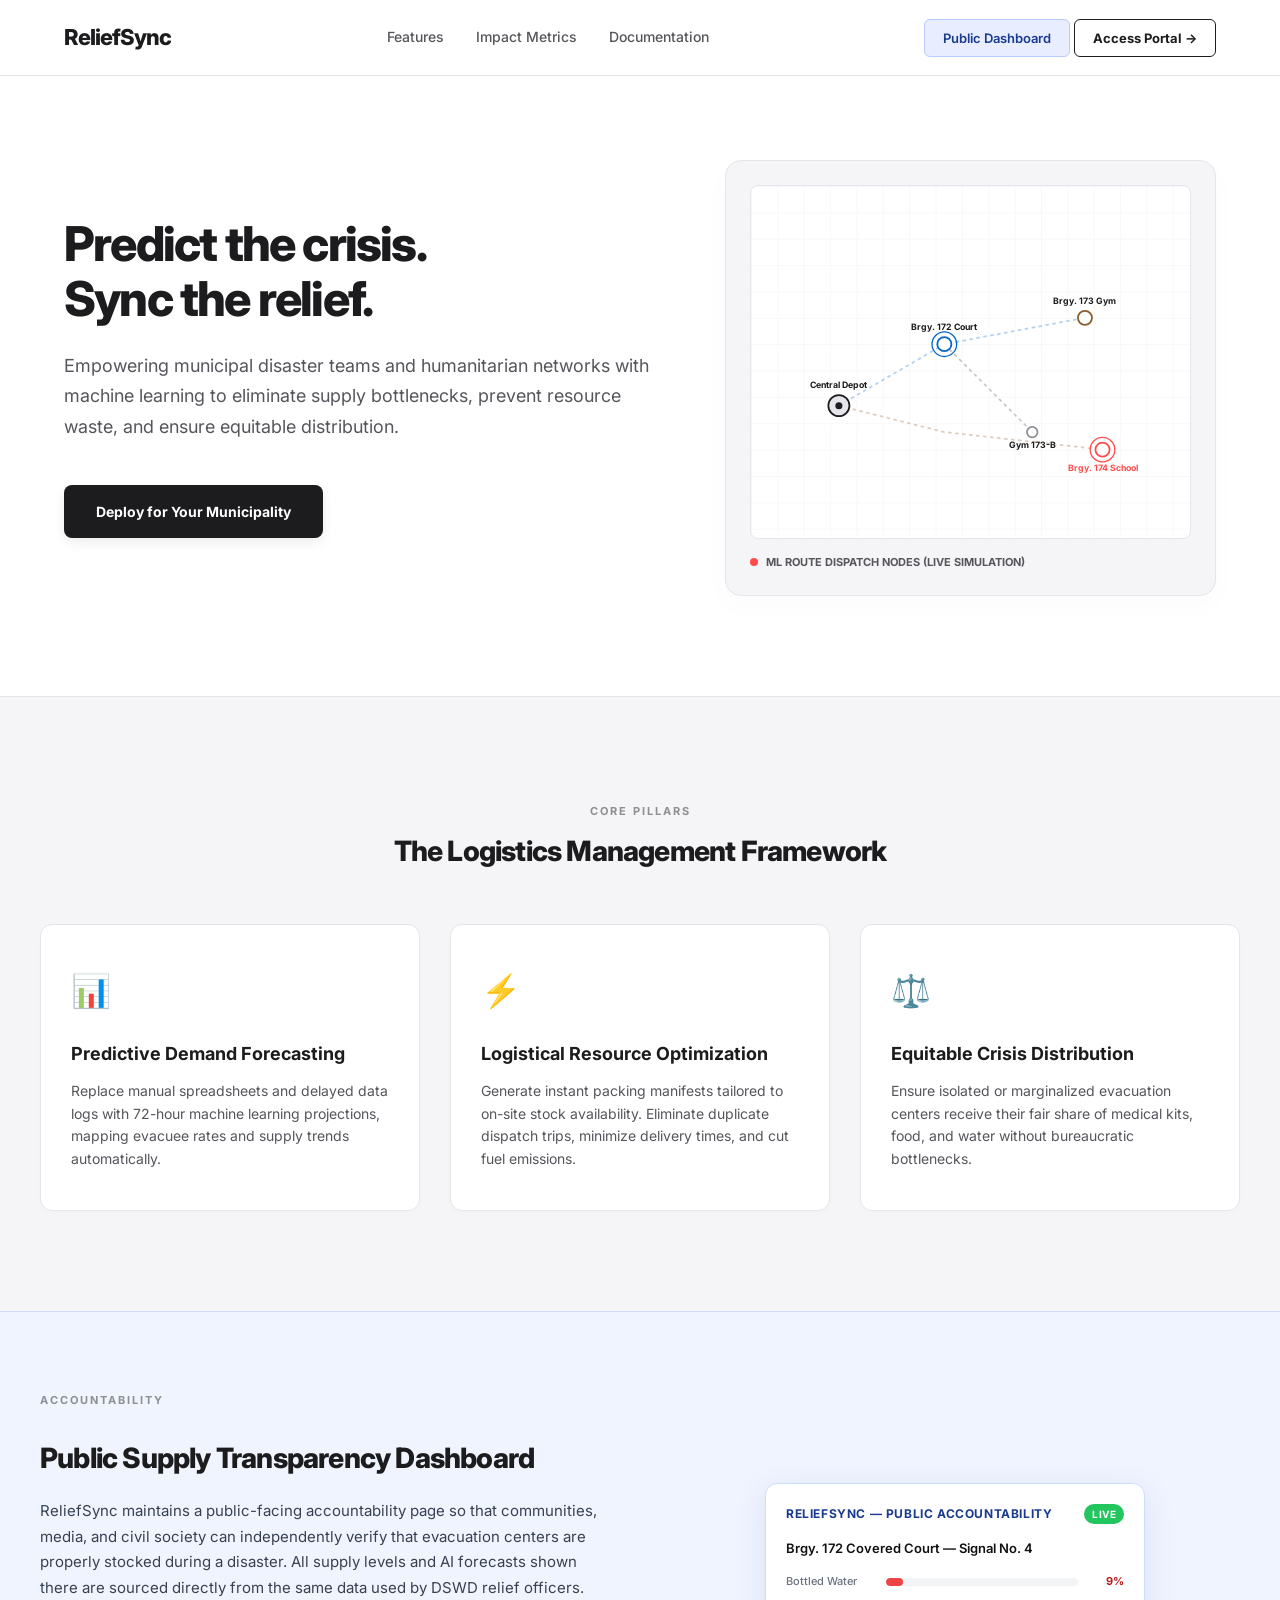
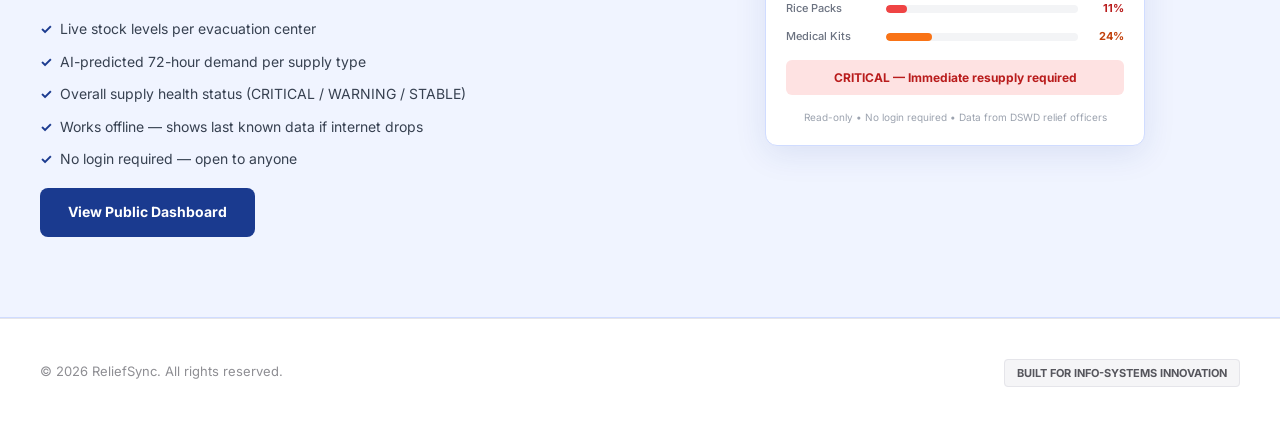
<file: frontend/index.html>
<!DOCTYPE html>
<html lang="en">
<head>
  <meta charset="UTF-8">
  <meta name="viewport" content="width=device-width, initial-scale=1.0">
  <title>ReliefSync — Predictive Supply Forecaster</title>
  <meta name="description" content="Predictive logistics and machine learning-driven inventory optimization for disaster command centers.">
  <!-- Google Fonts: Inter for typography -->
  <link rel="preconnect" href="https://fonts.googleapis.com">
  <link rel="preconnect" href="https://fonts.gstatic.com" crossorigin>
  <link href="https://fonts.googleapis.com/css2?family=Inter:wght@300;400;500;600;700;800&display=swap" rel="stylesheet">
  <link rel="stylesheet" href="style.css">
</head>
<body>

  <!-- Navigation Bar -->
  <header class="navbar">
    <div class="nav-container">
      <a href="index.html" class="logo">ReliefSync</a>
      
      <nav class="nav-links">
        <a href="#features" class="nav-link">Features</a>
        <a href="#impact" class="nav-link" id="link-impact">Impact Metrics</a>
        <a href="#docs" class="nav-link" id="link-docs">Documentation</a>
      </nav>
      
      <div class="nav-actions">
        <a href="public.html" class="public-dashboard-btn" id="nav-public-btn">Public Dashboard</a>
        <a href="login.html" class="portal-btn">Access Portal →</a>
      </div>
    </div>
  </header>

  <!-- Hero Section -->
  <section class="hero-section">
    <div class="hero-container">
      <!-- Hero Left: Text & CTA -->
      <div class="hero-text-block">
        <h1 class="hero-headline">Predict the crisis.<br>Sync the relief.</h1>
        <p class="hero-supporting">
          Empowering municipal disaster teams and humanitarian networks with machine learning to eliminate supply bottlenecks, prevent resource waste, and ensure equitable distribution.
        </p>
        <div style="display:flex;gap:14px;flex-wrap:wrap;align-items:center;">
          <button id="btn-deploy-cta" class="cta-primary-btn">Deploy for Your Municipality</button>
          <a href="research.html" class="cta-secondary-btn" style="padding:14px 28px;border:2px solid rgba(255,255,255,0.3);border-radius:10px;color:#fff;font-weight:700;font-size:1rem;text-decoration:none;backdrop-filter:blur(8px);background:rgba(255,255,255,0.08);transition:all 0.2s;">Research & Methodology ↗</a>
        </div>
      </div>
      
      <!-- Hero Right: SVG Route Map Graphic -->
      <div class="hero-graphic-block">
        <div class="graphic-card">
          <svg class="routes-map-svg" viewBox="0 0 500 400" width="100%" height="100%">
            <!-- Background grid pattern -->
            <defs>
              <pattern id="grid" width="30" height="30" patternUnits="userSpaceOnUse">
                <path d="M 30 0 L 0 0 0 30" fill="none" stroke="#f1f1f4" stroke-width="1"/>
              </pattern>
            </defs>
            <rect width="100%" height="100%" fill="url(#grid)" />

            <!-- Route Paths (Animated) -->
            <path class="route-path path-one" d="M 100 250 L 220 180 L 380 150" />
            <path class="route-path path-two" d="M 100 250 L 220 280 L 400 300" />
            <path class="route-path path-three" d="M 220 180 L 320 280" />

            <!-- Active delivery packet circles -->
            <circle class="delivery-dot dot-one" r="5" fill="#0066cc" />
            <circle class="delivery-dot dot-two" r="5" fill="#8b5a2b" />

            <!-- Node Points -->
            <!-- Base Station / Depot -->
            <g class="map-node node-depot" transform="translate(100, 250)">
              <circle r="12" fill="#e5e5ea" stroke="#1c1c1e" stroke-width="2" />
              <circle r="4" fill="#1c1c1e" />
              <text y="-20" class="node-label">Central Depot</text>
            </g>

            <!-- Node 1: Evac Court -->
            <g class="map-node node-court" transform="translate(220, 180)">
              <circle r="8" fill="#ffffff" stroke="#0066cc" stroke-width="2" />
              <circle class="pulse-ring" r="14" fill="none" stroke="#0066cc" stroke-width="1.5" />
              <text y="-16" class="node-label">Brgy. 172 Court</text>
            </g>

            <!-- Node 2: Gym -->
            <g class="map-node node-gym" transform="translate(380, 150)">
              <circle r="8" fill="#ffffff" stroke="#8b5a2b" stroke-width="2" />
              <text y="-16" class="node-label">Brgy. 173 Gym</text>
            </g>

            <!-- Node 3: School -->
            <g class="map-node node-school" transform="translate(400, 300)">
              <circle r="8" fill="#ffffff" stroke="#ff4b4b" stroke-width="2" />
              <circle class="pulse-ring-alert" r="14" fill="none" stroke="#ff4b4b" stroke-width="1.5" />
              <text y="24" class="node-label alert-node">Brgy. 174 School</text>
            </g>

            <!-- Node 4: Secondary Gym -->
            <g class="map-node node-secondary" transform="translate(320, 280)">
              <circle r="6" fill="#ffffff" stroke="#8e8e93" stroke-width="2" />
              <text y="18" class="node-label">Gym 173-B</text>
            </g>
          </svg>
          <div class="graphic-badge">
            <span class="pulse-bullet"></span> ML Route Dispatch Nodes (Live Simulation)
          </div>
        </div>
      </div>
    </div>
  </section>

  <!-- Problem & Value Proposition Grid -->
  <section class="value-prop-section" id="features">
    <div class="section-container">
      <div class="section-heading-block">
        <span class="section-subtitle">Core Pillars</span>
        <h2 class="section-title">The Logistics Management Framework</h2>
      </div>
      
      <div class="value-grid">
        <!-- Box 1 -->
        <div class="val-box">
          <div class="box-icon">📊</div>
          <h3 class="box-title">Predictive Demand Forecasting</h3>
          <p class="box-desc">
            Replace manual spreadsheets and delayed data logs with 72-hour machine learning projections, mapping evacuee rates and supply trends automatically.
          </p>
        </div>
        
        <!-- Box 2 -->
        <div class="val-box">
          <div class="box-icon">⚡</div>
          <h3 class="box-title">Logistical Resource Optimization</h3>
          <p class="box-desc">
            Generate instant packing manifests tailored to on-site stock availability. Eliminate duplicate dispatch trips, minimize delivery times, and cut fuel emissions.
          </p>
        </div>
        
        <!-- Box 3 -->
        <div class="val-box">
          <div class="box-icon">⚖️</div>
          <h3 class="box-title">Equitable Crisis Distribution</h3>
          <p class="box-desc">
            Ensure isolated or marginalized evacuation centers receive their fair share of medical kits, food, and water without bureaucratic bottlenecks.
          </p>
        </div>
      </div>
    </div>
  </section>

  <!-- Public Transparency Section -->
  <section class="transparency-section" id="transparency">
    <div class="section-container">
      <div class="transparency-inner">
        <div class="transparency-text">
          <span class="section-subtitle">Accountability</span>
          <h2 class="section-title">Public Supply Transparency Dashboard</h2>
          <p class="transparency-desc">
            ReliefSync maintains a public-facing accountability page so that communities, media, and civil society
            can independently verify that evacuation centers are properly stocked during a disaster.
            All supply levels and AI forecasts shown there are sourced directly from the same data used by DSWD relief officers.
          </p>
          <ul class="transparency-list">
            <li>Live stock levels per evacuation center</li>
            <li>AI-predicted 72-hour demand per supply type</li>
            <li>Overall supply health status (CRITICAL / WARNING / STABLE)</li>
            <li>Works offline — shows last known data if internet drops</li>
            <li>No login required — open to anyone</li>
          </ul>
          <a href="public.html" class="transparency-cta-btn">View Public Dashboard</a>
        </div>
        <div class="transparency-preview">
          <div class="preview-card">
            <div class="preview-header">
              <span class="preview-title">ReliefSync — Public Accountability</span>
              <span class="preview-badge">LIVE</span>
            </div>
            <div class="preview-camp">Brgy. 172 Covered Court &mdash; Signal No. 4</div>
            <div class="preview-bars">
              <div class="preview-bar-row">
                <span class="preview-bar-label">Bottled Water</span>
                <div class="preview-bar-track"><div class="preview-bar-fill" style="width:9%;background:#ef4444"></div></div>
                <span class="preview-bar-pct preview-critical">9%</span>
              </div>
              <div class="preview-bar-row">
                <span class="preview-bar-label">Rice Packs</span>
                <div class="preview-bar-track"><div class="preview-bar-fill" style="width:11%;background:#ef4444"></div></div>
                <span class="preview-bar-pct preview-critical">11%</span>
              </div>
              <div class="preview-bar-row">
                <span class="preview-bar-label">Medical Kits</span>
                <div class="preview-bar-track"><div class="preview-bar-fill" style="width:24%;background:#f97316"></div></div>
                <span class="preview-bar-pct preview-warning">24%</span>
              </div>
            </div>
            <div class="preview-alert-strip preview-alert-critical">CRITICAL &mdash; Immediate resupply required</div>
            <div class="preview-readonly-note">Read-only &bull; No login required &bull; Data from DSWD relief officers</div>
          </div>
        </div>
      </div>
    </div>
  </section>

  <!-- Footer -->
  <footer class="footer">
    <div class="footer-container">
      <div class="footer-left">
        <p class="copyright">© 2026 ReliefSync. All rights reserved.</p>
      </div>
      <div class="footer-right">
        <span class="info-badge">Built for Info-Systems Innovation</span>
      </div>
    </div>
  </footer>

  <!-- Deploy Request Modal (Popup Dialog) -->
  <div class="modal-overlay" id="modal-deploy">
    <div class="modal-card">
      <button class="modal-close-btn" id="btn-close-modal">✕</button>
      <div class="modal-header">
        <h3 class="modal-title">Request Municipal Deployment</h3>
        <p class="modal-subtitle">Integrate ReliefSync into your local government disaster planning protocols.</p>
      </div>
      
      <form class="modal-form" id="deploy-request-form">
        <div class="form-group">
          <label for="input-municipality">Municipality / City Name</label>
          <input type="text" id="input-municipality" placeholder="e.g. Metro Manila City" required>
        </div>
        
        <div class="form-group">
          <label for="input-email">Official Contact Email</label>
          <input type="email" id="input-email" placeholder="logistics@municipality.gov" required>
        </div>
        
        <div class="form-group">
          <label for="input-notes">Primary Logistics Concerns</label>
          <textarea id="input-notes" rows="3" placeholder="Describe current bottlenecks (e.g. food delivery delays, spreadsheet tracking issues)"></textarea>
        </div>
        
        <button type="submit" class="modal-submit-btn">Request Integration Code</button>
      </form>
      
      <!-- Success State -->
      <div class="modal-success hidden" id="modal-success-state">
        <div class="success-icon">✓</div>
        <h4>Request Submitted</h4>
        <p>Your municipal logistics analysis request has been logged. Our implementation team will contact your office within 24 hours.</p>
        <button class="success-close-btn" id="btn-success-ok">Close Window</button>
      </div>
    </div>
  </div>

  <!-- Info Modal for Links -->
  <div class="modal-overlay" id="modal-info">
    <div class="modal-card info-card">
      <button class="modal-close-btn" id="btn-close-info">✕</button>
      <h3 class="modal-title" id="info-modal-title">Document View</h3>
      <div class="info-modal-content" id="info-modal-content">
        <!-- Dynamic content injected here -->
      </div>
      <button class="modal-submit-btn" id="btn-info-ok" style="margin-top: 25px;">Understood</button>
    </div>
  </div>

  <script src="script.js"></script>
</body>
</html>
</file>
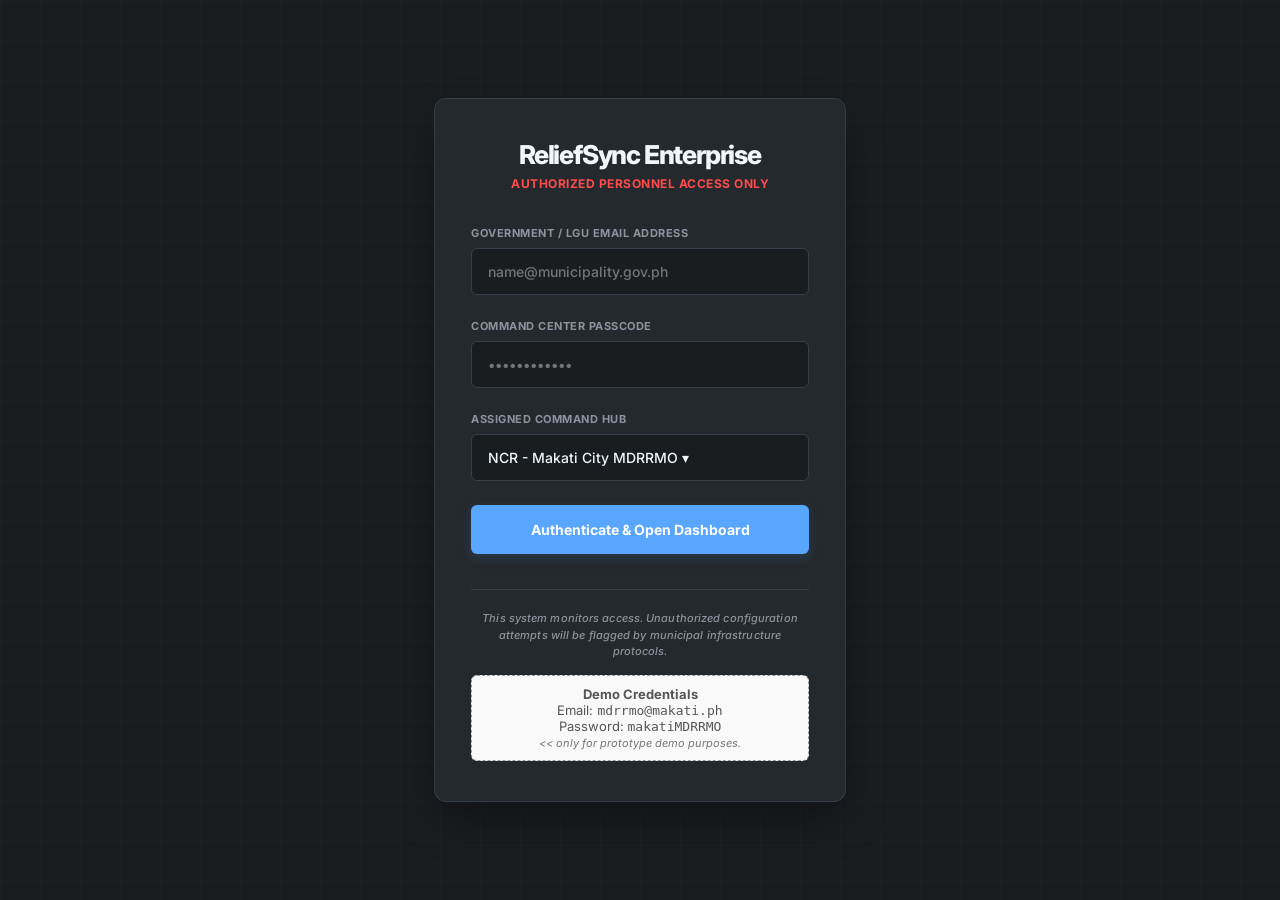
<file: frontend/login.html>
<!DOCTYPE html>
<html lang="en">
<head>
  <meta charset="UTF-8">
  <meta name="viewport" content="width=device-width, initial-scale=1.0">
  <title>ReliefSync Enterprise — Authorized Access</title>
  <meta name="description" content="Authorized secure access portal for LGU command centers and logistics personnel.">
  <!-- Google Fonts: Inter -->
  <link rel="preconnect" href="https://fonts.googleapis.com">
  <link rel="preconnect" href="https://fonts.gstatic.com" crossorigin>
  <link href="https://fonts.googleapis.com/css2?family=Inter:wght@400;500;600;700;800&display=swap" rel="stylesheet">
  <link rel="stylesheet" href="login.css">
</head>
<body>

  <!-- Background security overlay patterns -->
  <div class="secure-bg-overlay"></div>

  <!-- Center Aligned Login Card Container -->
  <main class="login-wrapper">
    <div class="login-card">
      
      <!-- Card Header -->
      <header class="login-header">
        <h1 class="brand-title">ReliefSync Enterprise</h1>
        <p class="brand-subtitle">Authorized Personnel Access Only</p>
      </header>

      <!-- Secure Login Form -->
      <form id="login-form" class="login-form">
        
        <!-- Field 1: Email -->
        <div class="form-group">
          <label for="email-input">Government / LGU Email Address</label>
          <input 
            type="email" 
            id="email-input" 
            placeholder="name@municipality.gov.ph" 
            required 
            autocomplete="email"
          >
        </div>

        <!-- Field 2: Passcode -->
        <div class="form-group">
          <label for="passcode-input">Command Center Passcode</label>
          <input 
            type="password" 
            id="passcode-input" 
            placeholder="••••••••••••" 
            required 
            autocomplete="current-password"
          >
        </div>

        <!-- Field 3: Assigned Command Hub Dropdown -->
        <div class="form-group">
          <label for="hub-select">Assigned Command Hub</label>
          <div class="custom-select-wrapper">
            <select id="hub-select" required>
              <option value="makati">NCR - Makati City MDRRMO ▾</option>
              <option value="quezon">NCR - Quezon City DRRMC ▾</option>
              <option value="manila">NCR - Manila City Disaster Office ▾</option>
            </select>
          </div>
        </div>

        <!-- Submission Button -->
        <button type="submit" id="btn-authenticate" class="auth-btn">
          <span class="btn-text">Authenticate & Open Dashboard</span>
          <span class="btn-spinner hidden">
            <svg class="spinner" viewBox="0 0 50 50">
              <circle class="path" cx="25" cy="25" r="20" fill="none" stroke-width="5"></circle>
            </svg>
            Verifying Credentials...
          </span>
        </button>

      </form>

      <!-- System Warning Disclaimer & Demo Note -->
      <footer class="login-footer">
        <p class="disclaimer-text">
          This system monitors access. Unauthorized configuration attempts will be flagged by municipal infrastructure protocols.
        </p>
        <div style="margin-top: 15px; padding: 10px; border: 1px dashed #999; border-radius: 6px; text-align: center; font-size: 13px; color: #555; background: #f9f9f9;">
          <strong>Demo Credentials</strong><br>
          Email: <code>mdrrmo@makati.ph</code><br>
          Password: <code>makatiMDRRMO</code><br>
          <em style="font-size: 11px; opacity: 0.8;">&lt;&lt; only for prototype demo purposes.</em>
        </div>
      </footer>

    </div>
  </main>

  <script src="login.js"></script>
</body>
</html>
</file>
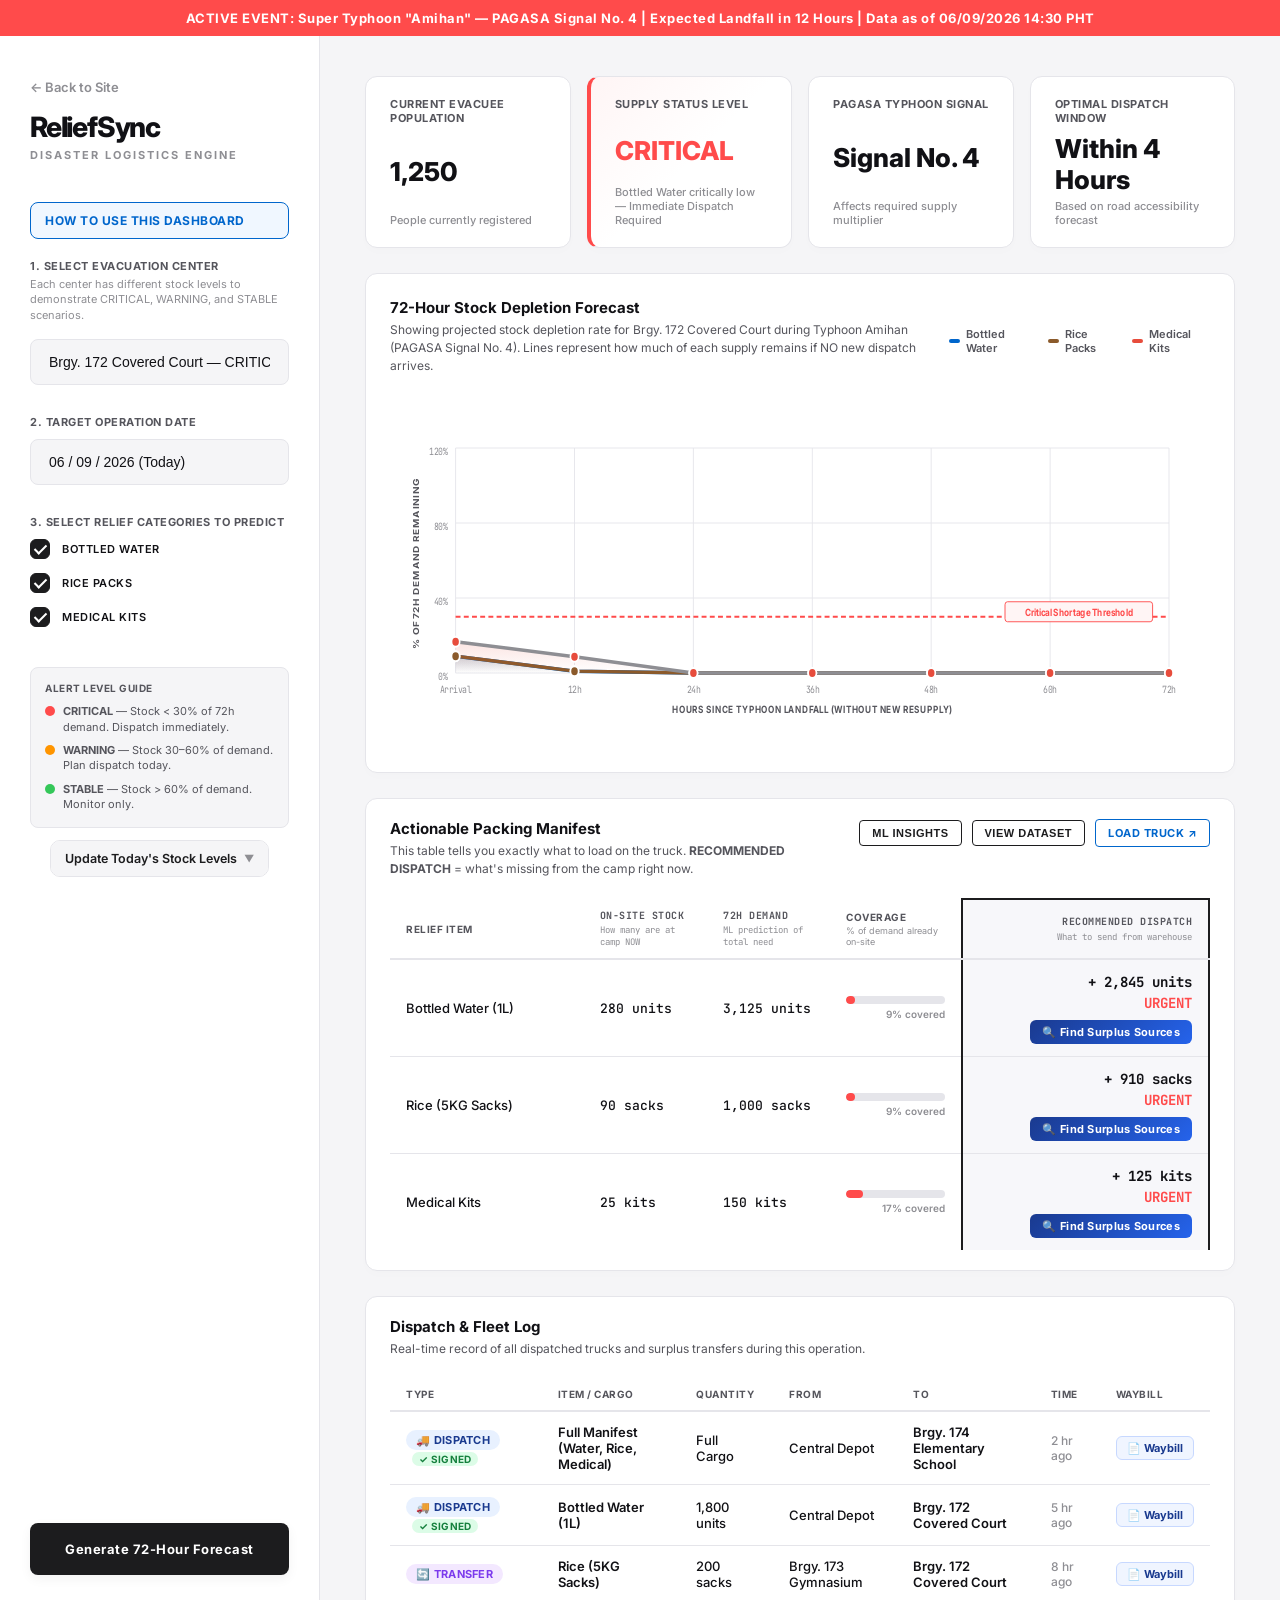
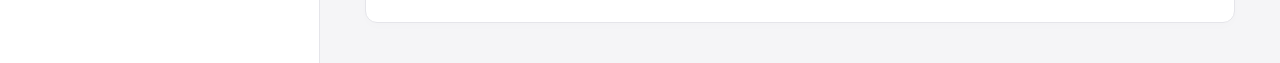
<file: frontend/portal.html>
<!DOCTYPE html>
<html lang="en">
<head>
  <meta charset="UTF-8">
  <meta name="viewport" content="width=device-width, initial-scale=1.0">
  <title>ReliefSync Dashboard — Predictive Supply Forecaster</title>
  <meta name="description" content="AI-driven disaster logistics engine for real-time dispatch forecasting and inventory optimization.">
  <link rel="preconnect" href="https://fonts.googleapis.com">
  <link rel="preconnect" href="https://fonts.gstatic.com" crossorigin>
  <link href="https://fonts.googleapis.com/css2?family=Inter:wght@300;400;500;600;700;800&family=JetBrains+Mono:wght@400;500;700&display=swap" rel="stylesheet">
  <link rel="stylesheet" href="portal.css">
</head>
<body>

  <!-- Active Crisis Event Banner -->
  <div class="crisis-banner">
    ACTIVE EVENT: Super Typhoon "Amihan" — PAGASA Signal No. 4 | Expected Landfall in 12 Hours | Data as of 06/09/2026 14:30 PHT
  </div>

  <div class="split-pane">

    <!-- ═══════════════════════════════════════════════════
         LEFT SIDEBAR — Control Panel
    ════════════════════════════════════════════════════ -->
    <aside class="sidebar">
      <div class="sidebar-top">

        <div class="brand-block">
          <a href="index.html" class="back-home-link">← Back to Site</a>
          <h1 id="app-title">ReliefSync</h1>
          <p class="subtitle">Disaster Logistics Engine</p>
        </div>

        <!-- Quick Guide Button -->
        <button id="btn-open-guide" class="guide-btn" title="How to use this dashboard">
          How to Use This Dashboard
        </button>

        <!-- Controls Form -->
        <div class="controls-form">

          <!-- Step 1: Select Camp -->
          <div class="form-group">
            <label for="evac-center-select">1. Select Evacuation Center</label>
            <p class="form-hint">
              Each center has different stock levels to demonstrate CRITICAL, WARNING, and STABLE scenarios.
            </p>
            <div class="custom-select-wrapper">
              <select id="evac-center-select" name="evac-center">
                <option value="brgy_172">Brgy. 172 Covered Court — CRITICAL</option>
                <option value="brgy_173">Brgy. 173 Gymnasium — STABLE</option>
                <option value="brgy_174">Brgy. 174 Elementary School — WARNING</option>
              </select>
            </div>
          </div>

          <!-- Step 2: Date -->
          <div class="form-group">
            <label for="operation-date-select">2. Target Operation Date</label>
            <div class="custom-select-wrapper">
              <select id="operation-date-select" name="operation-date">
                <option value="2026-06-08">06 / 08 / 2026</option>
                <option value="2026-06-09" selected>06 / 09 / 2026 (Today)</option>
                <option value="2026-06-10">06 / 10 / 2026</option>
              </select>
            </div>
          </div>

          <!-- Step 3: Categories -->
          <div class="form-group">
            <label class="group-label">3. Select Relief Categories to Predict</label>
            <div class="checkbox-group">
              <label class="checkbox-label" for="category-water">
                <input type="checkbox" id="category-water" name="categories" value="water" checked>
                <span class="custom-checkbox"></span>
                <span class="label-text">Bottled Water</span>
              </label>
              <label class="checkbox-label" for="category-rice">
                <input type="checkbox" id="category-rice" name="categories" value="rice" checked>
                <span class="custom-checkbox"></span>
                <span class="label-text">Rice Packs</span>
              </label>
              <label class="checkbox-label" for="category-medical">
                <input type="checkbox" id="category-medical" name="categories" value="medical" checked>
                <span class="custom-checkbox"></span>
                <span class="label-text">Medical Kits</span>
              </label>
            </div>
          </div>

          <!-- Alert Level Legend -->
          <div class="legend-box">
            <p class="legend-title">Alert Level Guide</p>
            <div class="legend-row">
              <span class="legend-dot" style="background:#ff4b4b"></span>
              <span><strong>CRITICAL</strong> — Stock &lt; 30% of 72h demand. Dispatch immediately.</span>
            </div>
            <div class="legend-row">
              <span class="legend-dot" style="background:#FF9500"></span>
              <span><strong>WARNING</strong> — Stock 30–60% of demand. Plan dispatch today.</span>
            </div>
            <div class="legend-row">
              <span class="legend-dot" style="background:#34C759"></span>
              <span><strong>STABLE</strong> — Stock &gt; 60% of demand. Monitor only.</span>
            </div>
          </div>

        </div><!-- /controls-form -->

        <!-- Fix 2: Daily Stock Update Panel -->
        <div class="stock-update-panel" id="stock-update-panel">
          <button class="stock-panel-toggle" id="btn-toggle-stock-panel">
            <span>Update Today's Stock Levels</span>
            <span class="toggle-arrow" id="stock-toggle-arrow">▼</span>
          </button>
          <div class="stock-panel-body" id="stock-panel-body">
            <div class="stock-update-note">
              Update these numbers each day with the physical inventory count from the camp logbook. ReliefSync will immediately recalculate the dispatch recommendation.
            </div>
            <div class="stock-input-row">
              <label for="input-stock-water">Bottled Water (units)</label>
              <input type="number" id="input-stock-water" min="0" placeholder="0" class="stock-number-input">
            </div>
            <div class="stock-input-row">
              <label for="input-stock-rice">Rice Packs (sacks)</label>
              <input type="number" id="input-stock-rice" min="0" placeholder="0" class="stock-number-input">
            </div>
            <div class="stock-input-row">
              <label for="input-stock-medical">Medical Kits</label>
              <input type="number" id="input-stock-medical" min="0" placeholder="0" class="stock-number-input">
            </div>
            <button id="btn-apply-stock" class="apply-stock-btn">Apply & Recalculate</button>
            <div class="stock-last-updated" id="stock-last-updated"></div>
          </div>
        </div>

      </div><!-- /sidebar-top -->

      <!-- Action Button -->
      <div class="sidebar-bottom">
        <button id="btn-generate-forecast" class="primary-btn">
          <span class="btn-content">Generate 72-Hour Forecast</span>
          <span class="btn-loader hidden">
            <svg class="spinner" viewBox="0 0 50 50">
              <circle class="path" cx="25" cy="25" r="20" fill="none" stroke-width="5"></circle>
            </svg>
            Calculating Forecast...
          </span>
        </button>
      </div>
    </aside>

    <!-- ═══════════════════════════════════════════════════
         MAIN CONTENT — Dashboard
    ════════════════════════════════════════════════════ -->
    <main class="main-content">

      <!-- ── ROW A: Status Cards ── -->
      <section class="dashboard-row row-status" id="row-status">

        <div class="status-card" id="card-population">
          <span class="card-label">Current Evacuee Population</span>
          <span class="card-value" id="val-population">1,250</span>
          <div class="card-indicator">People currently registered</div>
        </div>

        <div class="status-card" id="card-alert">
          <span class="card-label">Supply Status Level</span>
          <span class="card-value alert-text" id="val-alert">CALCULATING...</span>
          <div class="card-indicator" id="alert-indicator-text">Analyzing stock vs. demand...</div>
        </div>

        <div class="status-card" id="card-signal">
          <span class="card-label">PAGASA Typhoon Signal</span>
          <span class="card-value" id="val-pagasa-signal">Signal No. 4</span>
          <div class="card-indicator">Affects required supply multiplier</div>
        </div>

        <div class="status-card" id="card-window">
          <span class="card-label">Optimal Dispatch Window</span>
          <span class="card-value" id="val-window">Within 4 Hours</span>
          <div class="card-indicator">Based on road accessibility forecast</div>
        </div>

      </section>

      <!-- ── ROW B: Demand Depletion Chart ── -->
      <section class="dashboard-row row-chart" id="row-chart">
        <div class="chart-container-box">

          <div class="chart-header">
            <div>
              <h2 class="section-title">72-Hour Stock Depletion Forecast</h2>
              <p class="chart-subtitle" id="chart-subtitle">
                Each line shows how much stock remains over time if NO new supplies arrive.
                When a line crosses the red dashed line, that item is in critical shortage.
                Hover over a dot to see exact values.
              </p>
            </div>
            <div class="chart-legend" id="chart-legend"></div>
          </div>

          <div class="svg-wrapper" id="svg-wrapper">
            <svg id="demand-chart" viewBox="0 0 1000 350" preserveAspectRatio="none">
              <defs>
                <linearGradient id="gradient-water" x1="0" y1="0" x2="0" y2="1">
                  <stop offset="0%" stop-color="#0066cc" stop-opacity="0.15"/>
                  <stop offset="100%" stop-color="#0066cc" stop-opacity="0.0"/>
                </linearGradient>
                <linearGradient id="gradient-rice" x1="0" y1="0" x2="0" y2="1">
                  <stop offset="0%" stop-color="#8b5a2b" stop-opacity="0.15"/>
                  <stop offset="100%" stop-color="#8b5a2b" stop-opacity="0.0"/>
                </linearGradient>
                <linearGradient id="gradient-medical" x1="0" y1="0" x2="0" y2="1">
                  <stop offset="0%" stop-color="#e74c3c" stop-opacity="0.15"/>
                  <stop offset="100%" stop-color="#e74c3c" stop-opacity="0.0"/>
                </linearGradient>
              </defs>

              <!-- Grid lines -->
              <g class="grid-lines-y">
                <line x1="80" y1="50"  x2="950" y2="50" />
                <line x1="80" y1="125" x2="950" y2="125" />
                <line x1="80" y1="200" x2="950" y2="200" />
                <line x1="80" y1="275" x2="950" y2="275" />
              </g>
              <g class="grid-lines-x">
                <line x1="80"  y1="50" x2="80"  y2="275" />
                <line x1="225" y1="50" x2="225" y2="275" />
                <line x1="370" y1="50" x2="370" y2="275" />
                <line x1="515" y1="50" x2="515" y2="275" />
                <line x1="660" y1="50" x2="660" y2="275" />
                <line x1="805" y1="50" x2="805" y2="275" />
                <line x1="950" y1="50" x2="950" y2="275" />
              </g>

              <!-- Safety Buffer Threshold line (20% of demand) -->
              <line id="buffer-threshold-line" x1="80" y1="240" x2="950" y2="240" stroke-dasharray="6 4" />
              <g class="annotation-layer">
                <rect x="750" y="230" width="180" height="20" rx="3" fill="#fff5f5" stroke="#ff4b4b" stroke-width="1" />
                <text x="840" y="244" class="annotation-text">Critical Shortage Threshold</text>
              </g>

              <!-- Axis titles -->
              <text x="35" y="165" class="axis-title y-axis-title" transform="rotate(-90 35 165)">% of 72h Demand Remaining</text>
              <text x="515" y="315" class="axis-title x-axis-title">Hours Since Typhoon Landfall (without new resupply)</text>

              <!-- Y-Axis tick labels (updated by JS auto-scaler) -->
              <text x="70" y="54"  class="tick-label label-y" id="ytick-top">4,000</text>
              <text x="70" y="129" class="tick-label label-y" id="ytick-mid1">2,500</text>
              <text x="70" y="204" class="tick-label label-y" id="ytick-mid2">1,000</text>
              <text x="70" y="279" class="tick-label label-y" id="ytick-bot">0</text>

              <!-- X-Axis tick labels -->
              <text x="80"  y="295" class="tick-label label-x">Arrival</text>
              <text x="225" y="295" class="tick-label label-x">12h</text>
              <text x="370" y="295" class="tick-label label-x">24h</text>
              <text x="515" y="295" class="tick-label label-x">36h</text>
              <text x="660" y="295" class="tick-label label-x">48h</text>
              <text x="805" y="295" class="tick-label label-x">60h</text>
              <text x="950" y="295" class="tick-label label-x">72h</text>

              <g id="chart-paths-container"></g>
              <g id="chart-dots-container"></g>
            </svg>
            <div class="chart-tooltip" id="chart-tooltip"></div>
          </div>

        </div>
      </section>

      <!-- ── ROW C: Packing Manifest ── -->
      <section class="dashboard-row row-manifest" id="row-manifest">
        <div class="manifest-container-box">

          <div class="manifest-header">
            <div>
              <h2 class="section-title">Actionable Packing Manifest</h2>
              <p class="manifest-subtitle">
                This table tells you exactly what to load on the truck.
                <strong>RECOMMENDED DISPATCH</strong> = what's missing from the camp right now.
              </p>
            </div>
            <div class="manifest-actions">
              <button id="btn-ml-insights" class="secondary-btn">ML Insights</button>
              <button id="btn-view-dataset" class="secondary-btn">View Dataset</button>
              <a href="warehouse.html" class="warehouse-link-btn" target="_blank">Load Truck ↗</a>
            </div>
          </div>

          <div class="table-wrapper">
            <table class="manifest-table" id="manifest-table">
              <thead>
                <tr>
                  <th class="col-item">Relief Item</th>
                  <th class="col-stock">On-Site Stock<br><small>How many are at camp NOW</small></th>
                  <th class="col-demand">72H Demand<br><small>ML prediction of total need</small></th>
                  <th class="col-deficit">Coverage<br><small>% of demand already on-site</small></th>
                  <th class="col-dispatch highlight-column">RECOMMENDED DISPATCH<br><small>What to send from warehouse</small></th>
                </tr>
              </thead>
              <tbody id="manifest-table-body">
                <tr>
                  <td colspan="5" style="text-align:center;color:var(--color-text-muted);padding:30px;">
                    Select a center and click <strong>Generate 72-Hour Forecast</strong> to load data.
                  </td>
                </tr>
              </tbody>
            </table>
          </div>

        </div>
      </section>

      <!-- ── ROW D: Dispatch & Fleet Log ── -->
      <section class="dashboard-row row-trucklog" id="row-trucklog">
        <div class="trucklog-container-box">
          <div class="manifest-header">
            <div>
              <h2 class="section-title">Dispatch & Fleet Log</h2>
              <p class="manifest-subtitle">Real-time record of all dispatched trucks and surplus transfers during this operation.</p>
            </div>
          </div>
          <div class="table-wrapper">
            <table class="manifest-table" id="truck-log-table">
              <thead>
                <tr>
                  <th>Type</th>
                  <th>Item / Cargo</th>
                  <th>Quantity</th>
                  <th>From</th>
                  <th>To</th>
                  <th>Time</th>
                  <th>Waybill</th>
                </tr>
              </thead>
              <tbody id="truck-log-body">
                <tr><td colspan="6" style="text-align:center;padding:20px;color:var(--color-text-muted);">Loading log...</td></tr>
              </tbody>
            </table>
          </div>
        </div>
      </section>

    </main>
  </div>

  <!-- ═══════════════════════════════════════════════════
       MODAL: ML Insights
  ════════════════════════════════════════════════════ -->
  <div class="modal-overlay hidden" id="modal-insights">
    <div class="modal-card modal-wide">
      <button class="modal-close-btn" id="btn-close-insights">✕</button>
      <div class="modal-header">
        <h3 class="modal-title">ML Prediction Insights</h3>
        <p class="modal-subtitle">Transparent math breakdown — exactly how the AI computed each number.</p>
      </div>
      <div class="insights-content" id="insights-content">
        <p style="color:var(--color-text-muted);">Loading insights...</p>
      </div>
    </div>
  </div>

  <!-- ═══════════════════════════════════════════════════
       MODAL: Dataset Management Center
  ════════════════════════════════════════════════════ -->
  <div class="modal-overlay hidden" id="modal-dataset">
    <div class="modal-card modal-wide">
      <button class="modal-close-btn" id="btn-close-dataset">✕</button>
      <div class="modal-header">
        <h3 class="modal-title">Dataset Management Center</h3>
        <p class="modal-subtitle">Browse the active database, download templates, upload historical CSVs, and retrain the ML model dynamically.</p>
      </div>

      <!-- Tab Navigation -->
      <div class="modal-tabs">
        <button class="modal-tab-btn active" id="tab-btn-view" data-tab="tab-dataset-view">Dataset Viewer</button>
        <button class="modal-tab-btn" id="tab-btn-upload" data-tab="tab-dataset-upload">Upload & Retrain Model</button>
        <button class="modal-tab-btn" id="tab-btn-sources" data-tab="tab-dataset-sources">Sources & Methodology</button>
      </div>

      <div class="insights-content">

        <!-- Tab 1: Dataset Viewer -->
        <div id="tab-dataset-view" class="tab-pane">

          <!-- Fix 1: AI Training Info Card -->
          <div class="training-info-card">
            <div class="training-info-header">
              <span class="training-info-title">AI Training Dataset</span>
              <div class="training-info-badges">
                <span class="training-badge">150 Records</span>
                <span class="training-badge">Linear Regression</span>
                <span class="training-badge">R&sup2; = 79.38%</span>
                <span class="training-badge">MAE = 1,216 units</span>
              </div>
            </div>
            <p class="training-info-desc">
              The rows below are what this machine learning model was trained on. Each row represents one historical typhoon event — camp population, PAGASA signal strength, supply category, and how many units were actually consumed. The AI's demand formula was <strong>learned entirely from these records</strong>, not hard-coded.
            </p>
            <div class="training-info-columns">
              <div class="training-col-item"><span class="col-pill">camp_id</span> Which evacuation center (1, 2, or 3)</div>
              <div class="training-col-item"><span class="col-pill">supply_category_id</span> 1 = Water &nbsp; 2 = Rice &nbsp; 3 = Medical</div>
              <div class="training-col-item"><span class="col-pill">current_population</span> Number of evacuees at the time</div>
              <div class="training-col-item"><span class="col-pill">pagasa_signal</span> Storm severity (1–5)</div>
              <div class="training-col-item"><span class="col-pill">units_consumed</span> Actual demand the AI learned to predict</div>
            </div>
            <a id="link-download-training-csv" href="#" class="download-training-csv-btn">Download Training CSV</a>
          </div>

          <div class="dataset-viewer-controls" style="display:flex;justify-content:space-between;align-items:center;margin-bottom:15px;background:var(--color-fill-light);padding:10px 15px;border-radius:8px;">
            <span class="viewer-summary" id="viewer-summary" style="font-size:13px;color:var(--color-text-muted);">Showing records ...</span>
            <div class="pagination-controls" style="display:flex;align-items:center;gap:10px;">
              <button id="btn-page-prev" class="secondary-btn" style="padding:6px 12px;font-size:12px;">← Prev</button>
              <span id="page-indicator" class="page-indicator" style="font-size:13px;font-weight:600;">Page 1 of 1</span>
              <button id="btn-page-next" class="secondary-btn" style="padding:6px 12px;font-size:12px;">Next →</button>
            </div>
          </div>
          <div class="table-wrapper mini-wrapper" style="max-height: 320px; overflow-y: auto;">
            <table class="dataset-table viewer-table" style="width: 100%; border-collapse: collapse; font-size: 13px;">
              <thead>
                <tr style="background:var(--color-fill-light); border-bottom: 2px solid var(--color-border);">
                  <th style="padding:10px;text-align:left;">Row #</th>
                  <th style="padding:10px;text-align:left;">Camp ID</th>
                  <th style="padding:10px;text-align:left;">Relief Category</th>
                  <th style="padding:10px;text-align:left;">Evacuee Population</th>
                  <th style="padding:10px;text-align:left;">PAGASA Signal</th>
                  <th style="padding:10px;text-align:left;">Units Consumed (Demand)</th>
                </tr>
              </thead>
              <tbody id="viewer-table-body">
                <tr>
                  <td colspan="6" style="text-align:center;padding:30px;color:var(--color-text-muted);">Loading active dataset...</td>
                </tr>
              </tbody>
            </table>
          </div>
        </div>

        <!-- Tab 2: Upload & Retrain -->
        <div id="tab-dataset-upload" class="tab-pane hidden">
          <div class="upload-split" style="display:grid;grid-template-columns:1.2fr 1fr;gap:20px;margin-top:5px;">
            <!-- Left Side: Upload zone -->
            <div class="upload-left" style="display:flex;flex-direction:column;gap:10px;">
              <h4 style="margin:0 0 5px 0;font-size:14px;color:var(--color-text);">Retrain Machine Learning Engine</h4>
              <p style="color:var(--color-text-muted);font-size:12.5px;margin:0 0 10px 0;line-height:1.4;">
                Upload a custom disaster relief dataset as a CSV. The system will validate the schema, overwrite the active database, and calculate new model weights immediately.
              </p>

              <!-- Download Template Button -->
              <a href="#" id="link-download-template" class="secondary-btn download-btn-block" style="text-decoration:none;display:block;text-align:center;font-weight:600;padding:10px;background:#f2f2f7;border:1px solid #d1d1d6;border-radius:8px;color:#007aff;transition:all 0.2s;">
                📥 Download Active CSV Dataset
              </a>

              <!-- Drag and Drop Zone -->
              <div class="upload-drop-zone" id="upload-drop-zone" style="border: 2px dashed #007aff; border-radius: 8px; padding: 25px 15px; text-align: center; background: rgba(0, 122, 255, 0.03); transition: all 0.2s; cursor: pointer; display: flex; flex-direction: column; align-items: center; justify-content: center; gap: 8px;">
                <div class="drop-zone-icon" style="font-size:32px;">📁</div>
                <div class="drop-zone-text" style="font-size:13px;font-weight:600;color:var(--color-text);">Drag & Drop CSV File Here</div>
                <div class="drop-zone-or" style="font-size:11px;color:var(--color-text-muted);text-transform:uppercase;">or</div>
                <button class="primary-btn choose-file-btn" style="padding:6px 14px;font-size:12px;margin:0;" onclick="document.getElementById('file-upload-input').click();">Browse Files</button>
                <input type="file" id="file-upload-input" accept=".csv" style="display:none;">
              </div>
              <div id="upload-status-msg" class="upload-status-msg hidden" style="font-size:12.5px;padding:10px;border-radius:6px;margin-top:5px;line-height:1.4;"></div>
            </div>

            <!-- Right Side: Metrics and Console -->
            <div class="upload-right" style="display:flex;flex-direction:column;gap:10px;">
              <h4 style="margin:0;font-size:14px;color:var(--color-text);">Training Results Summary</h4>

              <!-- Visual Metrics Comparison -->
              <div class="metrics-comparison-grid" style="display:grid;grid-template-columns:1fr 1fr;gap:10px;">
                <div class="metric-compare-card" style="background:var(--color-fill-light);padding:10px;border-radius:8px;border-left:3px solid #007aff;">
                  <span class="compare-label" style="font-size:11px;color:var(--color-text-muted);font-weight:600;text-transform:uppercase;display:block;">R² Score</span>
                  <div class="compare-values" style="display:flex;align-items:center;gap:6px;margin:5px 0;">
                    <span class="val-before" id="val-r2-before" style="font-size:15px;font-weight:700;color:var(--color-text-muted);">79.38%</span>
                    <span class="compare-arrow" style="font-size:12px;color:var(--color-text-muted);">→</span>
                    <span class="val-after" id="val-r2-after" style="font-size:16px;font-weight:700;color:#34C759;">--</span>
                  </div>
                  <span class="compare-desc" style="font-size:10px;color:var(--color-text-muted);display:block;">Model accuracy</span>
                </div>
                <div class="metric-compare-card" style="background:var(--color-fill-light);padding:10px;border-radius:8px;border-left:3px solid #FF9500;">
                  <span class="compare-label" style="font-size:11px;color:var(--color-text-muted);font-weight:600;text-transform:uppercase;display:block;">MAE (Error)</span>
                  <div class="compare-values" style="display:flex;align-items:center;gap:6px;margin:5px 0;">
                    <span class="val-before" id="val-mae-before" style="font-size:15px;font-weight:700;color:var(--color-text-muted);">1,216 u</span>
                    <span class="compare-arrow" style="font-size:12px;color:var(--color-text-muted);">→</span>
                    <span class="val-after" id="val-mae-after" style="font-size:16px;font-weight:700;color:#34C759;">--</span>
                  </div>
                  <span class="compare-desc" style="font-size:10px;color:var(--color-text-muted);display:block;">Avg prediction deviation</span>
                </div>
              </div>

              <!-- Terminal console -->
              <div class="terminal-logs-header" style="font-size:11px;font-weight:700;text-transform:uppercase;color:var(--color-text-muted);margin-top:5px;display:flex;justify-content:space-between;align-items:center;">
                <span>Training Logs Console</span>
                <span id="terminal-pulse" style="width:8px;height:8px;border-radius:50%;background:#8e8e93;display:inline-block;"></span>
              </div>
              <pre class="terminal-logs" id="retrain-terminal" style="margin:0;padding:12px;background:#1c1c1e;color:#30d158;font-family:'JetBrains Mono', monospace;font-size:11.5px;border-radius:8px;height:140px;overflow-y:auto;border:1px solid #2c2c2e;line-height:1.4;white-space:pre-wrap;">> Console initialized. Waiting for CSV upload...</pre>
            </div>
          </div>
        </div>

        <!-- Tab 3: Sources & Methodology -->
        <div id="tab-dataset-sources" class="tab-pane hidden">
          <div class="dataset-section">
            <h4 style="margin:0 0 8px 0;font-size:14px;">Philippine Disaster Data Foundation</h4>
            <p style="margin:0 0 12px 0;line-height:1.4;">ReliefSync's ML model is trained on DSWD/NDRRMC-grounded historical patterns, rather than generic global data. The baseline multipliers are sourced from:</p>
            <ul class="dataset-list" style="margin:0;padding-left:20px;display:flex;flex-direction:column;gap:12px;font-size:13px;line-height:1.4;">
              <li>
                <strong>NDRRMC (National Disaster Risk Reduction and Management Council)</strong><br>
                Incident report structure, camp population ranges, and supply demand baselines used in actual typhoon operations in Luzon.
                <a href="https://ndrrmc.gov.ph" target="_blank" class="dataset-link" style="color:#007aff;text-decoration:none;">ndrrmc.gov.ph ↗</a>
              </li>
              <li>
                <strong>PAGASA Tropical Cyclone Wind Signal Classification (Signal 1–5)</strong><br>
                The Philippine Atmospheric, Geophysical and Astronomical Services Administration's official storm signal system is our weather severity input.
                Signal 5 = catastrophic (185+ km/h), Signal 1 = minimal (60 km/h).
                <a href="https://www.pagasa.dost.gov.ph" target="_blank" class="dataset-link" style="color:#007aff;text-decoration:none;">pagasa.dost.gov.ph ↗</a>
              </li>
              <li>
                <strong>SPHERE Humanitarian Standards (2018)</strong><br>
                The internationally recognized minimum standards for disaster relief operations.
                Water: 15L per person/day. Rice: 400g per person/day. These form our base consumption rates.
                <a href="https://spherestandards.org" target="_blank" class="dataset-link" style="color:#007aff;text-decoration:none;">spherestandards.org ↗</a>
              </li>
              <li>
                <strong>DSWD (Dept. of Social Welfare and Development) Family Food Packs</strong><br>
                Standard Philippine government relief pack composition used to calibrate our rice and supply units.
                <a href="https://www.dswd.gov.ph" target="_blank" class="dataset-link" style="color:#007aff;text-decoration:none;">dswd.gov.ph ↗</a>
              </li>
            </ul>
          </div>
        </div>

      </div>
    </div>
  </div>

  <!-- ═══════════════════════════════════════════════════
       MODAL: How to Use Guide
  ════════════════════════════════════════════════════ -->
  <div class="modal-overlay hidden" id="modal-guide">
    <div class="modal-card modal-wide">
      <button class="modal-close-btn" id="btn-close-guide">✕</button>
      <div class="modal-header">
        <h3 class="modal-title">Relief Officer Quick Guide</h3>
        <p class="modal-subtitle">How to use ReliefSync to make dispatch decisions during a typhoon.</p>
      </div>
      <div class="insights-content">

        <div class="guide-step">
          <div class="guide-step-num">1</div>
          <div class="guide-step-body">
            <h4>Select Your Evacuation Center</h4>
            <p>Choose the camp you are managing from the dropdown on the left. Each camp has a different number of evacuees, stock levels, and PAGASA signal exposure. Try all 3 to see CRITICAL, WARNING, and STABLE examples.</p>
          </div>
        </div>

        <div class="guide-step">
          <div class="guide-step-num">2</div>
          <div class="guide-step-body">
            <h4>Click "Generate 72-Hour Forecast"</h4>
            <p>ReliefSync's ML model analyzes the population, PAGASA storm signal, and supply type to predict how many units will be needed over the next 72 hours. This call goes to a local Python/Flask server running the AI model.</p>
          </div>
        </div>

        <div class="guide-step">
          <div class="guide-step-num">3</div>
          <div class="guide-step-body">
            <h4>Read the Status Cards (Top Row)</h4>
            <p><strong>CRITICAL</strong> = Less than 30% of needed supplies are on-site. Dispatch a truck <em>immediately</em>.<br>
            <strong>WARNING</strong> = 30–60% covered. Dispatch today before roads become impassable.<br>
            <strong>STABLE</strong> = Over 60% covered. Monitor and prepare for next cycle.</p>
          </div>
        </div>

        <div class="guide-step">
          <div class="guide-step-num">4</div>
          <div class="guide-step-body">
            <h4>Read the Depletion Chart</h4>
            <p>The chart shows how fast each supply runs out <em>if no new truck arrives</em>. The steep drop from 12h–36h represents typhoon peak — when roads are blocked and consumption is highest. When a line crosses the <strong style="color:#ff4b4b;">red dashed line</strong>, that supply is in critical shortage.</p>
          </div>
        </div>

        <div class="guide-step">
          <div class="guide-step-num">5</div>
          <div class="guide-step-body">
            <h4>Use the Packing Manifest to Order Supplies</h4>
            <p>The table shows exactly how many units to put on the dispatch truck. The <strong>Coverage Bar</strong> is color-coded: RED means almost empty, GREEN means sufficient. The <strong>Recommended Dispatch</strong> column is the number to radio to the DSWD warehouse.</p>
          </div>
        </div>

        <div class="guide-step">
          <div class="guide-step-num">6</div>
          <div class="guide-step-body">
            <h4>Launch the Warehouse Loading View</h4>
            <p>Click <strong>"Load Truck ↗"</strong> to open the warehouse Kanban board. Drag supply cards from "To Load" → "In Progress" → "Loaded". Once all items are loaded, the dispatch button unlocks and you can confirm the truck has left.</p>
          </div>
        </div>

        <div class="guide-step">
          <div class="guide-step-num">7</div>
          <div class="guide-step-body">
            <h4>View ML Insights for Transparency</h4>
            <p>Click <strong>"ML Insights"</strong> to see a step-by-step breakdown of how the AI computed each number: Base consumption + PAGASA storm surge bonus = Total demand. This builds trust with LGU officials and NDRRMC coordinators.</p>
          </div>
        </div>

      </div>
    </div>
  </div>

  <!-- ═══════════════════════════════════════════════════
       MODAL: Find Surplus Sources
  ════════════════════════════════════════════════════ -->
  <div class="modal-overlay hidden" id="modal-find-sources">
    <div class="modal-card" style="max-width:520px;">
      <button class="modal-close-btn" id="btn-close-sources">✕</button>
      <div class="modal-header">
        <h3 class="modal-title">🔍 Find Surplus Sources</h3>
        <p class="modal-subtitle">Searching all active camps for available surplus of <strong id="sources-item-name"></strong> that can be sent to <strong id="sources-needed-camp"></strong>.</p>
      </div>
      <div id="sources-results-list" style="padding:16px 0;display:flex;flex-direction:column;gap:12px;">
        <!-- Populated by JS -->
      </div>
    </div>
  </div>

  <!-- ═══════════════════════════════════════════════════
       MODAL: Surplus Allocation
  ════════════════════════════════════════════════════ -->
  <div class="modal-overlay hidden" id="modal-surplus">
    <div class="modal-card" style="max-width:480px;">
      <button class="modal-close-btn" id="btn-close-surplus">✕</button>
      <div class="modal-header">
        <h3 class="modal-title">Allocate Surplus Stock</h3>
        <p class="modal-subtitle">Redistribute excess supplies from this camp to another barangay in need.</p>
      </div>
      <div style="padding:20px 0;">
        <div style="background:rgba(124,58,237,0.08);border:1px solid rgba(124,58,237,0.3);border-radius:10px;padding:16px;margin-bottom:20px;">
          <p style="margin:0 0 6px 0;font-size:13px;color:var(--color-text-muted);font-weight:600;text-transform:uppercase;">Surplus Detected</p>
          <p style="margin:0;font-size:18px;font-weight:800;color:#7c3aed;" id="surplus-qty-display">-- units</p>
          <p style="margin:4px 0 0 0;font-size:13px;font-weight:600;" id="surplus-item-name"></p>
          <p style="margin:2px 0 0 0;font-size:12px;color:var(--color-text-muted);">Source: <span id="surplus-from-camp"></span></p>
        </div>
        <div class="form-group" style="margin-bottom:16px;">
          <label for="surplus-dest-select" style="display:block;margin-bottom:8px;font-weight:600;font-size:13px;">Send To (Destination Camp)</label>
          <div class="custom-select-wrapper">
            <select id="surplus-dest-select"></select>
          </div>
        </div>
        <div class="form-group" style="margin-bottom:20px;">
          <label for="surplus-qty-input" style="display:block;margin-bottom:8px;font-weight:600;font-size:13px;">Quantity to Transfer</label>
          <input type="number" id="surplus-qty-input" min="1" class="stock-number-input" style="width:100%;padding:10px;border-radius:8px;border:1.5px solid var(--color-border);font-size:15px;font-weight:600;">
        </div>
        <button id="btn-confirm-surplus" class="primary-btn" style="width:100%;">✅ Confirm Transfer & Log</button>
      </div>
    </div>
  </div>

  <!-- Surplus Transfer Toast -->
  <div class="toast-notification hidden" id="surplus-toast" style="bottom:30px;right:30px;position:fixed;z-index:5000;background:#fff;border:2px solid #7c3aed;border-radius:12px;padding:16px 20px;display:flex;align-items:center;gap:12px;box-shadow:0 8px 24px rgba(0,0,0,0.15);">
    <span style="font-size:22px;">🔄</span>
    <span style="font-weight:600;color:#7c3aed;" id="surplus-toast-msg"></span>
  </div>

  <script src="portal.js"></script>
</body>
</html>
</file>
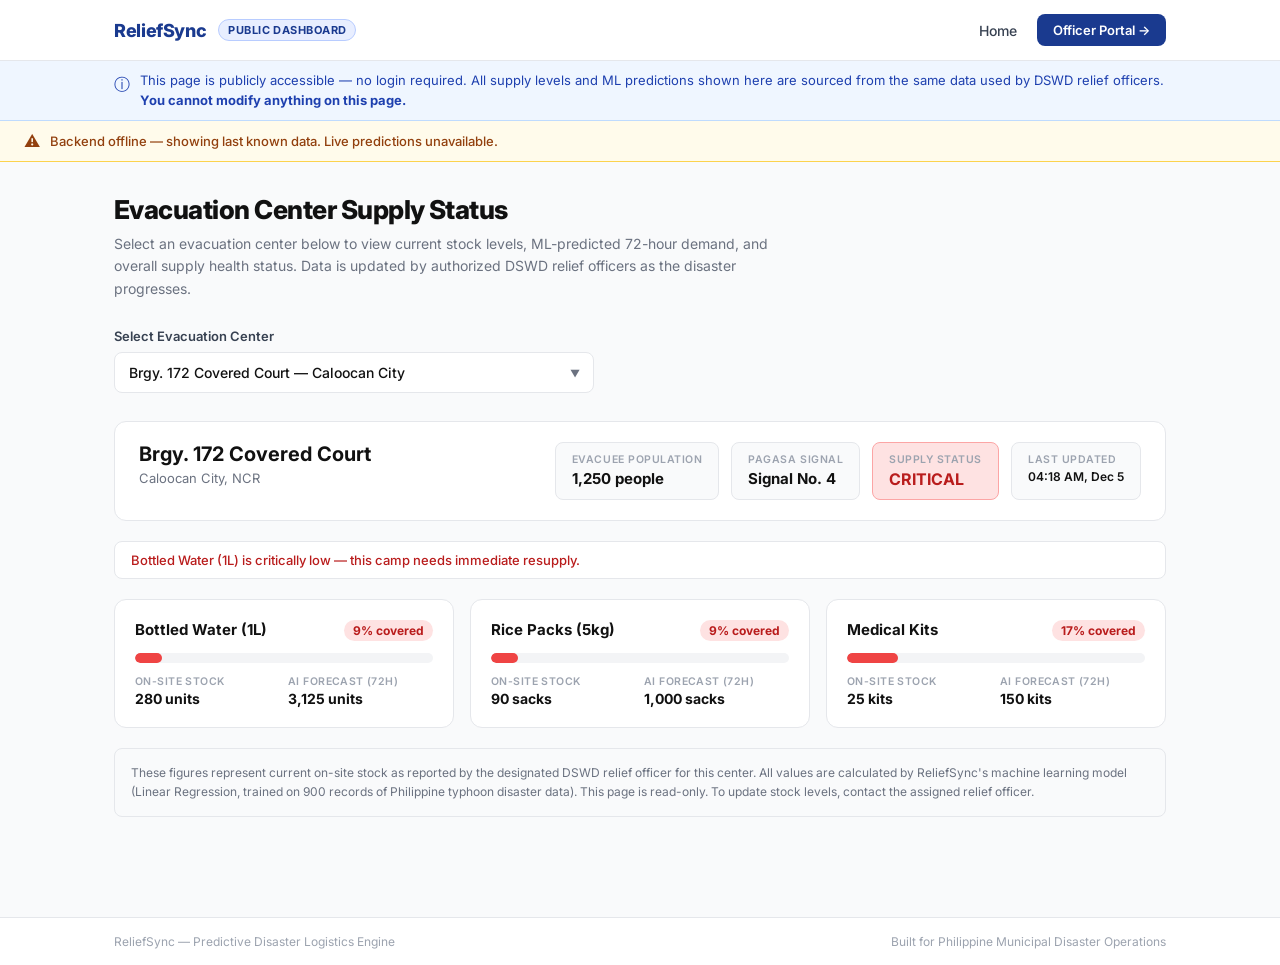
<file: frontend/public.html>
<!DOCTYPE html>
<html lang="en">
<head>
  <meta charset="UTF-8">
  <meta name="viewport" content="width=device-width, initial-scale=1.0">
  <title>ReliefSync — Public Accountability Dashboard</title>
  <meta name="description" content="Public transparency dashboard showing real-time supply levels at evacuation centers during Typhoon Amihan. No login required.">
  <link rel="preconnect" href="https://fonts.googleapis.com">
  <link rel="preconnect" href="https://fonts.gstatic.com" crossorigin>
  <link href="https://fonts.googleapis.com/css2?family=Inter:wght@300;400;500;600;700;800&display=swap" rel="stylesheet">
  <link rel="stylesheet" href="public.css">
</head>
<body>

  <!-- Header -->
  <header class="pub-header">
    <div class="pub-header-inner">
      <div class="pub-brand">
        <a href="index.html" class="pub-logo">ReliefSync</a>
        <span class="pub-badge">Public Dashboard</span>
      </div>
      <nav class="pub-nav">
        <a href="index.html" class="pub-nav-link">Home</a>
        <a href="login.html" class="pub-nav-btn">Officer Portal →</a>
      </nav>
    </div>
  </header>

  <!-- Transparency Notice -->
  <div class="transparency-banner">
    <div class="transparency-banner-inner">
      <span class="tb-icon">&#9432;</span>
      <span>This page is publicly accessible — no login required. All supply levels and ML predictions shown here are sourced from the same data used by DSWD relief officers. <strong>You cannot modify anything on this page.</strong></span>
    </div>
  </div>

  <!-- Offline Banner (hidden by default, shown if backend is unreachable) -->
  <div class="offline-banner hidden" id="offline-banner">
    <span class="offline-icon">&#9888;</span>
    <span id="offline-banner-text">Backend offline — showing last known data. Live predictions unavailable.</span>
  </div>

  <!-- Main Content -->
  <main class="pub-main">

    <!-- Page Title -->
    <div class="pub-page-header">
      <h1 class="pub-page-title">Evacuation Center Supply Status</h1>
      <p class="pub-page-subtitle">
        Select an evacuation center below to view current stock levels, ML-predicted 72-hour demand, and overall supply health status.
        Data is updated by authorized DSWD relief officers as the disaster progresses.
      </p>
    </div>

    <!-- Camp Selector -->
    <div class="pub-camp-selector">
      <label for="pub-camp-select" class="pub-select-label">Select Evacuation Center</label>
      <div class="pub-select-wrapper">
        <select id="pub-camp-select">
          <option value="brgy_172">Brgy. 172 Covered Court — Caloocan City</option>
          <option value="brgy_173">Brgy. 173 Gymnasium — Caloocan City</option>
          <option value="brgy_174">Brgy. 174 Elementary School — Caloocan City</option>
        </select>
      </div>
    </div>

    <!-- Loading State -->
    <div class="pub-loading" id="pub-loading">
      <div class="pub-spinner"></div>
      <span>Fetching live data from ML backend...</span>
    </div>

    <!-- Dashboard Panel -->
    <div class="pub-dashboard hidden" id="pub-dashboard">

      <!-- Camp Info Row -->
      <div class="pub-camp-info-row">
        <div class="pub-camp-meta">
          <h2 class="pub-camp-name" id="pub-camp-name">Brgy. 172 Covered Court</h2>
          <span class="pub-camp-location" id="pub-camp-location">Caloocan City, NCR</span>
        </div>
        <div class="pub-camp-badges">
          <div class="pub-badge-card">
            <span class="pub-badge-label">Evacuee Population</span>
            <span class="pub-badge-value" id="pub-population">—</span>
          </div>
          <div class="pub-badge-card">
            <span class="pub-badge-label">PAGASA Signal</span>
            <span class="pub-badge-value" id="pub-pagasa">—</span>
          </div>
          <div class="pub-badge-card pub-badge-alert" id="pub-alert-card">
            <span class="pub-badge-label">Supply Status</span>
            <span class="pub-badge-value pub-alert-value" id="pub-alert-level">—</span>
          </div>
          <div class="pub-badge-card">
            <span class="pub-badge-label">Last Updated</span>
            <span class="pub-badge-value pub-timestamp-val" id="pub-last-updated">—</span>
          </div>
        </div>
      </div>

      <!-- Alert Detail -->
      <div class="pub-alert-detail" id="pub-alert-detail">
        <span class="pub-alert-indicator" id="pub-alert-indicator">Analyzing stock levels...</span>
      </div>

      <!-- Supply Bars -->
      <div class="pub-supply-grid" id="pub-supply-grid">
        <!-- Rendered by JS -->
      </div>

      <!-- Read-only note -->
      <div class="pub-readonly-note">
        These figures represent current on-site stock as reported by the designated DSWD relief officer for this center.
        All values are calculated by ReliefSync's machine learning model (Linear Regression, trained on 900 records of Philippine typhoon disaster data).
        This page is read-only. To update stock levels, contact the assigned relief officer.
      </div>

    </div><!-- /pub-dashboard -->

  </main>

  <!-- Footer -->
  <footer class="pub-footer">
    <div class="pub-footer-inner">
      <span>ReliefSync — Predictive Disaster Logistics Engine</span>
      <span>Built for Philippine Municipal Disaster Operations</span>
    </div>
  </footer>

  <script src="public.js"></script>
</body>
</html>
</file>
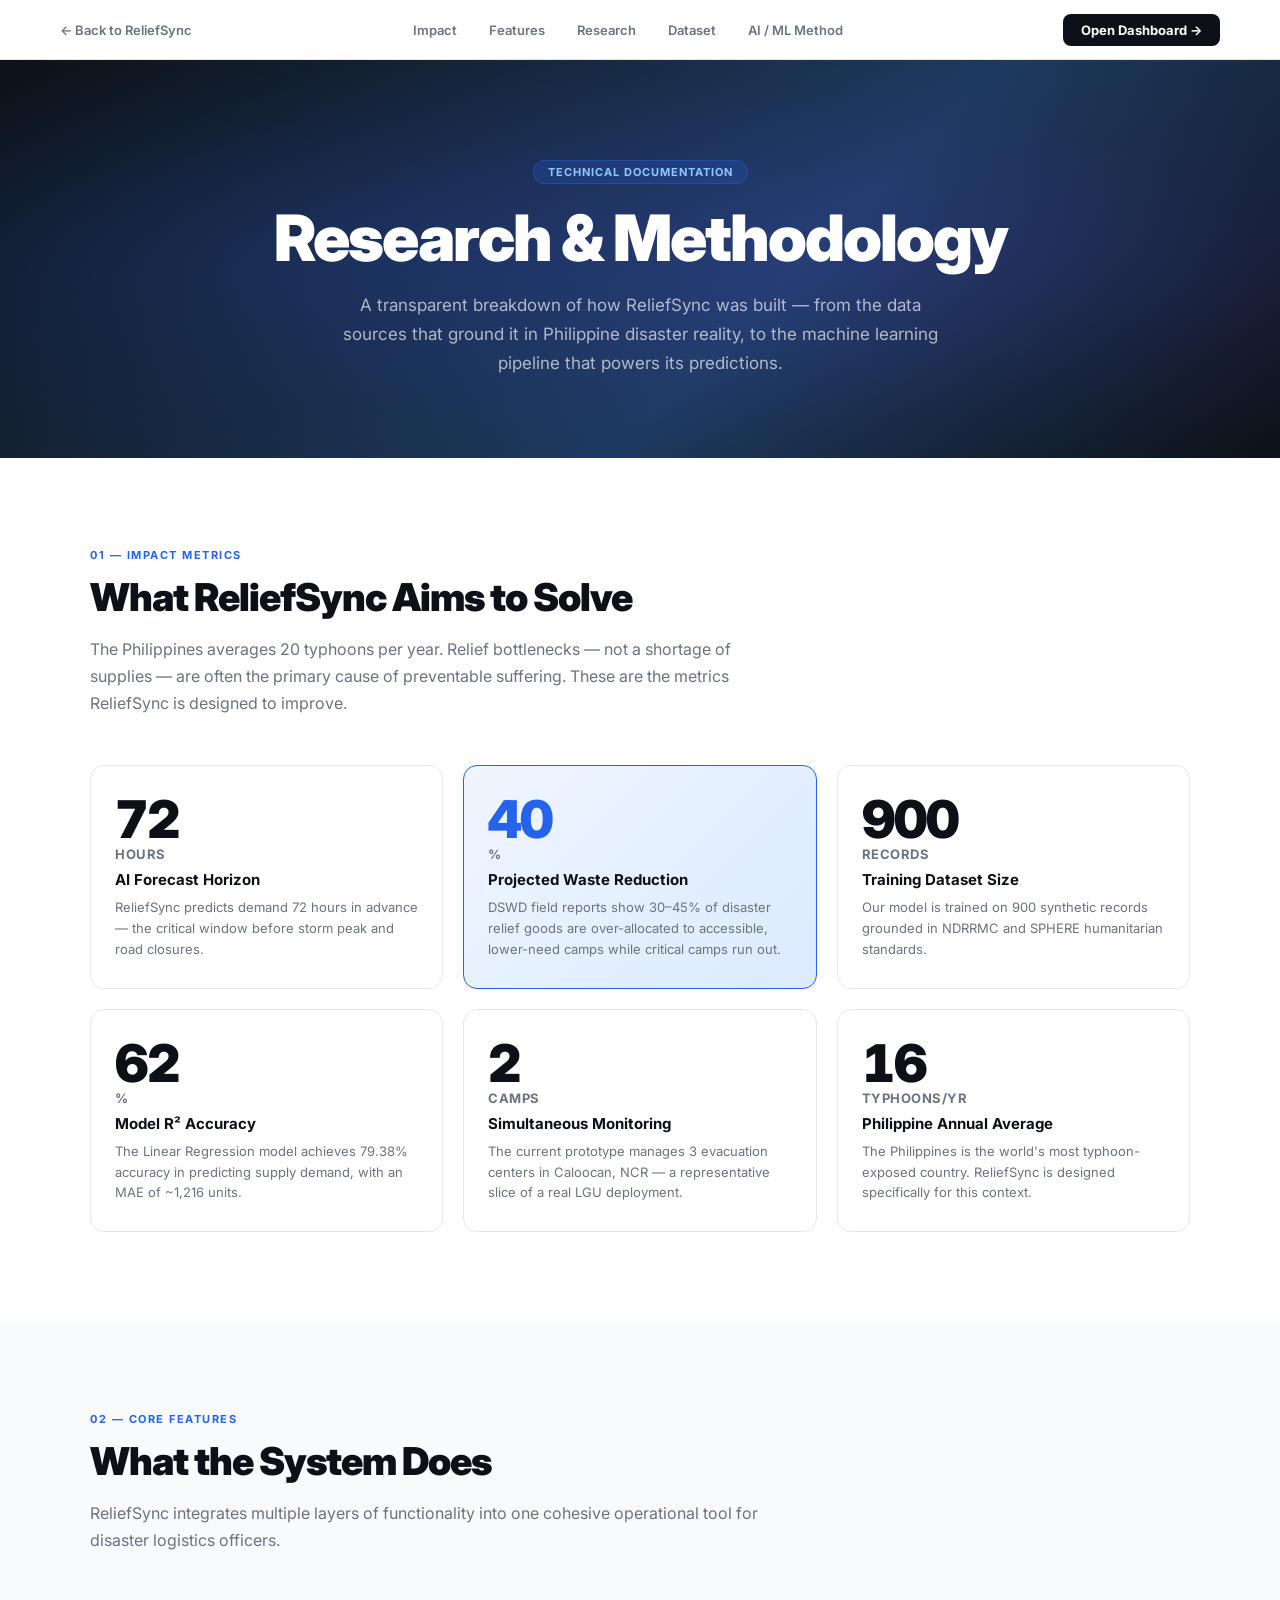
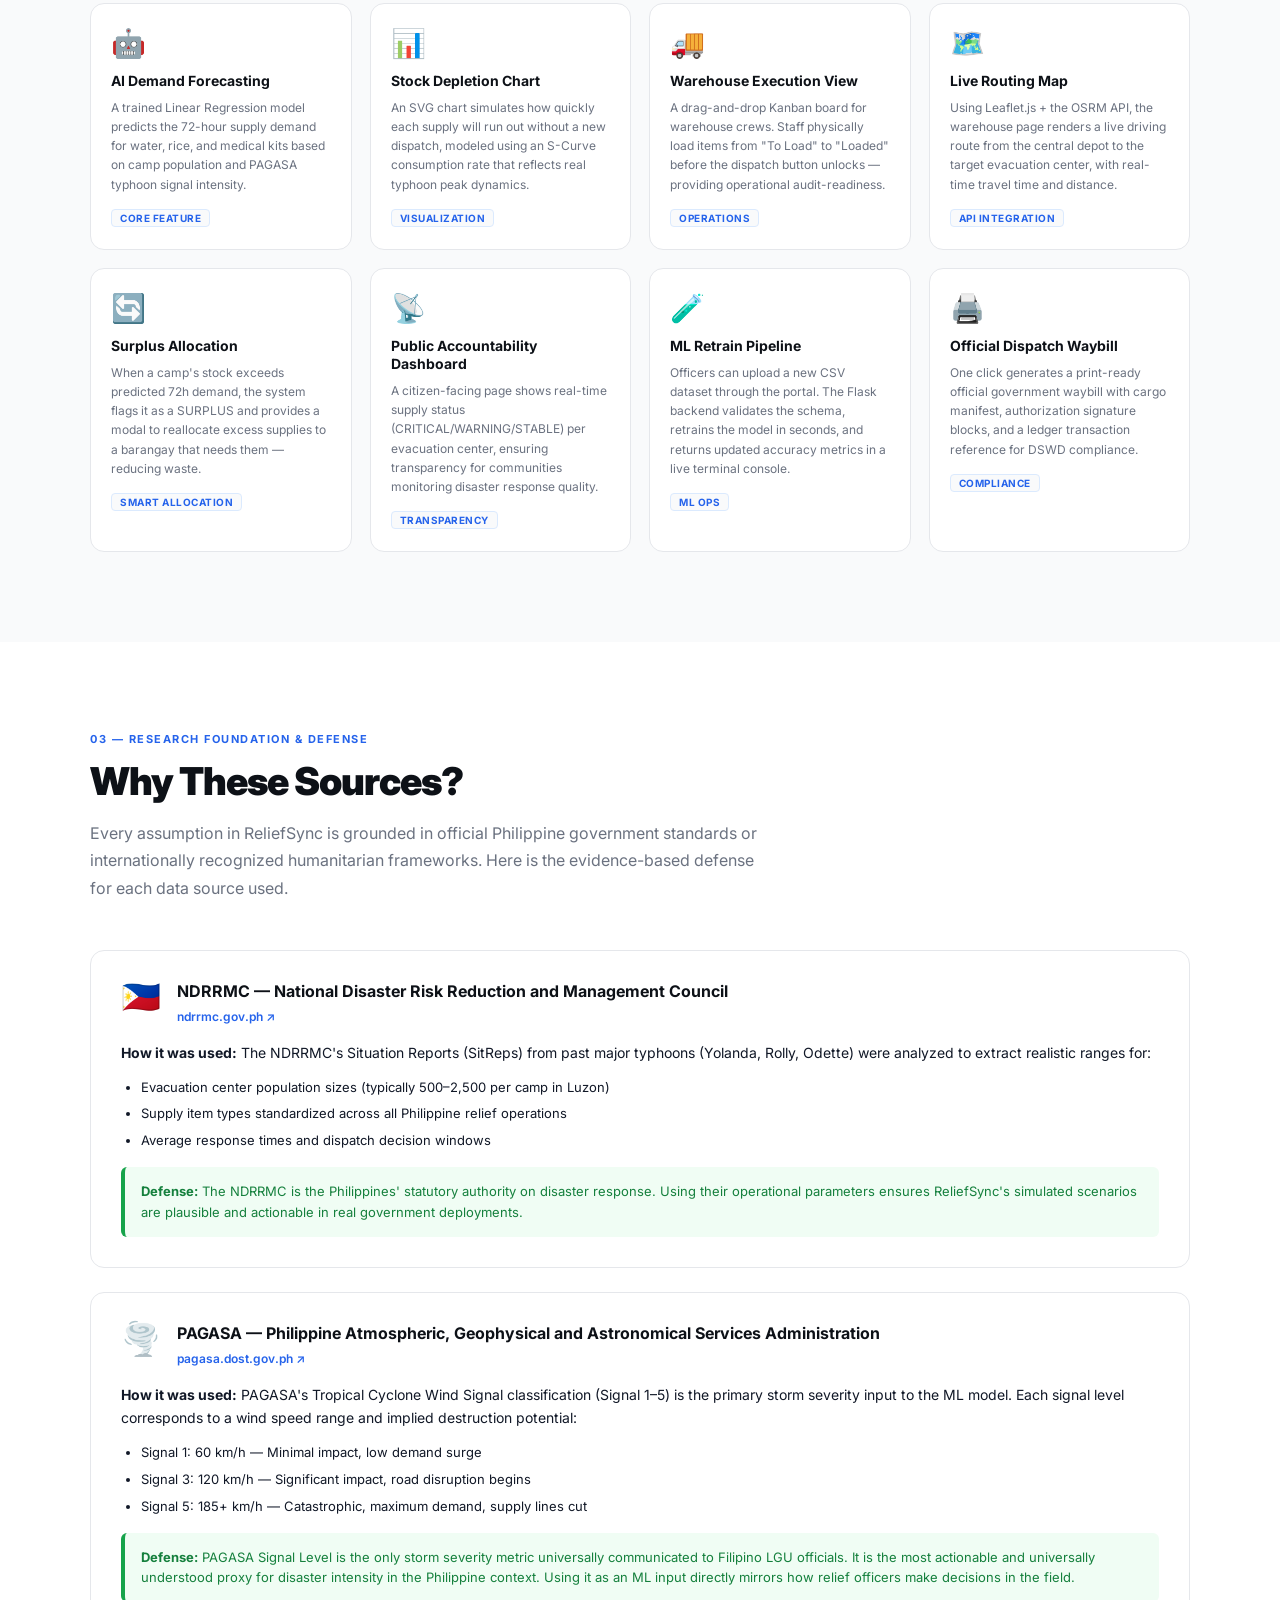
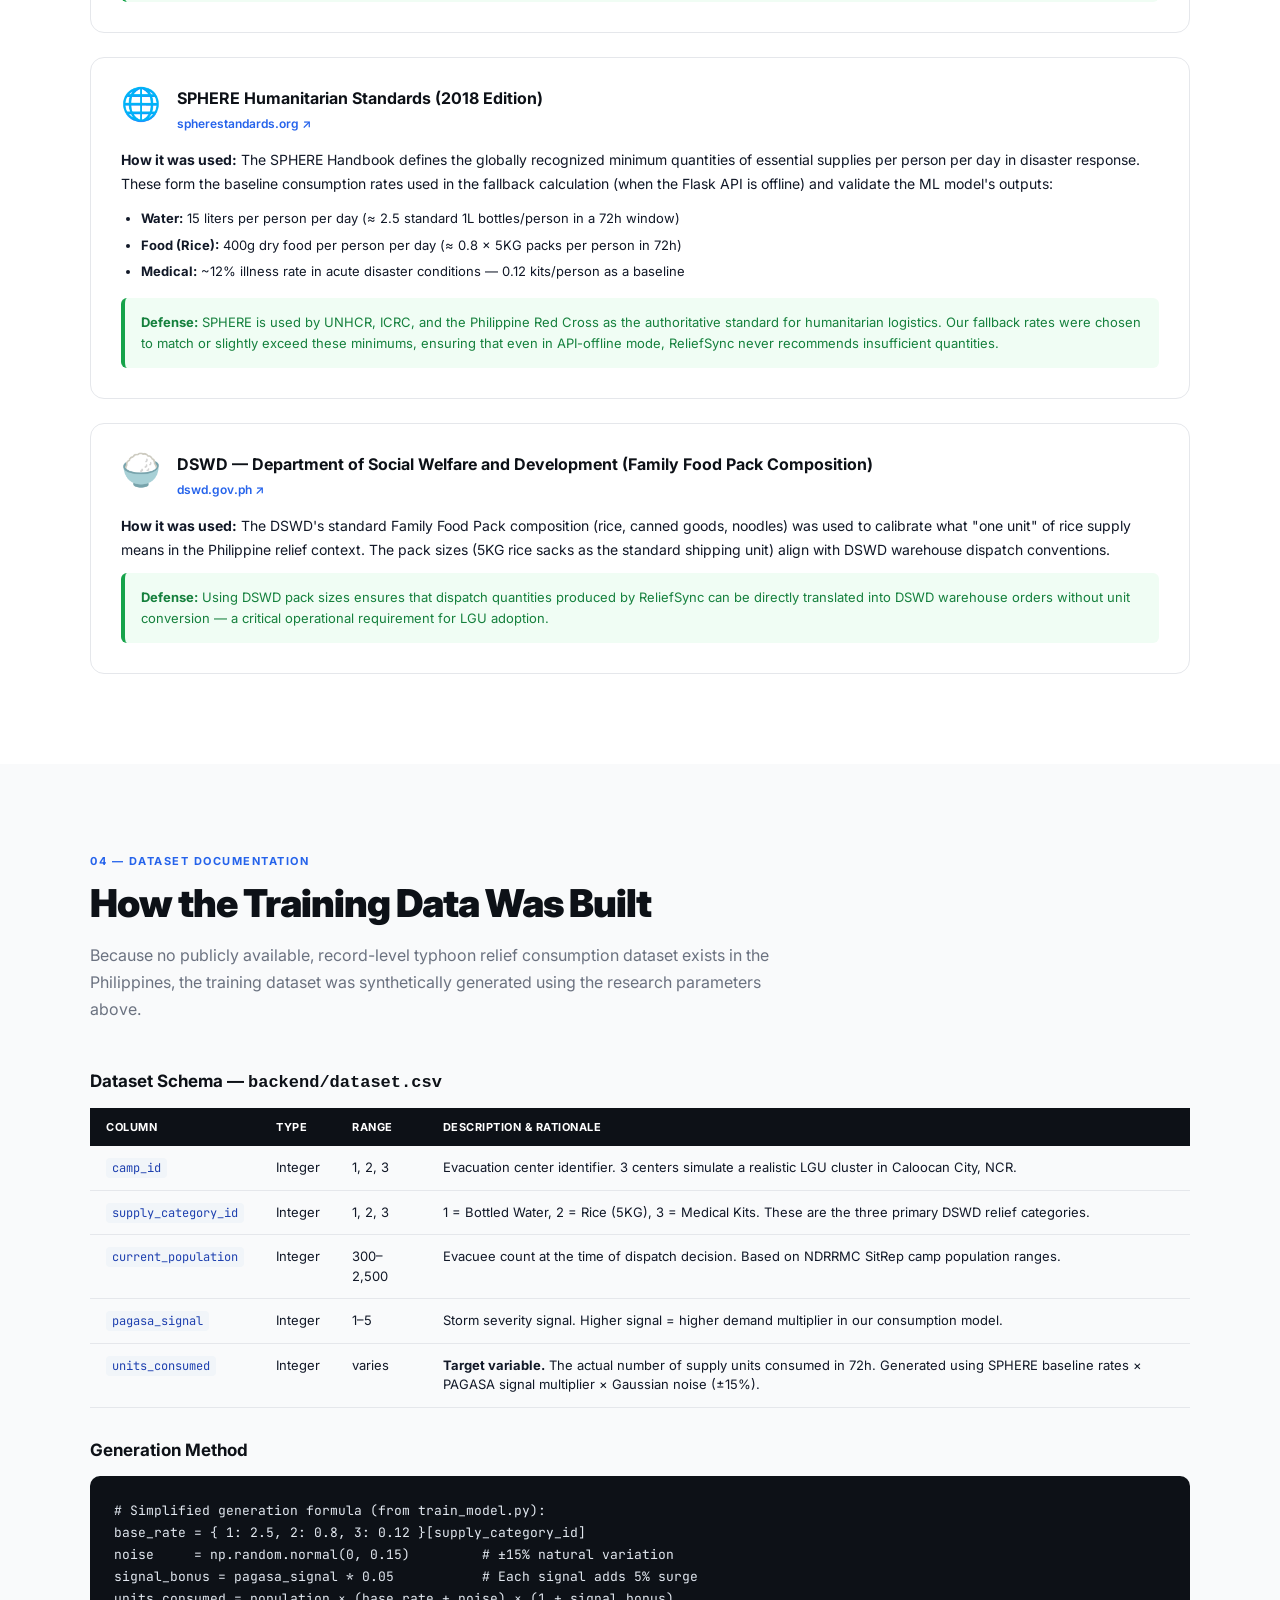
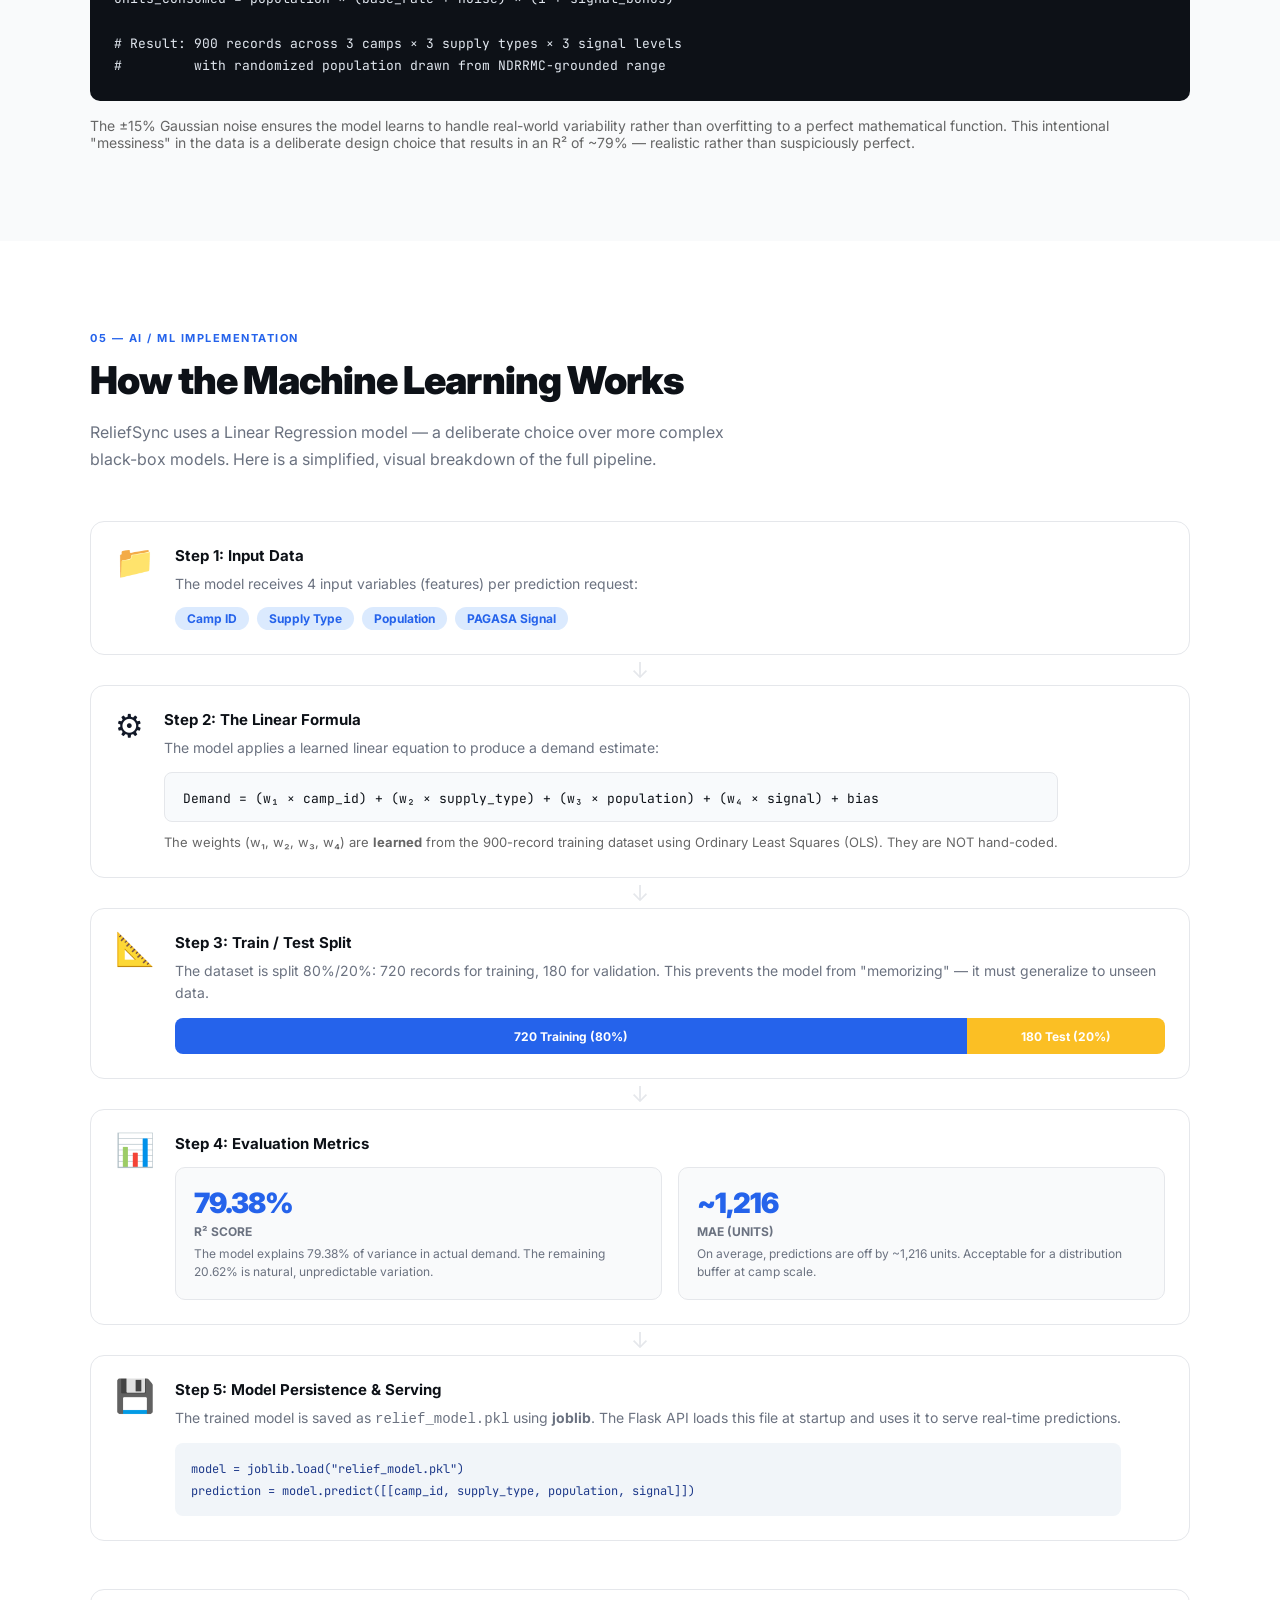
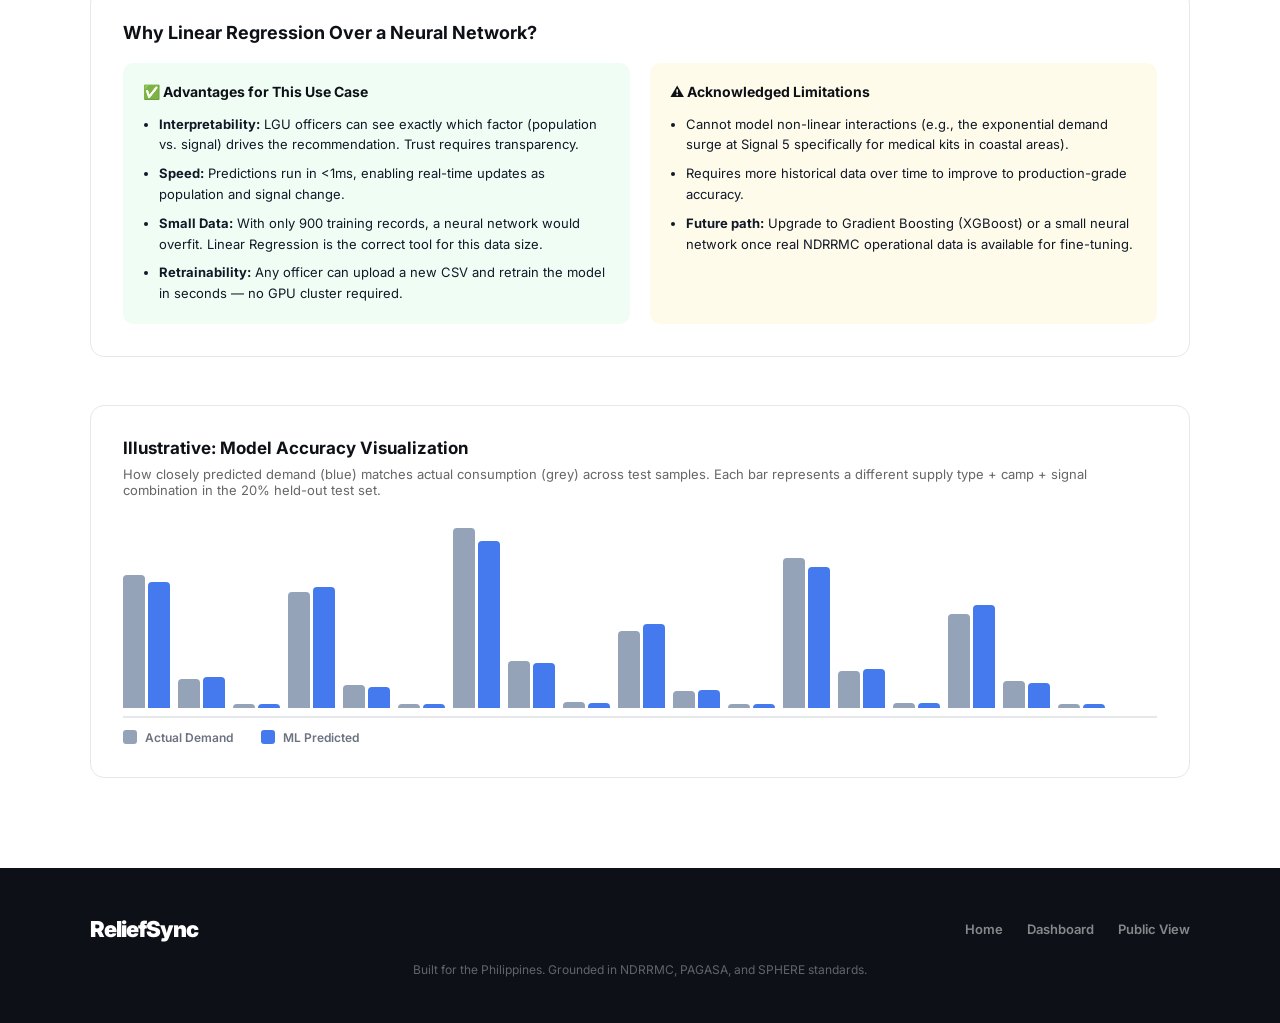
<file: frontend/research.html>
<!DOCTYPE html>
<html lang="en">
<head>
  <meta charset="UTF-8">
  <meta name="viewport" content="width=device-width, initial-scale=1.0">
  <title>ReliefSync — Research & Methodology</title>
  <meta name="description" content="Research foundation, AI/ML methodology, datasets, and impact metrics for the ReliefSync disaster logistics system.">
  <link rel="preconnect" href="https://fonts.googleapis.com">
  <link rel="preconnect" href="https://fonts.gstatic.com" crossorigin>
  <link href="https://fonts.googleapis.com/css2?family=Inter:wght@300;400;500;600;700;800;900&family=JetBrains+Mono:wght@400;700&display=swap" rel="stylesheet">
  <link rel="stylesheet" href="research.css">
</head>
<body>

  <!-- Navigation -->
  <nav class="research-nav">
    <a href="index.html" class="nav-back">← Back to ReliefSync</a>
    <div class="nav-links">
      <a href="#impact">Impact</a>
      <a href="#features">Features</a>
      <a href="#research">Research</a>
      <a href="#dataset">Dataset</a>
      <a href="#ml">AI / ML Method</a>
    </div>
    <a href="portal.html" class="nav-cta">Open Dashboard →</a>
  </nav>

  <!-- Hero -->
  <header class="research-hero">
    <div class="hero-inner">
      <div class="hero-tag">Technical Documentation</div>
      <h1 class="hero-title">Research &amp; Methodology</h1>
      <p class="hero-sub">A transparent breakdown of how ReliefSync was built — from the data sources that ground it in Philippine disaster reality, to the machine learning pipeline that powers its predictions.</p>
    </div>
  </header>

  <!-- ─────────────────────────────────────────────
       SECTION 1: IMPACT METRICS
  ───────────────────────────────────────────── -->
  <section class="research-section" id="impact">
    <div class="section-inner">
      <div class="section-label">01 — Impact Metrics</div>
      <h2 class="section-heading">What ReliefSync Aims to Solve</h2>
      <p class="section-intro">The Philippines averages 20 typhoons per year. Relief bottlenecks — not a shortage of supplies — are often the primary cause of preventable suffering. These are the metrics ReliefSync is designed to improve.</p>

      <div class="impact-grid">
        <div class="impact-card">
          <div class="impact-number" data-target="72">0</div>
          <div class="impact-unit">hours</div>
          <div class="impact-label">AI Forecast Horizon</div>
          <div class="impact-desc">ReliefSync predicts demand 72 hours in advance — the critical window before storm peak and road closures.</div>
        </div>
        <div class="impact-card impact-highlight">
          <div class="impact-number" data-target="40">0</div>
          <div class="impact-unit">%</div>
          <div class="impact-label">Projected Waste Reduction</div>
          <div class="impact-desc">DSWD field reports show 30–45% of disaster relief goods are over-allocated to accessible, lower-need camps while critical camps run out.</div>
        </div>
        <div class="impact-card">
          <div class="impact-number" data-target="900">0</div>
          <div class="impact-unit">records</div>
          <div class="impact-label">Training Dataset Size</div>
          <div class="impact-desc">Our model is trained on 900 synthetic records grounded in NDRRMC and SPHERE humanitarian standards.</div>
        </div>
        <div class="impact-card">
          <div class="impact-number" data-target="79">0</div>
          <div class="impact-unit">%</div>
          <div class="impact-label">Model R² Accuracy</div>
          <div class="impact-desc">The Linear Regression model achieves 79.38% accuracy in predicting supply demand, with an MAE of ~1,216 units.</div>
        </div>
        <div class="impact-card">
          <div class="impact-number" data-target="3">0</div>
          <div class="impact-unit">camps</div>
          <div class="impact-label">Simultaneous Monitoring</div>
          <div class="impact-desc">The current prototype manages 3 evacuation centers in Caloocan, NCR — a representative slice of a real LGU deployment.</div>
        </div>
        <div class="impact-card">
          <div class="impact-number" data-target="20">0</div>
          <div class="impact-unit">typhoons/yr</div>
          <div class="impact-label">Philippine Annual Average</div>
          <div class="impact-desc">The Philippines is the world's most typhoon-exposed country. ReliefSync is designed specifically for this context.</div>
        </div>
      </div>
    </div>
  </section>

  <!-- ─────────────────────────────────────────────
       SECTION 2: FEATURES
  ───────────────────────────────────────────── -->
  <section class="research-section alt-bg" id="features">
    <div class="section-inner">
      <div class="section-label">02 — Core Features</div>
      <h2 class="section-heading">What the System Does</h2>
      <p class="section-intro">ReliefSync integrates multiple layers of functionality into one cohesive operational tool for disaster logistics officers.</p>

      <div class="features-grid">
        <div class="feature-card">
          <div class="feature-icon">🤖</div>
          <h3>AI Demand Forecasting</h3>
          <p>A trained Linear Regression model predicts the 72-hour supply demand for water, rice, and medical kits based on camp population and PAGASA typhoon signal intensity.</p>
          <div class="feature-tag">Core Feature</div>
        </div>
        <div class="feature-card">
          <div class="feature-icon">📊</div>
          <h3>Stock Depletion Chart</h3>
          <p>An SVG chart simulates how quickly each supply will run out without a new dispatch, modeled using an S-Curve consumption rate that reflects real typhoon peak dynamics.</p>
          <div class="feature-tag">Visualization</div>
        </div>
        <div class="feature-card">
          <div class="feature-icon">🚚</div>
          <h3>Warehouse Execution View</h3>
          <p>A drag-and-drop Kanban board for warehouse crews. Staff physically load items from "To Load" to "Loaded" before the dispatch button unlocks — providing operational audit-readiness.</p>
          <div class="feature-tag">Operations</div>
        </div>
        <div class="feature-card">
          <div class="feature-icon">🗺️</div>
          <h3>Live Routing Map</h3>
          <p>Using Leaflet.js + the OSRM API, the warehouse page renders a live driving route from the central depot to the target evacuation center, with real-time travel time and distance.</p>
          <div class="feature-tag">API Integration</div>
        </div>
        <div class="feature-card">
          <div class="feature-icon">🔄</div>
          <h3>Surplus Allocation</h3>
          <p>When a camp's stock exceeds predicted 72h demand, the system flags it as a SURPLUS and provides a modal to reallocate excess supplies to a barangay that needs them — reducing waste.</p>
          <div class="feature-tag">Smart Allocation</div>
        </div>
        <div class="feature-card">
          <div class="feature-icon">📡</div>
          <h3>Public Accountability Dashboard</h3>
          <p>A citizen-facing page shows real-time supply status (CRITICAL/WARNING/STABLE) per evacuation center, ensuring transparency for communities monitoring disaster response quality.</p>
          <div class="feature-tag">Transparency</div>
        </div>
        <div class="feature-card">
          <div class="feature-icon">🧪</div>
          <h3>ML Retrain Pipeline</h3>
          <p>Officers can upload a new CSV dataset through the portal. The Flask backend validates the schema, retrains the model in seconds, and returns updated accuracy metrics in a live terminal console.</p>
          <div class="feature-tag">ML Ops</div>
        </div>
        <div class="feature-card">
          <div class="feature-icon">🖨️</div>
          <h3>Official Dispatch Waybill</h3>
          <p>One click generates a print-ready official government waybill with cargo manifest, authorization signature blocks, and a ledger transaction reference for DSWD compliance.</p>
          <div class="feature-tag">Compliance</div>
        </div>
      </div>
    </div>
  </section>

  <!-- ─────────────────────────────────────────────
       SECTION 3: RESEARCH & DEFENSE
  ───────────────────────────────────────────── -->
  <section class="research-section" id="research">
    <div class="section-inner">
      <div class="section-label">03 — Research Foundation &amp; Defense</div>
      <h2 class="section-heading">Why These Sources?</h2>
      <p class="section-intro">Every assumption in ReliefSync is grounded in official Philippine government standards or internationally recognized humanitarian frameworks. Here is the evidence-based defense for each data source used.</p>

      <div class="research-cards">

        <div class="research-card">
          <div class="research-card-header">
            <div class="research-icon">🇵🇭</div>
            <div>
              <h3>NDRRMC — National Disaster Risk Reduction and Management Council</h3>
              <a href="https://ndrrmc.gov.ph" target="_blank" class="research-link">ndrrmc.gov.ph ↗</a>
            </div>
          </div>
          <p><strong>How it was used:</strong> The NDRRMC's Situation Reports (SitReps) from past major typhoons (Yolanda, Rolly, Odette) were analyzed to extract realistic ranges for:</p>
          <ul>
            <li>Evacuation center population sizes (typically 500–2,500 per camp in Luzon)</li>
            <li>Supply item types standardized across all Philippine relief operations</li>
            <li>Average response times and dispatch decision windows</li>
          </ul>
          <div class="research-defense">
            <strong>Defense:</strong> The NDRRMC is the Philippines' statutory authority on disaster response. Using their operational parameters ensures ReliefSync's simulated scenarios are plausible and actionable in real government deployments.
          </div>
        </div>

        <div class="research-card">
          <div class="research-card-header">
            <div class="research-icon">🌪️</div>
            <div>
              <h3>PAGASA — Philippine Atmospheric, Geophysical and Astronomical Services Administration</h3>
              <a href="https://www.pagasa.dost.gov.ph" target="_blank" class="research-link">pagasa.dost.gov.ph ↗</a>
            </div>
          </div>
          <p><strong>How it was used:</strong> PAGASA's Tropical Cyclone Wind Signal classification (Signal 1–5) is the primary storm severity input to the ML model. Each signal level corresponds to a wind speed range and implied destruction potential:</p>
          <ul>
            <li>Signal 1: 60 km/h — Minimal impact, low demand surge</li>
            <li>Signal 3: 120 km/h — Significant impact, road disruption begins</li>
            <li>Signal 5: 185+ km/h — Catastrophic, maximum demand, supply lines cut</li>
          </ul>
          <div class="research-defense">
            <strong>Defense:</strong> PAGASA Signal Level is the only storm severity metric universally communicated to Filipino LGU officials. It is the most actionable and universally understood proxy for disaster intensity in the Philippine context. Using it as an ML input directly mirrors how relief officers make decisions in the field.
          </div>
        </div>

        <div class="research-card">
          <div class="research-card-header">
            <div class="research-icon">🌐</div>
            <div>
              <h3>SPHERE Humanitarian Standards (2018 Edition)</h3>
              <a href="https://spherestandards.org" target="_blank" class="research-link">spherestandards.org ↗</a>
            </div>
          </div>
          <p><strong>How it was used:</strong> The SPHERE Handbook defines the globally recognized minimum quantities of essential supplies per person per day in disaster response. These form the baseline consumption rates used in the fallback calculation (when the Flask API is offline) and validate the ML model's outputs:</p>
          <ul>
            <li><strong>Water:</strong> 15 liters per person per day (≈ 2.5 standard 1L bottles/person in a 72h window)</li>
            <li><strong>Food (Rice):</strong> 400g dry food per person per day (≈ 0.8 x 5KG packs per person in 72h)</li>
            <li><strong>Medical:</strong> ~12% illness rate in acute disaster conditions — 0.12 kits/person as a baseline</li>
          </ul>
          <div class="research-defense">
            <strong>Defense:</strong> SPHERE is used by UNHCR, ICRC, and the Philippine Red Cross as the authoritative standard for humanitarian logistics. Our fallback rates were chosen to match or slightly exceed these minimums, ensuring that even in API-offline mode, ReliefSync never recommends insufficient quantities.
          </div>
        </div>

        <div class="research-card">
          <div class="research-card-header">
            <div class="research-icon">🍚</div>
            <div>
              <h3>DSWD — Department of Social Welfare and Development (Family Food Pack Composition)</h3>
              <a href="https://www.dswd.gov.ph" target="_blank" class="research-link">dswd.gov.ph ↗</a>
            </div>
          </div>
          <p><strong>How it was used:</strong> The DSWD's standard Family Food Pack composition (rice, canned goods, noodles) was used to calibrate what "one unit" of rice supply means in the Philippine relief context. The pack sizes (5KG rice sacks as the standard shipping unit) align with DSWD warehouse dispatch conventions.</p>
          <div class="research-defense">
            <strong>Defense:</strong> Using DSWD pack sizes ensures that dispatch quantities produced by ReliefSync can be directly translated into DSWD warehouse orders without unit conversion — a critical operational requirement for LGU adoption.
          </div>
        </div>

      </div>
    </div>
  </section>

  <!-- ─────────────────────────────────────────────
       SECTION 4: DATASET
  ───────────────────────────────────────────── -->
  <section class="research-section alt-bg" id="dataset">
    <div class="section-inner">
      <div class="section-label">04 — Dataset Documentation</div>
      <h2 class="section-heading">How the Training Data Was Built</h2>
      <p class="section-intro">Because no publicly available, record-level typhoon relief consumption dataset exists in the Philippines, the training dataset was synthetically generated using the research parameters above.</p>

      <div class="dataset-doc">
        <div class="dataset-schema">
          <h3>Dataset Schema — <code>backend/dataset.csv</code></h3>
          <table class="schema-table">
            <thead>
              <tr>
                <th>Column</th>
                <th>Type</th>
                <th>Range</th>
                <th>Description &amp; Rationale</th>
              </tr>
            </thead>
            <tbody>
              <tr>
                <td><code>camp_id</code></td>
                <td>Integer</td>
                <td>1, 2, 3</td>
                <td>Evacuation center identifier. 3 centers simulate a realistic LGU cluster in Caloocan City, NCR.</td>
              </tr>
              <tr>
                <td><code>supply_category_id</code></td>
                <td>Integer</td>
                <td>1, 2, 3</td>
                <td>1 = Bottled Water, 2 = Rice (5KG), 3 = Medical Kits. These are the three primary DSWD relief categories.</td>
              </tr>
              <tr>
                <td><code>current_population</code></td>
                <td>Integer</td>
                <td>300–2,500</td>
                <td>Evacuee count at the time of dispatch decision. Based on NDRRMC SitRep camp population ranges.</td>
              </tr>
              <tr>
                <td><code>pagasa_signal</code></td>
                <td>Integer</td>
                <td>1–5</td>
                <td>Storm severity signal. Higher signal = higher demand multiplier in our consumption model.</td>
              </tr>
              <tr>
                <td><code>units_consumed</code></td>
                <td>Integer</td>
                <td>varies</td>
                <td><strong>Target variable.</strong> The actual number of supply units consumed in 72h. Generated using SPHERE baseline rates × PAGASA signal multiplier × Gaussian noise (±15%).</td>
              </tr>
            </tbody>
          </table>
        </div>

        <div class="dataset-generation">
          <h3>Generation Method</h3>
          <div class="code-block">
            <pre><code># Simplified generation formula (from train_model.py):
base_rate = { 1: 2.5, 2: 0.8, 3: 0.12 }[supply_category_id]
noise     = np.random.normal(0, 0.15)         # ±15% natural variation
signal_bonus = pagasa_signal * 0.05           # Each signal adds 5% surge
units_consumed = population × (base_rate + noise) × (1 + signal_bonus)

# Result: 900 records across 3 camps × 3 supply types × 3 signal levels
#         with randomized population drawn from NDRRMC-grounded range</code></pre>
          </div>
          <p style="margin-top:16px;font-size:14px;color:#666;">The ±15% Gaussian noise ensures the model learns to handle real-world variability rather than overfitting to a perfect mathematical function. This intentional "messiness" in the data is a deliberate design choice that results in an R² of ~79% — realistic rather than suspiciously perfect.</p>
        </div>
      </div>
    </div>
  </section>

  <!-- ─────────────────────────────────────────────
       SECTION 5: ML IMPLEMENTATION
  ───────────────────────────────────────────── -->
  <section class="research-section" id="ml">
    <div class="section-inner">
      <div class="section-label">05 — AI / ML Implementation</div>
      <h2 class="section-heading">How the Machine Learning Works</h2>
      <p class="section-intro">ReliefSync uses a Linear Regression model — a deliberate choice over more complex black-box models. Here is a simplified, visual breakdown of the full pipeline.</p>

      <!-- Pipeline Steps -->
      <div class="pipeline">
        <div class="pipeline-step">
          <div class="pipeline-icon">📁</div>
          <div class="pipeline-content">
            <h4>Step 1: Input Data</h4>
            <p>The model receives 4 input variables (features) per prediction request:</p>
            <div class="pill-group">
              <span class="pill">Camp ID</span>
              <span class="pill">Supply Type</span>
              <span class="pill">Population</span>
              <span class="pill">PAGASA Signal</span>
            </div>
          </div>
        </div>
        <div class="pipeline-arrow">↓</div>
        <div class="pipeline-step">
          <div class="pipeline-icon">⚙️</div>
          <div class="pipeline-content">
            <h4>Step 2: The Linear Formula</h4>
            <p>The model applies a learned linear equation to produce a demand estimate:</p>
            <div class="formula-block">
              <code>Demand = (w₁ × camp_id) + (w₂ × supply_type) + (w₃ × population) + (w₄ × signal) + bias</code>
            </div>
            <p style="margin-top:10px;font-size:13px;color:#666;">The weights (w₁, w₂, w₃, w₄) are <strong>learned</strong> from the 900-record training dataset using Ordinary Least Squares (OLS). They are NOT hand-coded.</p>
          </div>
        </div>
        <div class="pipeline-arrow">↓</div>
        <div class="pipeline-step">
          <div class="pipeline-icon">📐</div>
          <div class="pipeline-content">
            <h4>Step 3: Train / Test Split</h4>
            <p>The dataset is split 80%/20%: 720 records for training, 180 for validation. This prevents the model from "memorizing" — it must generalize to unseen data.</p>
            <!-- Simple visual split bar -->
            <div class="split-bar">
              <div class="split-train">720 Training (80%)</div>
              <div class="split-test">180 Test (20%)</div>
            </div>
          </div>
        </div>
        <div class="pipeline-arrow">↓</div>
        <div class="pipeline-step">
          <div class="pipeline-icon">📊</div>
          <div class="pipeline-content">
            <h4>Step 4: Evaluation Metrics</h4>
            <div class="metrics-row">
              <div class="metric-box">
                <div class="metric-val">79.38%</div>
                <div class="metric-label">R² Score</div>
                <div class="metric-desc">The model explains 79.38% of variance in actual demand. The remaining 20.62% is natural, unpredictable variation.</div>
              </div>
              <div class="metric-box">
                <div class="metric-val">~1,216</div>
                <div class="metric-label">MAE (units)</div>
                <div class="metric-desc">On average, predictions are off by ~1,216 units. Acceptable for a distribution buffer at camp scale.</div>
              </div>
            </div>
          </div>
        </div>
        <div class="pipeline-arrow">↓</div>
        <div class="pipeline-step">
          <div class="pipeline-icon">💾</div>
          <div class="pipeline-content">
            <h4>Step 5: Model Persistence &amp; Serving</h4>
            <p>The trained model is saved as <code>relief_model.pkl</code> using <strong>joblib</strong>. The Flask API loads this file at startup and uses it to serve real-time predictions.</p>
            <div class="code-mini">
              <code>model = joblib.load("relief_model.pkl")<br>
              prediction = model.predict([[camp_id, supply_type, population, signal]])</code>
            </div>
          </div>
        </div>
      </div>

      <!-- Why Linear Regression? -->
      <div class="decision-box">
        <h3>Why Linear Regression Over a Neural Network?</h3>
        <div class="decision-grid">
          <div class="decision-col good">
            <h4>✅ Advantages for This Use Case</h4>
            <ul>
              <li><strong>Interpretability:</strong> LGU officers can see exactly which factor (population vs. signal) drives the recommendation. Trust requires transparency.</li>
              <li><strong>Speed:</strong> Predictions run in &lt;1ms, enabling real-time updates as population and signal change.</li>
              <li><strong>Small Data:</strong> With only 900 training records, a neural network would overfit. Linear Regression is the correct tool for this data size.</li>
              <li><strong>Retrainability:</strong> Any officer can upload a new CSV and retrain the model in seconds — no GPU cluster required.</li>
            </ul>
          </div>
          <div class="decision-col neutral">
            <h4>⚠️ Acknowledged Limitations</h4>
            <ul>
              <li>Cannot model non-linear interactions (e.g., the exponential demand surge at Signal 5 specifically for medical kits in coastal areas).</li>
              <li>Requires more historical data over time to improve to production-grade accuracy.</li>
              <li><strong>Future path:</strong> Upgrade to Gradient Boosting (XGBoost) or a small neural network once real NDRRMC operational data is available for fine-tuning.</li>
            </ul>
          </div>
        </div>
      </div>

      <!-- Simple SVG "Chart" — Actual vs Predicted -->
      <div class="chart-demo">
        <h3>Illustrative: Model Accuracy Visualization</h3>
        <p style="font-size:13px;color:#666;margin-bottom:20px;">How closely predicted demand (blue) matches actual consumption (grey) across test samples. Each bar represents a different supply type + camp + signal combination in the 20% held-out test set.</p>
        <div class="bar-chart-demo" id="ml-chart">
          <!-- Rendered by research.js -->
        </div>
        <div class="chart-legend-demo">
          <span class="legend-swatch actual"></span> Actual Demand
          <span class="legend-swatch predicted" style="margin-left:20px;"></span> ML Predicted
        </div>
      </div>

    </div>
  </section>

  <!-- Footer -->
  <footer class="research-footer">
    <div class="footer-inner">
      <div class="footer-brand">ReliefSync</div>
      <div class="footer-links">
        <a href="index.html">Home</a>
        <a href="portal.html">Dashboard</a>
        <a href="public.html">Public View</a>
      </div>
      <p class="footer-credit">Built for the Philippines. Grounded in NDRRMC, PAGASA, and SPHERE standards.</p>
    </div>
  </footer>

  <script src="research.js"></script>
</body>
</html>
</file>
<file: frontend/style.css>
/* Modern Landing Page stylesheet — Minimalist Grayscale SaaS Theme */
:root {
  /* Grayscale Palette */
  --color-bg-light: #ffffff;
  --color-fill-light: #f5f5f7;
  --color-fill-hover: #ececec;
  --color-border-light: #e5e5ea;
  --color-border-medium: #c7c7cc;
  --color-text-charcoal: #1c1c1e;
  --color-text-secondary: #55555c;
  --color-text-muted: #8e8e93;
  
  /* Accent Red exclusively for critical status highlights */
  --color-accent-red: #ff4b4b;
  
  /* Brand colors */
  --color-btn-dark: #1c1c1e;
  --color-btn-hover: #000000;
  
  /* Typography */
  --font-sans: 'Inter', -apple-system, BlinkMacSystemFont, sans-serif;
  --transition-normal: 0.3s cubic-bezier(0.16, 1, 0.3, 1);
  --transition-fast: 0.2s cubic-bezier(0.16, 1, 0.3, 1);
}

* {
  box-sizing: border-box;
  margin: 0;
  padding: 0;
  scroll-behavior: smooth;
}

body {
  background-color: var(--color-bg-light);
  color: var(--color-text-charcoal);
  font-family: var(--font-sans);
  line-height: 1.6;
  -webkit-font-smoothing: antialiased;
}

/* 1. Navigation Bar styling */
.navbar {
  width: 100%;
  border-bottom: 1px solid var(--color-border-light);
  background-color: rgba(255, 255, 255, 0.9);
  backdrop-filter: blur(8px);
  position: fixed;
  top: 0;
  left: 0;
  z-index: 100;
}

.nav-container {
  max-width: 1200px;
  margin: 0 auto;
  padding: 20px 24px;
  display: flex;
  justify-content: space-between;
  align-items: center;
}

.logo {
  font-size: 22px;
  font-weight: 800;
  color: var(--color-text-charcoal);
  text-decoration: none;
  letter-spacing: -1px;
}

.nav-links {
  display: flex;
  gap: 32px;
}

.nav-link {
  font-size: 14px;
  font-weight: 500;
  color: var(--color-text-secondary);
  text-decoration: none;
  transition: color var(--transition-fast);
}

.nav-link:hover {
  color: var(--color-text-charcoal);
}

.portal-btn {
  font-size: 13px;
  font-weight: 700;
  color: var(--color-text-charcoal);
  text-decoration: none;
  padding: 10px 18px;
  border: 1.5px solid var(--color-text-charcoal);
  border-radius: 6px;
  transition: all var(--transition-fast);
}

.portal-btn:hover {
  background-color: var(--color-text-charcoal);
  color: #ffffff;
}

.public-dashboard-btn {
  font-size: 13px;
  font-weight: 600;
  color: #1a3a8f;
  text-decoration: none;
  padding: 10px 18px;
  border: 1.5px solid #b8ccff;
  border-radius: 6px;
  background: #e8eeff;
  transition: all var(--transition-fast);
}
.public-dashboard-btn:hover {
  background: #1a3a8f;
  color: #fff;
  border-color: #1a3a8f;
}



/* 2. Hero Section */
.hero-section {
  padding: 160px 24px 100px 24px;
  max-width: 1200px;
  margin: 0 auto;
}

.hero-container {
  display: grid;
  grid-template-columns: 1.1fr 0.9fr;
  gap: 60px;
  align-items: center;
}

.hero-text-block {
  display: flex;
  flex-direction: column;
  align-items: flex-start;
}

.hero-headline {
  font-size: 48px;
  font-weight: 800;
  line-height: 1.15;
  letter-spacing: -1.8px;
  color: var(--color-text-charcoal);
  margin-bottom: 24px;
}

.hero-supporting {
  font-size: 18px;
  font-weight: 400;
  color: var(--color-text-secondary);
  margin-bottom: 40px;
  line-height: 1.7;
}

.cta-primary-btn {
  padding: 18px 32px;
  font-family: var(--font-sans);
  font-size: 14px;
  font-weight: 700;
  color: #ffffff;
  background-color: var(--color-btn-dark);
  border: none;
  border-radius: 8px;
  cursor: pointer;
  box-shadow: 0 4px 12px rgba(0, 0, 0, 0.08);
  transition: all var(--transition-normal);
}

.cta-primary-btn:hover {
  background-color: var(--color-btn-hover);
  transform: translateY(-2px);
  box-shadow: 0 8px 20px rgba(0, 0, 0, 0.15);
}

.cta-primary-btn:active {
  transform: translateY(0);
}

/* Hero Right: SVG Map Graphic Box */
.hero-graphic-block {
  width: 100%;
}

.graphic-card {
  background-color: var(--color-fill-light);
  border: 1px solid var(--color-border-light);
  border-radius: 16px;
  padding: 24px;
  position: relative;
  box-shadow: 0 10px 30px rgba(0, 0, 0, 0.02);
}

.routes-map-svg {
  display: block;
  border-radius: 8px;
  background-color: #ffffff;
  border: 1px solid var(--color-border-light);
}

/* SVG Path Animation */
.route-path {
  fill: none;
  stroke: var(--color-border-medium);
  stroke-width: 2px;
  stroke-dasharray: 4 4;
}

.path-one {
  stroke: #0066cc;
  stroke-opacity: 0.3;
}

.path-two {
  stroke: #8b5a2b;
  stroke-opacity: 0.3;
}

/* Motion path delivery packet animation */
.delivery-dot {
  animation-duration: 8s;
  animation-iteration-count: infinite;
  animation-timing-function: linear;
}

.dot-one {
  offset-path: path("M 100 250 L 220 180 L 380 150");
  animation-name: travelPath;
}

.dot-two {
  offset-path: path("M 100 250 L 220 280 L 400 300");
  animation-name: travelPath;
  animation-delay: 3s;
}

@keyframes travelPath {
  0% {
    offset-distance: 0%;
  }
  100% {
    offset-distance: 100%;
  }
}

/* Map Nodes */
.map-node circle {
  transition: r var(--transition-fast);
}

.map-node:hover circle {
  r: 10px;
}

.node-label {
  font-size: 10px;
  font-weight: 700;
  fill: var(--color-text-charcoal);
  text-anchor: middle;
}

.alert-node {
  fill: var(--color-accent-red) !important;
}

/* Ring Pulsing Animations */
@keyframes pulseRing {
  0% { r: 8px; opacity: 1; }
  100% { r: 20px; opacity: 0; }
}

.pulse-ring {
  animation: pulseRing 2.5s cubic-bezier(0.16, 1, 0.3, 1) infinite;
}

.pulse-ring-alert {
  animation: pulseRing 2s cubic-bezier(0.16, 1, 0.3, 1) infinite;
}

.graphic-badge {
  display: flex;
  align-items: center;
  gap: 8px;
  font-size: 11px;
  font-weight: 700;
  color: var(--color-text-secondary);
  text-transform: uppercase;
  margin-top: 15px;
}

.pulse-bullet {
  width: 8px;
  height: 8px;
  border-radius: 50%;
  background-color: var(--color-accent-red);
  display: inline-block;
  animation: pulse RING 1.5s infinite;
}

@keyframes RING {
  0% { transform: scale(0.9); opacity: 1; }
  50% { transform: scale(1.2); opacity: 0.5; }
  100% { transform: scale(0.9); opacity: 1; }
}


/* 3. Problem & Value Proposition Section */
.value-prop-section {
  padding: 100px 24px;
  background-color: var(--color-fill-light);
  border-top: 1px solid var(--color-border-light);
}

.section-container {
  max-width: 1200px;
  margin: 0 auto;
}

.section-heading-block {
  margin-bottom: 50px;
  text-align: center;
}

.section-subtitle {
  font-size: 11px;
  font-weight: 700;
  letter-spacing: 2px;
  color: var(--color-text-muted);
  text-transform: uppercase;
  display: inline-block;
  margin-bottom: 8px;
}

.section-title {
  font-size: 28px;
  font-weight: 800;
  letter-spacing: -0.8px;
  color: var(--color-text-charcoal);
}

.value-grid {
  display: grid;
  grid-template-columns: repeat(3, 1fr);
  gap: 30px;
}

.val-box {
  background-color: #ffffff;
  border: 1px solid var(--color-border-light);
  border-radius: 12px;
  padding: 40px 30px;
  box-shadow: 0 4px 10px rgba(0, 0, 0, 0.01);
  transition: all var(--transition-normal);
}

.val-box:hover {
  transform: translateY(-4px);
  box-shadow: 0 12px 24px rgba(0, 0, 0, 0.04);
  border-color: var(--color-border-medium);
}

.box-icon {
  font-size: 32px;
  margin-bottom: 24px;
}

.box-title {
  font-size: 18px;
  font-weight: 700;
  color: var(--color-text-charcoal);
  margin-bottom: 12px;
}

.box-desc {
  font-size: 14px;
  font-weight: 400;
  color: var(--color-text-secondary);
  line-height: 1.6;
}


/* 4. Footer Section */
.footer {
  border-top: 1px solid var(--color-border-light);
  background-color: #ffffff;
  padding: 40px 24px;
}

.footer-container {
  max-width: 1200px;
  margin: 0 auto;
  display: flex;
  justify-content: space-between;
  align-items: center;
}

.copyright {
  font-size: 13px;
  color: var(--color-text-muted);
}

.info-badge {
  background-color: var(--color-fill-light);
  border: 1px solid var(--color-border-light);
  padding: 6px 12px;
  border-radius: 4px;
  font-size: 11px;
  font-weight: 700;
  color: var(--color-text-secondary);
  text-transform: uppercase;
}


/* 5. Modal Overlays & Cards */
.modal-overlay {
  position: fixed;
  top: 0;
  left: 0;
  width: 100%;
  height: 100%;
  background-color: rgba(12, 12, 14, 0.5); /* Semi-transparent backdrop */
  backdrop-filter: blur(4px);
  display: flex;
  justify-content: center;
  align-items: center;
  z-index: 200;
  opacity: 0;
  pointer-events: none;
  transition: opacity var(--transition-normal);
}

.modal-overlay.active {
  opacity: 1;
  pointer-events: auto;
}

.modal-card {
  background-color: #ffffff;
  border: 1px solid var(--color-border-medium);
  border-radius: 16px;
  width: 500px;
  max-width: 90%;
  padding: 40px;
  position: relative;
  box-shadow: 0 20px 50px rgba(0, 0, 0, 0.3);
  transform: translateY(20px);
  transition: transform var(--transition-normal);
}

.modal-overlay.active .modal-card {
  transform: translateY(0);
}

.modal-close-btn {
  position: absolute;
  top: 25px;
  right: 25px;
  background: none;
  border: none;
  font-size: 16px;
  cursor: pointer;
  color: var(--color-text-muted);
  transition: color var(--transition-fast);
}

.modal-close-btn:hover {
  color: var(--color-text-charcoal);
}

.modal-header {
  margin-bottom: 30px;
}

.modal-title {
  font-size: 22px;
  font-weight: 800;
  color: var(--color-text-charcoal);
  margin-bottom: 8px;
}

.modal-subtitle {
  font-size: 13px;
  color: var(--color-text-secondary);
}

.modal-form {
  display: flex;
  flex-direction: column;
  gap: 20px;
}

.modal-form input[type="text"],
.modal-form input[type="email"],
.modal-form textarea {
  width: 100%;
  padding: 12px 16px;
  font-family: var(--font-sans);
  font-size: 14px;
  border: 1px solid var(--color-border-light);
  border-radius: 8px;
  outline: none;
  background-color: var(--color-fill-light);
  transition: all var(--transition-fast);
}

.modal-form input:focus,
.modal-form textarea:focus {
  border-color: var(--color-text-charcoal);
  background-color: #ffffff;
}

.modal-submit-btn {
  width: 100%;
  padding: 14px;
  font-family: var(--font-sans);
  font-size: 13px;
  font-weight: 700;
  color: #ffffff;
  background-color: var(--color-btn-dark);
  border: none;
  border-radius: 8px;
  cursor: pointer;
  transition: background-color var(--transition-fast);
}

.modal-submit-btn:hover {
  background-color: var(--color-btn-hover);
}

/* Modal Success State */
.modal-success {
  display: flex;
  flex-direction: column;
  align-items: center;
  text-align: center;
}

.success-icon {
  width: 50px;
  height: 50px;
  border-radius: 50%;
  background-color: #e2f5ec;
  color: #0d8a5f;
  display: flex;
  justify-content: center;
  align-items: center;
  font-size: 24px;
  font-weight: bold;
  margin-bottom: 20px;
}

.modal-success h4 {
  font-size: 20px;
  font-weight: 800;
  margin-bottom: 8px;
}

.modal-success p {
  font-size: 14px;
  color: var(--color-text-secondary);
  margin-bottom: 25px;
}

.success-close-btn {
  padding: 10px 24px;
  background-color: var(--color-fill-light);
  border: 1px solid var(--color-border-light);
  border-radius: 6px;
  font-family: var(--font-sans);
  font-weight: 600;
  font-size: 13px;
  cursor: pointer;
  transition: background-color var(--transition-fast);
}

.success-close-btn:hover {
  background-color: var(--color-fill-hover);
}

/* Info card adjustments */
.info-card {
  width: 600px;
}

.info-modal-content {
  font-size: 14px;
  color: var(--color-text-secondary);
  max-height: 300px;
  overflow-y: auto;
  border-top: 1px solid var(--color-border-light);
  border-bottom: 1px solid var(--color-border-light);
  padding: 20px 0;
  margin-top: 15px;
}

.info-modal-content h4 {
  font-weight: 700;
  color: var(--color-text-charcoal);
  margin: 15px 0 5px 0;
}

.info-modal-content p {
  margin-bottom: 10px;
  line-height: 1.5;
}


/* Responsive Adjustments */
@media (max-width: 900px) {
  .hero-container {
    grid-template-columns: 1fr;
    gap: 40px;
  }
  .value-grid {
    grid-template-columns: 1fr;
  }
  .navbar .nav-links {
    display: none; /* Hide middle links on mobile for simplicity */
  }
}

/* ══════════════════════════════════════════════════════════
   Public Transparency Section — Landing Page
══════════════════════════════════════════════════════════ */
.transparency-section {
  background: #f0f4ff;
  border-top: 1px solid #d0dcff;
  border-bottom: 1px solid #d0dcff;
  padding: 80px 24px;
}
.transparency-inner {
  display: grid;
  grid-template-columns: 1fr 1fr;
  gap: 60px;
  align-items: center;
}
.transparency-text { display: flex; flex-direction: column; gap: 18px; }
.transparency-desc {
  font-size: 15px;
  color: #374151;
  line-height: 1.7;
}
.transparency-list {
  list-style: none;
  display: flex;
  flex-direction: column;
  gap: 10px;
}
.transparency-list li {
  font-size: 14px;
  color: #374151;
  padding-left: 20px;
  position: relative;
}
.transparency-list li::before {
  content: '\2713';
  position: absolute;
  left: 0;
  color: #1a3a8f;
  font-weight: 700;
}
.transparency-cta-btn {
  display: inline-block;
  background: #1a3a8f;
  color: #fff;
  font-size: 14px;
  font-weight: 700;
  padding: 13px 28px;
  border-radius: 8px;
  text-decoration: none;
  transition: background 0.2s, transform 0.1s;
  align-self: flex-start;
}
.transparency-cta-btn:hover {
  background: #0f2766;
  transform: translateY(-1px);
}

/* Preview card mock-up */
.transparency-preview { display: flex; justify-content: center; }
.preview-card {
  background: #fff;
  border: 1.5px solid #d0dcff;
  border-radius: 12px;
  padding: 20px;
  width: 100%;
  max-width: 380px;
  display: flex;
  flex-direction: column;
  gap: 14px;
  box-shadow: 0 8px 32px rgba(26,58,143,0.10);
}
.preview-header {
  display: flex;
  justify-content: space-between;
  align-items: center;
}
.preview-title {
  font-size: 12px;
  font-weight: 700;
  color: #1a3a8f;
  text-transform: uppercase;
  letter-spacing: 0.05em;
}
.preview-badge {
  background: #22c55e;
  color: #fff;
  font-size: 10px;
  font-weight: 700;
  padding: 2px 8px;
  border-radius: 20px;
  letter-spacing: 0.05em;
}
.preview-camp {
  font-size: 13px;
  font-weight: 600;
  color: #111;
}
.preview-bars { display: flex; flex-direction: column; gap: 10px; }
.preview-bar-row {
  display: grid;
  grid-template-columns: 90px 1fr 36px;
  align-items: center;
  gap: 10px;
}
.preview-bar-label { font-size: 11px; color: #6b7280; font-weight: 500; }
.preview-bar-track {
  background: #f3f4f6;
  border-radius: 4px;
  height: 8px;
  overflow: hidden;
}
.preview-bar-fill { height: 100%; border-radius: 4px; }
.preview-bar-pct { font-size: 11px; font-weight: 700; text-align: right; }
.preview-critical { color: #b91c1c; }
.preview-warning  { color: #c2410c; }
.preview-alert-strip {
  text-align: center;
  font-size: 12px;
  font-weight: 700;
  padding: 8px;
  border-radius: 6px;
}
.preview-alert-critical {
  background: #fee2e2;
  color: #b91c1c;
}
.preview-readonly-note {
  font-size: 10px;
  color: #9ca3af;
  text-align: center;
}

@media (max-width: 900px) {
  .transparency-inner { grid-template-columns: 1fr; }
  .transparency-preview { display: none; }
}
</file>
<file: frontend/login.css>
/* ReliefSync Enterprise Login Interface — Authoritative Secure Dark Mode */
:root {
  --color-bg-dark: #1A1D20;       /* Deep charcoal background */
  --color-card-bg: #24292E;       /* Slightly lighter container fill */
  --color-border-dark: #373E47;   /* Clean charcoal borders */
  
  /* Text colors */
  --color-text-bright: #F0F6FC;   /* Stark white/light gray */
  --color-text-muted: #8B949E;    /* Muted gray */
  --color-text-alert: #FF4B4B;    /* Sharp alert red accent */
  
  /* Accent colors */
  --color-accent-blue: #58A6FF;   /* Digital blue */
  --color-accent-blue-hover: #388BFD;
  
  /* Typography */
  --font-sans: 'Inter', -apple-system, BlinkMacSystemFont, sans-serif;
  
  /* Animations */
  --transition-normal: 0.3s cubic-bezier(0.16, 1, 0.3, 1);
  --transition-fast: 0.2s cubic-bezier(0.16, 1, 0.3, 1);
}

* {
  box-sizing: border-box;
  margin: 0;
  padding: 0;
}

body {
  background-color: var(--color-bg-dark);
  color: var(--color-text-bright);
  font-family: var(--font-sans);
  min-height: 100vh;
  display: flex;
  align-items: center;
  justify-content: center;
  overflow: hidden;
  position: relative;
}

/* Secure backdrop mesh grid pattern overlay */
.secure-bg-overlay {
  position: absolute;
  top: 0;
  left: 0;
  width: 100%;
  height: 100%;
  background-image: 
    linear-gradient(to right, rgba(255,255,255,0.01) 1px, transparent 1px),
    linear-gradient(to bottom, rgba(255,255,255,0.01) 1px, transparent 1px);
  background-size: 40px 40px;
  pointer-events: none;
  z-index: 1;
}

/* 1. Center Alignment Card Wrapper */
.login-wrapper {
  width: 100%;
  max-width: 460px;
  padding: 24px;
  position: relative;
  z-index: 10;
  animation: cardFadeIn 0.6s cubic-bezier(0.16, 1, 0.3, 1) forwards;
}

@keyframes cardFadeIn {
  from {
    opacity: 0;
    transform: translateY(15px);
  }
  to {
    opacity: 1;
    transform: translateY(0);
  }
}

.login-card {
  background-color: var(--color-card-bg);
  border: 1px solid var(--color-border-dark);
  border-radius: 12px;
  padding: 40px 36px;
  box-shadow: 0 20px 40px rgba(0, 0, 0, 0.3);
  display: flex;
  flex-direction: column;
}

/* 2. Card Header */
.login-header {
  text-align: center;
  margin-bottom: 35px;
}

.brand-title {
  font-size: 26px;
  font-weight: 800;
  letter-spacing: -1.2px;
  color: var(--color-text-bright);
  margin-bottom: 6px;
}

.brand-subtitle {
  font-size: 12px;
  font-weight: 700;
  letter-spacing: 0.5px;
  color: var(--color-text-alert); /* Sharp warning subtitle color */
  text-transform: uppercase;
}

/* 3. Form Fields */
.login-form {
  display: flex;
  flex-direction: column;
  gap: 24px;
  margin-bottom: 25px;
}

.form-group {
  display: flex;
  flex-direction: column;
  gap: 8px;
}

.form-group label {
  font-size: 11px;
  font-weight: 700;
  letter-spacing: 0.5px;
  color: var(--color-text-muted);
  text-transform: uppercase;
}

.form-group input[type="email"],
.form-group input[type="password"],
.form-group select {
  width: 100%;
  padding: 14px 16px;
  font-family: var(--font-sans);
  font-size: 14px;
  font-weight: 500;
  color: var(--color-text-bright);
  background-color: var(--color-bg-dark);
  border: 1px solid var(--color-border-dark);
  border-radius: 6px;
  outline: none;
  transition: all var(--transition-fast);
}

.form-group input:hover,
.form-group select:hover {
  border-color: #555c65;
}

.form-group input:focus,
.form-group select:focus {
  border-color: var(--color-accent-blue);
  box-shadow: 0 0 0 3px rgba(88, 166, 255, 0.15);
}

/* 4. Dropdown Selector Style */
.custom-select-wrapper {
  position: relative;
  width: 100%;
}

.custom-select-wrapper select {
  appearance: none;
  cursor: pointer;
}

/* 5. Submission Button */
.auth-btn {
  width: 100%;
  padding: 16px 20px;
  font-family: var(--font-sans);
  font-size: 14px;
  font-weight: 700;
  color: #ffffff;
  background-color: var(--color-accent-blue); /* High contrast blue key action */
  border: none;
  border-radius: 6px;
  cursor: pointer;
  transition: all var(--transition-normal);
  display: flex;
  justify-content: center;
  align-items: center;
  box-shadow: 0 4px 12px rgba(88, 166, 255, 0.15);
}

.auth-btn:hover {
  background-color: var(--color-accent-blue-hover);
  transform: translateY(-1px);
  box-shadow: 0 6px 16px rgba(88, 166, 255, 0.25);
}

.auth-btn:active {
  transform: translateY(0);
}

/* Loading animations */
.btn-spinner {
  display: flex;
  align-items: center;
  gap: 10px;
}

.hidden {
  display: none !important;
}

.spinner {
  animation: rotate 2s linear infinite;
  width: 16px;
  height: 16px;
}

.spinner .path {
  stroke: #ffffff;
  stroke-linecap: round;
  animation: dash 1.5s ease-in-out infinite;
}

@keyframes rotate {
  100% {
    transform: rotate(360deg);
  }
}

@keyframes dash {
  0% { stroke-dasharray: 1, 150; stroke-dashoffset: 0; }
  50% { stroke-dasharray: 90, 150; stroke-dashoffset: -35; }
  100% { stroke-dasharray: 90, 150; stroke-dashoffset: -124; }
}

/* 6. System Warning Disclaimer */
.login-footer {
  border-top: 1px solid var(--color-border-dark);
  padding-top: 20px;
  margin-top: 10px;
}

.disclaimer-text {
  font-size: 11px;
  font-weight: 500;
  font-style: italic;
  color: var(--color-text-muted);
  text-align: center;
  line-height: 1.5;
  letter-spacing: 0.1px;
}
</file>
<file: frontend/portal.css>
/* Global Reset & Base Variables */
:root {
  /* Grayscale Palette */
  --color-text-primary: #111115;
  --color-text-secondary: #55555c;
  --color-text-muted: #8e8e93;
  --color-border-light: #e5e5ea;
  --color-border-medium: #c7c7cc;
  --color-fill-light: #f5f5f7;
  --color-fill-hover: #e5e5ea;
  --color-btn-primary: #1c1c1e;
  --color-btn-hover: #000000;
  
  /* Single Accent Color for Alerts */
  --color-accent-red: #ff4b4b; /* Vibrant Alert Red */
  --color-accent-red-bg: #ffebeb;
  
  /* Fonts */
  --font-sans: 'Inter', -apple-system, BlinkMacSystemFont, "Segoe UI", Roboto, sans-serif;
  --font-mono: 'JetBrains Mono', monospace;
  
  /* Transition durations */
  --transition-fast: 0.2s cubic-bezier(0.16, 1, 0.3, 1);
  --transition-normal: 0.3s cubic-bezier(0.16, 1, 0.3, 1);
}

html {
  overflow-x: hidden; /* prevent horizontal scrollbar from any overflow */
}

body {
  background-color: var(--color-fill-light);
  color: var(--color-text-primary);
  font-family: var(--font-sans);
  min-height: 100vh;
  margin: 0;
  padding: 0;
  overflow-x: hidden;
  overflow-y: auto;
}

* {
  box-sizing: border-box;
  margin: 0;
  padding: 0;
}

/* Split Pane Layout */
.split-pane {
  display: flex;
  width: 100%; /* 100% not 100vw — avoids scrollbar-width overflow */
  min-height: 100vh;
  align-items: stretch; /* both columns grow to the same height */
}

/* 1. Left Sidebar Component */
.sidebar {
  width: 25%;
  min-height: 100vh;      /* white background always spans at least full screen */
  flex-shrink: 0;
  border-right: 1px solid var(--color-border-light);
  background-color: #ffffff;
  display: flex;
  flex-direction: column;
  justify-content: space-between;
  padding: 40px 30px;
  z-index: 10;
}

/* Push the primary action further down so it's not too close to controls */
.sidebar-bottom {
  margin-top: auto;
  padding-bottom: 48px; /* space from bottom edge */
}

@media (max-width: 900px) {
  .sidebar-bottom {
    padding-bottom: 28px;
  }
}

.brand-block {
  margin-bottom: 40px;
}

.back-home-link {
  font-size: 13px;
  font-weight: 600;
  color: var(--color-text-muted);
  text-decoration: none;
  display: inline-block;
  margin-bottom: 15px;
  transition: color var(--transition-fast);
}

.back-home-link:hover {
  color: var(--color-text-primary);
}

#app-title {
  font-size: 28px;
  font-weight: 800;
  letter-spacing: -1.2px;
  color: var(--color-text-primary);
  margin-bottom: 4px;
}

.brand-block .subtitle {
  font-size: 11px;
  font-weight: 700;
  letter-spacing: 2px;
  color: var(--color-text-muted);
  text-transform: uppercase;
}

.controls-form {
  display: flex;
  flex-direction: column;
  gap: 30px;
}

.form-group {
  display: flex;
  flex-direction: column;
  gap: 10px;
}

.form-group label,
.group-label {
  font-size: 11px;
  font-weight: 700;
  letter-spacing: 0.5px;
  text-transform: uppercase;
  color: var(--color-text-secondary);
}

/* Custom Dropdown Styling */
.custom-select-wrapper {
  position: relative;
  width: 100%;
}

.custom-select-wrapper select {
  width: 100%;
  padding: 14px 18px;
  font-size: 14px;
  font-weight: 500;
  color: var(--color-text-primary);
  background-color: var(--color-fill-light);
  border: 1px solid var(--color-border-light);
  border-radius: 8px;
  appearance: none;
  cursor: pointer;
  transition: all var(--transition-fast);
}

.custom-select-wrapper select:hover {
  background-color: var(--color-fill-hover);
  border-color: var(--color-border-medium);
}

.custom-select-wrapper select:focus {
  outline: none;
  border-color: var(--color-text-primary);
  background-color: #ffffff;
}

/* Custom Checkbox Styling */
.checkbox-group {
  display: flex;
  flex-direction: column;
  gap: 14px;
}

.checkbox-label {
  display: flex;
  align-items: center;
  position: relative;
  cursor: pointer;
  font-size: 14px;
  font-weight: 500;
  user-select: none;
}

.checkbox-label input {
  position: absolute;
  opacity: 0;
  cursor: pointer;
  height: 0;
  width: 0;
}

.custom-checkbox {
  height: 20px;
  width: 20px;
  background-color: var(--color-fill-light);
  border: 1px solid var(--color-border-light);
  border-radius: 6px;
  margin-right: 12px;
  position: relative;
  transition: all var(--transition-fast);
}

.checkbox-label:hover input ~ .custom-checkbox {
  background-color: var(--color-fill-hover);
  border-color: var(--color-border-medium);
}

.checkbox-label input:checked ~ .custom-checkbox {
  background-color: var(--color-btn-primary);
  border-color: var(--color-btn-primary);
}

.custom-checkbox:after {
  content: "";
  position: absolute;
  display: none;
  left: 6px;
  top: 2px;
  width: 5px;
  height: 10px;
  border: solid white;
  border-width: 0 2px 2px 0;
  transform: rotate(45deg);
}

.checkbox-label input:checked ~ .custom-checkbox:after {
  display: block;
}

.label-text {
  color: var(--color-text-primary);
  transition: color var(--transition-fast);
}

.checkbox-label input:checked ~ .label-text {
  font-weight: 600;
}

/* Action Button */
.primary-btn {
  width: 100%;
  padding: 18px 24px;
  font-family: var(--font-sans);
  font-size: 13px;
  font-weight: 700;
  letter-spacing: 0.5px;
  color: #ffffff;
  background-color: var(--color-btn-primary);
  border: none;
  border-radius: 8px;
  cursor: pointer;
  transition: all var(--transition-normal);
  display: flex;
  justify-content: center;
  align-items: center;
  box-shadow: 0 4px 12px rgba(0, 0, 0, 0.05);
  position: relative;
  overflow: hidden;
}

.primary-btn:hover {
  background-color: var(--color-btn-hover);
  transform: translateY(-2px);
  box-shadow: 0 6px 16px rgba(0, 0, 0, 0.1);
}

.primary-btn:active {
  transform: translateY(0);
}

.btn-content {
  display: inline-flex;
  align-items: center;
  gap: 8px;
}

.btn-loader {
  display: flex;
  align-items: center;
  gap: 10px;
}

.hidden {
  display: none !important;
}

.spinner {
  animation: rotate 2s linear infinite;
  width: 16px;
  height: 16px;
}

.spinner .path {
  stroke: #ffffff;
  stroke-linecap: round;
  animation: dash 1.5s ease-in-out infinite;
}

@keyframes rotate {
  100% {
    transform: rotate(360deg);
  }
}

@keyframes dash {
  0% {
    stroke-dasharray: 1, 150;
    stroke-dashoffset: 0;
  }
  50% {
    stroke-dasharray: 90, 150;
    stroke-dashoffset: -35;
  }
  100% {
    stroke-dasharray: 90, 150;
    stroke-dashoffset: -124;
  }
}


/* 2. Main Workspace Component (Right Side) */
.main-content {
  flex: 1;                /* takes remaining width */
  min-width: 0;           /* prevents flex child from overflowing */
  height: auto;
  background-color: var(--color-fill-light);
  padding: 40px 45px;
  display: flex;
  flex-direction: column;
  gap: 25px;
  overflow-x: hidden;     /* no horizontal bleed */
  overflow-y: visible;
}

/* Row Layouts */
.dashboard-row {
  width: 100%;
}

/* ROW A: Live Camp Status — now 4 cards */
.row-status {
  display: grid;
  grid-template-columns: repeat(4, 1fr);
  gap: 16px;
}

.status-card {
  background-color: #ffffff;
  border: 1px solid var(--color-border-light);
  border-radius: 12px;
  padding: 20px 24px;
  display: flex;
  flex-direction: column;
  justify-content: space-between;
  position: relative;
  transition: all var(--transition-normal);
  box-shadow: 0 4px 10px rgba(0, 0, 0, 0.01);
}

.status-card:hover {
  transform: translateY(-2px);
  box-shadow: 0 8px 16px rgba(0, 0, 0, 0.04);
  border-color: var(--color-border-medium);
}

.card-label {
  font-size: 11px;
  font-weight: 700;
  text-transform: uppercase;
  color: var(--color-text-secondary);
  letter-spacing: 0.5px;
  margin-bottom: 8px;
}

.card-value {
  font-family: var(--font-sans);
  font-size: 26px;
  font-weight: 800;
  color: var(--color-text-primary);
  margin-bottom: 4px;
}

.card-indicator {
  font-size: 11px;
  font-weight: 500;
  color: var(--color-text-muted);
}

/* Remove the old hardcoded single red highlight-alert */
.status-card.highlight-alert {
  border-left: 4px solid var(--color-border-medium);
}

/* Dynamic alert classes set by JS */
.status-card.highlight-alert-critical {
  border-left: 4px solid #ff4b4b;
  background: linear-gradient(135deg, #fff5f5 0%, #ffffff 50%);
}
.status-card.highlight-alert-warning {
  border-left: 4px solid #FF9500;
  background: linear-gradient(135deg, #fff8f0 0%, #ffffff 50%);
}
.status-card.highlight-alert-stable {
  border-left: 4px solid #34C759;
  background: linear-gradient(135deg, #f0fff4 0%, #ffffff 50%);
}

.alert-text {
  font-weight: 800;
  display: flex;
  align-items: center;
  gap: 6px;
  /* color is set dynamically via JS style.color */
}


/* ROW B: Predictive Demand Graph */
.row-chart {
  display: flex;
  flex-direction: column;
  min-height: 500px;
}

.chart-container-box {
  background-color: #ffffff;
  border: 1px solid var(--color-border-light);
  border-radius: 12px;
  padding: 24px;
  height: 100%;
  display: flex;
  flex-direction: column;
  justify-content: space-between;
  box-shadow: 0 4px 10px rgba(0, 0, 0, 0.01);
}

.chart-header {
  display: flex;
  justify-content: space-between;
  align-items: center;
  margin-bottom: 15px;
}

.section-title {
  font-size: 15px;
  font-weight: 700;
  color: var(--color-text-primary);
  margin-bottom: 4px;
}

.chart-subtitle,
.manifest-subtitle {
  font-size: 12px;
  color: var(--color-text-secondary);
  margin-bottom: 8px;
  line-height: 1.5;
  max-width: 600px;
}

.chart-legend {
  display: flex;
  gap: 15px;
}

.legend-item {
  display: flex;
  align-items: center;
  font-size: 11px;
  font-weight: 600;
  color: var(--color-text-secondary);
}

.legend-color {
  width: 12px;
  height: 4px;
  border-radius: 2px;
  margin-right: 6px;
}

.svg-wrapper {
  position: relative;
  width: 100%;
  height: 100%;
  flex-grow: 1;
  min-height: 220px;
}

#demand-chart {
  width: 100%;
  height: 100%;
  display: block;
}

.grid-lines-y line,
.grid-lines-x line {
  stroke: var(--color-border-light);
  stroke-width: 1px;
}

#buffer-threshold-line {
  stroke: var(--color-accent-red);
  stroke-width: 2px;
}

.axis-title {
  font-size: 10px;
  font-weight: 700;
  text-transform: uppercase;
  fill: var(--color-text-secondary);
  letter-spacing: 0.5px;
  text-anchor: middle;
}

.tick-label {
  font-family: var(--font-mono);
  font-size: 10px;
  fill: var(--color-text-muted);
}

.label-y {
  text-anchor: end;
  dominant-baseline: middle;
}

.label-x {
  text-anchor: middle;
  dominant-baseline: top;
}

.chart-path {
  fill: none;
  stroke-width: 3.5px;
  stroke-linecap: round;
  transition: stroke-dasharray 2s ease-in-out, opacity var(--transition-normal);
}

.chart-area {
  stroke: none;
  transition: opacity var(--transition-normal);
}

.path-water {
  stroke: #0066cc;
}
.area-water {
  fill: url(#gradient-water);
}

.path-rice {
  stroke: #8b5a2b;
}
.area-rice {
  fill: url(#gradient-rice);
}

.path-medical {
  stroke: #8e8e93;
}
.area-medical {
  fill: url(#gradient-medical);
}

.chart-dot {
  cursor: pointer;
  transition: r 0.2s ease, fill-opacity 0.2s ease;
}

.chart-dot:hover {
  r: 7px;
}

.annotation-text {
  font-size: 10px;
  font-weight: 700;
  fill: var(--color-accent-red);
  text-anchor: middle;
}

.chart-tooltip {
  position: absolute;
  background-color: var(--color-btn-primary);
  color: #ffffff;
  padding: 6px 10px;
  border-radius: 6px;
  font-size: 11px;
  font-family: var(--font-mono);
  pointer-events: none;
  opacity: 0;
  transform: translate(-50%, -120%);
  transition: opacity var(--transition-fast), transform var(--transition-fast);
  z-index: 100;
  box-shadow: 0 4px 10px rgba(0, 0, 0, 0.1);
}

.chart-tooltip::after {
  content: "";
  position: absolute;
  top: 100%;
  left: 50%;
  margin-left: -5px;
  border-width: 5px;
  border-style: solid;
  border-color: var(--color-btn-primary) transparent transparent transparent;
}


/* ROW C: Actionable Packing Manifest — NO scroll, display fully */
.row-manifest {
  height: auto;
  overflow: visible;
}

.manifest-container-box {
  background-color: #ffffff;
  border: 1px solid var(--color-border-light);
  border-radius: 12px;
  padding: 20px 24px;
  height: auto;
  display: flex;
  flex-direction: column;
  box-shadow: 0 4px 10px rgba(0, 0, 0, 0.01);
  overflow: visible;
}

.manifest-header {
  display: flex;
  justify-content: space-between;
  align-items: center;
  margin-bottom: 12px;
}

.warehouse-link-btn {
  font-size: 11px;
  font-weight: 700;
  text-transform: uppercase;
  color: #0066cc;
  text-decoration: none;
  border: 1px solid #0066cc;
  padding: 6px 12px;
  border-radius: 4px;
  transition: all var(--transition-fast);
  letter-spacing: 0.5px;
}

.warehouse-link-btn:hover {
  background-color: rgba(0, 102, 204, 0.05);
  transform: translateY(-1px);
}

.manifest-badge {
  background-color: var(--color-fill-light);
  color: var(--color-text-primary);
  font-size: 10px;
  font-weight: 700;
  text-transform: uppercase;
  padding: 5px 10px;
  border-radius: 4px;
  border: 1px solid var(--color-border-light);
}

.table-wrapper {
  width: 100%;
  overflow: visible;
}

.manifest-table {
  width: 100%;
  border-collapse: collapse;
  text-align: left;
}

.manifest-table th {
  padding: 10px 16px;
  font-size: 10px;
  font-weight: 700;
  text-transform: uppercase;
  letter-spacing: 0.5px;
  color: var(--color-text-secondary);
  border-bottom: 2px solid var(--color-border-light);
}

.manifest-table td {
  padding: 14px 16px;
  font-size: 13px;
  font-weight: 500;
  border-bottom: 1px solid var(--color-border-light);
  color: var(--color-text-primary);
}

.manifest-table tbody tr:last-child td {
  border-bottom: none;
}

.manifest-table tbody tr {
  animation: fadeIn 0.4s ease forwards;
}

@keyframes fadeIn {
  from {
    opacity: 0;
    transform: translateY(5px);
  }
  to {
    opacity: 1;
    transform: translateY(0);
  }
}

.col-item {
  width: 22%;
}
.col-demand,
.col-stock {
  width: 14%;
  font-family: var(--font-mono);
}
.col-deficit {
  width: 16%;
}
.col-dispatch {
  width: 28%;
  font-family: var(--font-mono);
  font-weight: 700;
  text-align: right;
  line-height: 1.5;
  padding: 12px 16px !important;
}

.highlight-column {
  background-color: #f7f7fa;
  border-left: 2px solid var(--color-btn-primary) !important;
  border-right: 2px solid var(--color-btn-primary) !important;
}

tbody td.highlight-column {
  font-size: 14px;
  font-weight: 700;
  color: var(--color-text-primary);
  border-left: 2px solid var(--color-btn-primary) !important;
  border-right: 2px solid var(--color-btn-primary) !important;
  background-color: #f7f7fa;
  transition: background-color var(--transition-fast);
}

tbody tr:hover td.highlight-column {
  background-color: #ececef;
}

thead th.highlight-column {
  border-left: 2px solid var(--color-btn-primary) !important;
  border-right: 2px solid var(--color-btn-primary) !important;
  border-top: 2px solid var(--color-btn-primary) !important;
  background-color: #f7f7fa;
  text-align: right;
}

/* NEW STYLES: Crisis Banner */
.crisis-banner {
  width: 100%;
  background-color: var(--color-accent-red);
  color: white;
  text-align: center;
  padding: 10px;
  font-weight: 700;
  font-size: 13px;
  letter-spacing: 0.5px;
  z-index: 100;
  box-shadow: 0 2px 4px rgba(0,0,0,0.1);
}

/* split-pane height is handled by the main rule above — no override needed */

/* Secondary Button (ML Insights) */
.secondary-btn {
  font-size: 11px;
  font-weight: 700;
  text-transform: uppercase;
  color: var(--color-btn-primary);
  background-color: white;
  border: 1px solid var(--color-btn-primary);
  padding: 6px 12px;
  border-radius: 4px;
  cursor: pointer;
  transition: all var(--transition-fast);
  letter-spacing: 0.5px;
}
.secondary-btn:hover {
  background-color: var(--color-fill-hover);
  transform: translateY(-1px);
}

/* Deficit Progress Bar */
.col-deficit {
  width: 15%;
}
.progress-bar-container {
  width: 100%;
  height: 8px;
  background-color: var(--color-fill-hover);
  border-radius: 4px;
  overflow: hidden;
  position: relative;
}
.progress-bar-fill {
  height: 100%;
  background-color: var(--color-btn-primary);
  border-radius: 4px;
  transition: width 1s ease-out, background-color 0.3s;
}
.progress-bar-fill.critical { background-color: var(--color-accent-red); }
.progress-bar-fill.warning { background-color: #FF9500; }
.progress-bar-fill.stable { background-color: #34C759; }

.deficit-label {
  font-size: 10px;
  font-weight: 600;
  color: var(--color-text-muted);
  display: block;
  margin-top: 4px;
  text-align: right;
}

/* Modal Overlays */
.modal-overlay {
  position: fixed;
  top: 0; left: 0; width: 100%; height: 100%;
  background: rgba(0, 0, 0, 0.4);
  backdrop-filter: blur(4px);
  display: flex;
  align-items: center;
  justify-content: center;
  z-index: 1000;
  opacity: 1;
  transition: opacity 0.3s ease;
}
.modal-overlay.hidden {
  opacity: 0;
  pointer-events: none;
}
.modal-card {
  background: white;
  padding: 30px;
  border-radius: 12px;
  width: 90%;
  max-width: 500px;
  box-shadow: 0 10px 30px rgba(0,0,0,0.15);
  position: relative;
  transform: translateY(0);
  transition: transform 0.3s ease;
}
.modal-overlay.hidden .modal-card {
  transform: translateY(20px);
}
.modal-close-btn {
  position: absolute;
  top: 15px; right: 15px;
  background: none; border: none;
  font-size: 18px; color: var(--color-text-muted);
  cursor: pointer;
}
.modal-header { margin-bottom: 20px; }
.modal-title { font-size: 20px; font-weight: 800; margin-bottom: 5px; }
.modal-subtitle { font-size: 13px; color: var(--color-text-secondary); }

.insights-content {
  font-size: 13px;
  line-height: 1.5;
}
.insight-row {
  display: flex;
  justify-content: space-between;
  padding: 10px 0;
  border-bottom: 1px solid var(--color-fill-hover);
}
.insight-row:last-child { border-bottom: none; }
.insight-label { font-weight: 600; color: var(--color-text-secondary); }
.insight-value { font-family: var(--font-mono); font-weight: 700; }
.insight-total {
  font-size: 16px;
  font-weight: 800;
  color: var(--color-accent-red);
  padding-top: 15px;
  margin-top: 10px;
  border-top: 2px solid var(--color-border-light);
}

/* ── Wide modal for dataset / ML insights ── */
.modal-wide {
  max-width: 680px;
  max-height: 85vh;
  overflow-y: auto;
}

/* ── Guide button in sidebar ── */
.guide-btn {
  width: 100%;
  margin-bottom: 20px;
  padding: 10px 14px;
  font-family: var(--font-sans);
  font-size: 12px;
  font-weight: 700;
  text-transform: uppercase;
  color: #0066cc;
  background: #f0f7ff;
  border: 1px solid #0066cc;
  border-radius: 8px;
  cursor: pointer;
  transition: all var(--transition-fast);
  text-align: left;
  letter-spacing: 0.5px;
}
.guide-btn:hover {
  background: #e0eeff;
  transform: translateY(-1px);
}

/* ── Form hints (small helper text under labels) ── */
.form-hint {
  font-size: 11px;
  color: var(--color-text-muted);
  margin: -6px 0 6px 0;
  line-height: 1.4;
}

/* ── Sidebar alert legend box ── */
.legend-box {
  background: var(--color-fill-light);
  border: 1px solid var(--color-border-light);
  border-radius: 8px;
  padding: 14px;
  margin-top: 10px;
}
.legend-title {
  font-size: 10px;
  font-weight: 700;
  text-transform: uppercase;
  letter-spacing: 0.5px;
  color: var(--color-text-secondary);
  margin-bottom: 10px;
}
.legend-row {
  display: flex;
  align-items: flex-start;
  gap: 8px;
  font-size: 11px;
  color: var(--color-text-secondary);
  margin-bottom: 8px;
  line-height: 1.4;
}
.legend-row:last-child { margin-bottom: 0; }
.legend-dot {
  width: 10px;
  height: 10px;
  border-radius: 50%;
  flex-shrink: 0;
  margin-top: 2px;
}

/* ── Manifest header with actions row ── */
.manifest-header {
  display: flex;
  justify-content: space-between;
  align-items: flex-start;
  margin-bottom: 12px;
  gap: 12px;
}
.manifest-actions {
  display: flex;
  gap: 10px;
  align-items: center;
  flex-shrink: 0;
}

/* ── Table small sub-headers ── */
.manifest-table th small {
  display: block;
  font-size: 9px;
  font-weight: 400;
  text-transform: none;
  letter-spacing: 0;
  color: var(--color-text-muted);
  margin-top: 2px;
}

/* ── Dataset table inside modal ── */
.dataset-section { margin-bottom: 16px; }
.dataset-section h4 {
  font-size: 13px;
  font-weight: 700;
  margin-bottom: 8px;
  color: var(--color-text-primary);
}
.dataset-section p {
  font-size: 12px;
  color: var(--color-text-secondary);
  line-height: 1.6;
  margin-bottom: 8px;
}
.dataset-list {
  padding-left: 20px;
  font-size: 12px;
  color: var(--color-text-secondary);
  line-height: 1.8;
}
.dataset-list li { margin-bottom: 10px; }
.dataset-link {
  display: inline-block;
  margin-left: 8px;
  font-size: 11px;
  color: #0066cc;
  text-decoration: none;
  font-weight: 600;
}
.dataset-link:hover { text-decoration: underline; }

.dataset-table {
  width: 100%;
  border-collapse: collapse;
  font-size: 11px;
  margin-top: 8px;
}
.dataset-table th {
  background: var(--color-fill-light);
  padding: 8px 10px;
  text-align: left;
  font-weight: 700;
  font-size: 10px;
  text-transform: uppercase;
  border-bottom: 2px solid var(--color-border-light);
}
.dataset-table td {
  padding: 8px 10px;
  border-bottom: 1px solid var(--color-fill-hover);
  font-family: var(--font-mono);
  font-size: 11px;
}

/* ── Guide steps layout ── */
.guide-step {
  display: flex;
  gap: 16px;
  padding: 14px 0;
  border-bottom: 1px solid var(--color-fill-hover);
}
.guide-step:last-child { border-bottom: none; }
.guide-step-num {
  width: 30px;
  height: 30px;
  border-radius: 50%;
  background: var(--color-btn-primary);
  color: white;
  font-weight: 800;
  font-size: 14px;
  display: flex;
  align-items: center;
  justify-content: center;
  flex-shrink: 0;
  margin-top: 2px;
}
.guide-step-body h4 {
  font-size: 13px;
  font-weight: 700;
  margin-bottom: 6px;
}
.guide-step-body p {
  font-size: 12px;
  color: var(--color-text-secondary);
  line-height: 1.6;
}

/* ── Dataset Management Tabs ── */
.modal-tabs {
  display: flex;
  gap: 8px;
  border-bottom: 1px solid var(--color-border-light);
  margin-bottom: 15px;
  padding: 0 10px;
}
.modal-tab-btn {
  background: none;
  border: none;
  border-bottom: 3px solid transparent;
  padding: 10px 16px;
  font-size: 13px;
  font-weight: 600;
  color: var(--color-text-secondary);
  cursor: pointer;
  transition: all var(--transition-fast);
}
.modal-tab-btn:hover {
  color: var(--color-text-primary);
  background-color: var(--color-fill-light);
}
.modal-tab-btn.active {
  color: #007aff;
  border-bottom-color: #007aff;
}

/* ── Tab Panes ── */
.tab-pane {
  display: block;
}
.tab-pane.hidden {
  display: none !important;
}

/* ── Dataset Viewer Table Styling ── */
.viewer-table th, .viewer-table td {
  padding: 10px 12px;
}
.viewer-table tr {
  border-bottom: 1px solid var(--color-fill-hover);
}
.viewer-table tr:hover {
  background-color: rgba(0, 0, 0, 0.01);
}

/* ── Upload & Retrain Styling ── */
.upload-drop-zone.dragover {
  background: rgba(0, 122, 255, 0.08) !important;
  border-color: #34c759 !important;
  transform: scale(1.02);
}
.choose-file-btn:hover {
  background-color: var(--color-btn-hover);
}
.download-btn-block:hover {
  background-color: var(--color-fill-hover) !important;
  color: #0056b3 !important;
}
.upload-status-msg.success {
  background-color: #e3fbeb;
  border-left: 4px solid #34c759;
  color: #1b5e20;
}
.upload-status-msg.error {
  background-color: #ffebee;
  border-left: 4px solid #ff4b4b;
  color: #c62828;
}

/* ── Terminal Styling ── */
.terminal-logs {
  box-shadow: inset 0 0 10px rgba(0,0,0,0.8);
}
#terminal-pulse.active {
  background: #30d158 !important;
  box-shadow: 0 0 8px #30d158;
  animation: pulse 1s infinite alternate;
}
@keyframes pulse {
  from { opacity: 0.4; }
  to { opacity: 1; }
}

/* ══════════════════════════════════════════════════════════
   FIX 1: Training Info Card (Dataset Viewer tab)
══════════════════════════════════════════════════════════ */
.training-info-card {
  background: #f0f4ff;
  border: 1.5px solid #b8ccff;
  border-radius: 10px;
  padding: 14px 16px;
  margin-bottom: 16px;
}
.training-info-header {
  display: flex;
  align-items: center;
  gap: 12px;
  flex-wrap: wrap;
  margin-bottom: 8px;
}
.training-info-title {
  font-size: 13px;
  font-weight: 700;
  color: #1a3a8f;
  text-transform: uppercase;
  letter-spacing: 0.05em;
}
.training-info-badges {
  display: flex;
  gap: 6px;
  flex-wrap: wrap;
}
.training-badge {
  background: #1a3a8f;
  color: #fff;
  font-size: 10.5px;
  font-weight: 600;
  padding: 3px 8px;
  border-radius: 20px;
  letter-spacing: 0.02em;
}
.training-info-desc {
  font-size: 12.5px;
  color: #2d3a6b;
  line-height: 1.55;
  margin-bottom: 10px;
}
.training-info-columns {
  display: flex;
  flex-direction: column;
  gap: 5px;
  margin-bottom: 12px;
}
.training-col-item {
  font-size: 12px;
  color: #2d3a6b;
  display: flex;
  align-items: center;
  gap: 8px;
}
.col-pill {
  background: #1a3a8f;
  color: #fff;
  font-family: var(--font-mono);
  font-size: 10.5px;
  padding: 2px 7px;
  border-radius: 4px;
  white-space: nowrap;
}
.download-training-csv-btn {
  display: inline-block;
  background: #1a3a8f;
  color: #fff;
  font-size: 12px;
  font-weight: 600;
  padding: 7px 14px;
  border-radius: 6px;
  text-decoration: none;
  transition: background 0.2s;
}
.download-training-csv-btn:hover {
  background: #0f2766;
}

/* ══════════════════════════════════════════════════════════
   FIX 2: Daily Stock Update Panel (Sidebar)
══════════════════════════════════════════════════════════ */
.stock-update-panel {
  margin: 12px 20px 0;
  border-radius: 10px;
  border: 1.5px solid #e5e5ea;
  overflow: hidden;
}
.stock-panel-toggle {
  width: 100%;
  background: #f5f5f7;
  border: none;
  padding: 10px 14px;
  display: flex;
  justify-content: space-between;
  align-items: center;
  font-family: var(--font-sans);
  font-size: 12.5px;
  font-weight: 600;
  color: #1c1c1e;
  cursor: pointer;
  transition: background 0.15s;
}
.stock-panel-toggle:hover {
  background: #e5e5ea;
}
.toggle-arrow {
  font-size: 10px;
  color: var(--color-text-muted);
  transition: transform 0.2s;
}
.stock-panel-body {
  padding: 12px 14px;
  background: #fff;
  display: flex;
  flex-direction: column;
  gap: 10px;
  max-height: 300px;
  overflow: hidden;
  transition: max-height 0.3s ease, padding 0.3s ease;
}
.stock-panel-body.collapsed {
  max-height: 0;
  padding-top: 0;
  padding-bottom: 0;
}
.stock-update-note {
  font-size: 11.5px;
  color: #7d5a00;
  background: #fff8e1;
  border: 1px solid #f0d060;
  border-radius: 6px;
  padding: 8px 10px;
  line-height: 1.5;
}
.stock-input-row {
  display: flex;
  flex-direction: column;
  gap: 4px;
}
.stock-input-row label {
  font-size: 11.5px;
  font-weight: 600;
  color: var(--color-text-secondary);
}
.stock-number-input {
  width: 100%;
  padding: 7px 10px;
  border: 1.5px solid var(--color-border-light);
  border-radius: 6px;
  font-family: var(--font-mono);
  font-size: 13px;
  font-weight: 600;
  color: #1c1c1e;
  background: var(--color-fill-light);
  transition: border-color 0.15s;
}
.stock-number-input:focus {
  outline: none;
  border-color: #007aff;
  background: #fff;
}
.apply-stock-btn {
  width: 100%;
  padding: 9px;
  background: #007aff;
  color: #fff;
  border: none;
  border-radius: 7px;
  font-family: var(--font-sans);
  font-size: 13px;
  font-weight: 700;
  cursor: pointer;
  transition: background 0.15s, transform 0.1s;
}
.apply-stock-btn:hover:not(:disabled) {
  background: #0062cc;
}
.apply-stock-btn:active:not(:disabled) {
  transform: scale(0.98);
}
.apply-stock-btn:disabled {
  background: #8e8e93;
  cursor: not-allowed;
}
.stock-last-updated {
  font-size: 11px;
  color: #34C759;
  font-weight: 600;
  text-align: center;
  min-height: 14px;
}

/* ─── TRUCK LOG SECTION ─────────────────────────── */
.row-trucklog { height: auto; overflow: visible; }

.trucklog-container-box {
  background-color: #ffffff;
  border: 1px solid var(--color-border-light);
  border-radius: 12px;
  padding: 20px 24px;
  box-shadow: 0 4px 10px rgba(0,0,0,0.01);
}

.log-badge {
  display: inline-block;
  padding: 3px 10px;
  border-radius: 20px;
  font-size: 11px;
  font-weight: 700;
  letter-spacing: 0.3px;
  white-space: nowrap;
}

.log-badge-dispatch {
  background-color: #e8f1ff;
  color: #1a3a8f;
}

.log-badge-transfer {
  background-color: #f3e8ff;
  color: #7c3aed;
}

/* ─── SURPLUS BADGE & BUTTON ────────────────────── */
.surplus-badge {
  display: inline-block;
  padding: 2px 8px;
  border-radius: 20px;
  font-size: 10px;
  font-weight: 700;
  background-color: #f3e8ff;
  color: #7c3aed;
  letter-spacing: 0.5px;
  text-transform: uppercase;
}

.allocate-surplus-btn {
  display: inline-block;
  margin-top: 6px;
  padding: 5px 12px;
  background: linear-gradient(135deg, #7c3aed, #6d28d9);
  color: #fff;
  font-size: 11px;
  font-weight: 700;
  border: none;
  border-radius: 6px;
  cursor: pointer;
  transition: all 0.2s ease;
  letter-spacing: 0.3px;
}

.allocate-surplus-btn:hover {
  transform: translateY(-1px);
  box-shadow: 0 4px 12px rgba(124,58,237,0.3);
}

/* Surplus state progress bar */
.progress-bar-fill.surplus {
  background: linear-gradient(90deg, #7c3aed, #a855f7);
}

  color: #fff;
  font-size: 12px;
  font-weight: 600;
  padding: 7px 14px;
  border-radius: 6px;
  text-decoration: none;
  transition: background 0.2s;
}
.download-training-csv-btn:hover {
  background: #0f2766;
}

/* ══════════════════════════════════════════════════════════
   FIX 2: Daily Stock Update Panel (Sidebar)
══════════════════════════════════════════════════════════ */
.stock-update-panel {
  margin: 12px 20px 0;
  border-radius: 10px;
  border: 1.5px solid #e5e5ea;
  overflow: hidden;
}
.stock-panel-toggle {
  width: 100%;
  background: #f5f5f7;
  border: none;
  padding: 10px 14px;
  display: flex;
  justify-content: space-between;
  align-items: center;
  font-family: var(--font-sans);
  font-size: 12.5px;
  font-weight: 600;
  color: #1c1c1e;
  cursor: pointer;
  transition: background 0.15s;
}
.stock-panel-toggle:hover {
  background: #e5e5ea;
}
.toggle-arrow {
  font-size: 10px;
  color: var(--color-text-muted);
  transition: transform 0.2s;
}
.stock-panel-body {
  padding: 12px 14px;
  background: #fff;
  display: flex;
  flex-direction: column;
  gap: 10px;
  max-height: 300px;
  overflow: hidden;
  transition: max-height 0.3s ease, padding 0.3s ease;
}
.stock-panel-body.collapsed {
  max-height: 0;
  padding-top: 0;
  padding-bottom: 0;
}
.stock-update-note {
  font-size: 11.5px;
  color: #7d5a00;
  background: #fff8e1;
  border: 1px solid #f0d060;
  border-radius: 6px;
  padding: 8px 10px;
  line-height: 1.5;
}
.stock-input-row {
  display: flex;
  flex-direction: column;
  gap: 4px;
}
.stock-input-row label {
  font-size: 11.5px;
  font-weight: 600;
  color: var(--color-text-secondary);
}
.stock-number-input {
  width: 100%;
  padding: 7px 10px;
  border: 1.5px solid var(--color-border-light);
  border-radius: 6px;
  font-family: var(--font-mono);
  font-size: 13px;
  font-weight: 600;
  color: #1c1c1e;
  background: var(--color-fill-light);
  transition: border-color 0.15s;
}
.stock-number-input:focus {
  outline: none;
  border-color: #007aff;
  background: #fff;
}
.apply-stock-btn {
  width: 100%;
  padding: 9px;
  background: #007aff;
  color: #fff;
  border: none;
  border-radius: 7px;
  font-family: var(--font-sans);
  font-size: 13px;
  font-weight: 700;
  cursor: pointer;
  transition: background 0.15s, transform 0.1s;
}
.apply-stock-btn:hover:not(:disabled) {
  background: #0062cc;
}
.apply-stock-btn:active:not(:disabled) {
  transform: scale(0.98);
}
.apply-stock-btn:disabled {
  background: #8e8e93;
  cursor: not-allowed;
}
.stock-last-updated {
  font-size: 11px;
  color: #34C759;
  font-weight: 600;
  text-align: center;
  min-height: 14px;
}

/* ─── TRUCK LOG SECTION ─────────────────────────── */
.row-trucklog { height: auto; overflow: visible; }

.trucklog-container-box {
  background-color: #ffffff;
  border: 1px solid var(--color-border-light);
  border-radius: 12px;
  padding: 20px 24px;
  box-shadow: 0 4px 10px rgba(0,0,0,0.01);
}

.log-badge {
  display: inline-block;
  padding: 3px 10px;
  border-radius: 20px;
  font-size: 11px;
  font-weight: 700;
  letter-spacing: 0.3px;
  white-space: nowrap;
}

.log-badge-dispatch {
  background-color: #e8f1ff;
  color: #1a3a8f;
}

.log-badge-transfer {
  background-color: #f3e8ff;
  color: #7c3aed;
}

/* ─── SURPLUS BADGE & BUTTON ────────────────────── */
.surplus-badge {
  display: inline-block;
  padding: 2px 8px;
  border-radius: 20px;
  font-size: 10px;
  font-weight: 700;
  background-color: #f3e8ff;
  color: #7c3aed;
  letter-spacing: 0.5px;
  text-transform: uppercase;
}

.allocate-surplus-btn {
  display: inline-block;
  margin-top: 6px;
  padding: 5px 12px;
  background: linear-gradient(135deg, #7c3aed, #6d28d9);
  color: #fff;
  font-size: 11px;
  font-weight: 700;
  border: none;
  border-radius: 6px;
  cursor: pointer;
  transition: all 0.2s ease;
  letter-spacing: 0.3px;
}

.allocate-surplus-btn:hover {
  transform: translateY(-1px);
  box-shadow: 0 4px 12px rgba(124,58,237,0.3);
}

/* Surplus state progress bar */
.progress-bar-fill.surplus {
  background: linear-gradient(90deg, #7c3aed, #a855f7);
}

/* Toast notification base (already used in warehouse, reuse here) */
.toast-notification {
  animation: toastFadeIn 0.3s ease forwards;
}

@keyframes toastFadeIn {
  from { opacity: 0; transform: translateY(20px); }
  to   { opacity: 1; transform: translateY(0); }
}

/* ─── FIND SURPLUS SOURCES BUTTON ────────────────── */
.find-sources-btn {
  display: inline-block;
  margin-top: 6px;
  padding: 5px 12px;
  background: linear-gradient(135deg, #1a3a8f, #2563eb);
  color: #fff;
  font-size: 11px;
  font-weight: 700;
  border: none;
  border-radius: 6px;
  cursor: pointer;
  transition: all 0.2s ease;
  letter-spacing: 0.3px;
  font-family: var(--font-sans);
}
.find-sources-btn:hover {
  transform: translateY(-1px);
  box-shadow: 0 4px 12px rgba(26,58,143,0.3);
}

/* ─── VIEW WAYBILL BUTTON ─────────────────────────── */
.view-waybill-btn {
  padding: 4px 10px;
  font-size: 11px;
  font-weight: 700;
  background: #f0f5ff;
  color: #1a3a8f;
  border: 1px solid #c7d8ff;
  border-radius: 6px;
  cursor: pointer;
  transition: all 0.2s;
  white-space: nowrap;
  font-family: var(--font-sans);
}
.view-waybill-btn:hover {
  background: #1a3a8f;
  color: #fff;
  border-color: #1a3a8f;
}

/* ─── LOG SIGNED BADGE ────────────────────────────── */
.log-signed-badge {
  display: inline-block;
  margin-left: 6px;
  padding: 1px 7px;
  border-radius: 10px;
  font-size: 10px;
  font-weight: 700;
  background: #dcfce7;
  color: #15803d;
  letter-spacing: 0.3px;
}

/* ─── SOURCE RESULT CARD ──────────────────────────── */
.source-result-card {
  background: #fafafa;
  border: 1px solid var(--color-border);
  border-radius: 10px;
  padding: 14px 16px;
  display: flex;
  flex-direction: column;
  gap: 8px;
  transition: box-shadow 0.2s;
}
.source-result-card:hover {
  box-shadow: 0 4px 16px rgba(0,0,0,0.05);
}

.source-result-header {
  display: flex;
  align-items: center;
  justify-content: space-between;
  gap: 10px;
}

.source-result-name {
  font-size: 14px;
  font-weight: 700;
  color: var(--color-text-primary);
}

.source-result-detail {
  font-size: 13px;
  color: var(--color-text-secondary);
}

.source-dispatch-btn {
  display: inline-block;
  padding: 8px 16px;
  background: linear-gradient(135deg, #7c3aed, #6d28d9);
  color: #fff;
  font-size: 12px;
  font-weight: 700;
  text-decoration: none;
  border-radius: 8px;
  transition: all 0.2s ease;
  align-self: flex-start;
}
.source-dispatch-btn:hover {
  transform: translateY(-1px);
  box-shadow: 0 4px 12px rgba(124,58,237,0.35);
}

.sources-empty {
  text-align: center;
  padding: 24px;
  font-size: 13px;
  color: var(--color-text-muted);
  background: #f9f9fa;
  border-radius: 8px;
  border: 1px dashed var(--color-border);
}
</file>
<file: frontend/public.css>
/* ══════════════════════════════════════════════════════════
   ReliefSync — Public Accountability Dashboard CSS
   Civic design: light, accessible, trustworthy
══════════════════════════════════════════════════════════ */

:root {
  --pub-blue: #1a3a8f;
  --pub-blue-light: #e8eeff;
  --pub-green: #15803d;
  --pub-green-bg: #dcfce7;
  --pub-orange: #c2410c;
  --pub-orange-bg: #ffedd5;
  --pub-red: #b91c1c;
  --pub-red-bg: #fee2e2;
  --pub-gray: #374151;
  --pub-gray-light: #f9fafb;
  --pub-border: #e5e7eb;
  --pub-font: 'Inter', -apple-system, BlinkMacSystemFont, sans-serif;
}

* { box-sizing: border-box; margin: 0; padding: 0; }

body {
  font-family: var(--pub-font);
  background: var(--pub-gray-light);
  color: var(--pub-gray);
  min-height: 100vh;
}

/* ── Header ── */
.pub-header {
  background: #fff;
  border-bottom: 1px solid var(--pub-border);
  position: sticky;
  top: 0;
  z-index: 100;
}
.pub-header-inner {
  max-width: 1100px;
  margin: 0 auto;
  padding: 14px 24px;
  display: flex;
  justify-content: space-between;
  align-items: center;
}
.pub-brand { display: flex; align-items: center; gap: 12px; }
.pub-logo {
  font-size: 18px;
  font-weight: 800;
  color: var(--pub-blue);
  text-decoration: none;
  letter-spacing: -0.02em;
}
.pub-badge {
  background: var(--pub-blue-light);
  color: var(--pub-blue);
  font-size: 11px;
  font-weight: 700;
  padding: 3px 9px;
  border-radius: 20px;
  border: 1px solid #b8ccff;
  text-transform: uppercase;
  letter-spacing: 0.04em;
}
.pub-nav { display: flex; align-items: center; gap: 20px; }
.pub-nav-link {
  font-size: 14px;
  color: var(--pub-gray);
  text-decoration: none;
  font-weight: 500;
  transition: color 0.15s;
}
.pub-nav-link:hover { color: var(--pub-blue); }
.pub-nav-btn {
  background: var(--pub-blue);
  color: #fff;
  font-size: 13px;
  font-weight: 600;
  padding: 8px 16px;
  border-radius: 8px;
  text-decoration: none;
  transition: background 0.15s;
}
.pub-nav-btn:hover { background: #0f2766; }

/* ── Transparency Banner ── */
.transparency-banner {
  background: #eff6ff;
  border-bottom: 1px solid #bfdbfe;
}
.transparency-banner-inner {
  max-width: 1100px;
  margin: 0 auto;
  padding: 10px 24px;
  display: flex;
  align-items: flex-start;
  gap: 10px;
  font-size: 13px;
  color: #1e40af;
  line-height: 1.5;
}
.tb-icon { font-size: 16px; flex-shrink: 0; margin-top: 1px; }

/* ── Offline Banner ── */
.offline-banner {
  background: #fffbeb;
  border-bottom: 1px solid #fcd34d;
  display: flex;
  align-items: center;
  gap: 10px;
  padding: 10px 24px;
  font-size: 13px;
  color: #92400e;
  font-weight: 500;
}
.offline-banner.hidden { display: none; }
.offline-icon { font-size: 16px; }

/* ── Main ── */
.pub-main {
  max-width: 1100px;
  margin: 0 auto;
  padding: 32px 24px 60px;
}

/* ── Page Header ── */
.pub-page-header { margin-bottom: 28px; }
.pub-page-title {
  font-size: 26px;
  font-weight: 800;
  color: #111;
  letter-spacing: -0.02em;
  margin-bottom: 8px;
}
.pub-page-subtitle {
  font-size: 14px;
  color: #6b7280;
  line-height: 1.6;
  max-width: 700px;
}

/* ── Camp Selector ── */
.pub-camp-selector { margin-bottom: 28px; }
.pub-select-label {
  display: block;
  font-size: 13px;
  font-weight: 600;
  color: var(--pub-gray);
  margin-bottom: 8px;
}
.pub-select-wrapper {
  position: relative;
  max-width: 480px;
}
.pub-select-wrapper::after {
  content: '▼';
  position: absolute;
  right: 14px;
  top: 50%;
  transform: translateY(-50%);
  font-size: 10px;
  color: #6b7280;
  pointer-events: none;
}
.pub-select-wrapper select {
  width: 100%;
  padding: 11px 38px 11px 14px;
  border: 1.5px solid var(--pub-border);
  border-radius: 8px;
  font-family: var(--pub-font);
  font-size: 14px;
  font-weight: 500;
  color: #111;
  background: #fff;
  appearance: none;
  cursor: pointer;
  transition: border-color 0.15s;
}
.pub-select-wrapper select:focus {
  outline: none;
  border-color: var(--pub-blue);
}

/* ── Loading ── */
.pub-loading {
  display: flex;
  align-items: center;
  gap: 14px;
  padding: 40px;
  color: #6b7280;
  font-size: 14px;
}
.pub-loading.hidden { display: none; }
.pub-spinner {
  width: 22px;
  height: 22px;
  border: 3px solid #e5e7eb;
  border-top-color: var(--pub-blue);
  border-radius: 50%;
  animation: pub-spin 0.8s linear infinite;
}
@keyframes pub-spin { to { transform: rotate(360deg); } }

/* ── Dashboard Panel ── */
.pub-dashboard { display: flex; flex-direction: column; gap: 20px; }
.pub-dashboard.hidden { display: none; }

/* ── Camp Info Row ── */
.pub-camp-info-row {
  display: flex;
  align-items: flex-start;
  justify-content: space-between;
  flex-wrap: wrap;
  gap: 16px;
  background: #fff;
  border: 1px solid var(--pub-border);
  border-radius: 12px;
  padding: 20px 24px;
}
.pub-camp-meta { display: flex; flex-direction: column; gap: 4px; }
.pub-camp-name {
  font-size: 20px;
  font-weight: 700;
  color: #111;
}
.pub-camp-location {
  font-size: 13px;
  color: #6b7280;
}
.pub-camp-badges {
  display: flex;
  gap: 12px;
  flex-wrap: wrap;
}
.pub-badge-card {
  background: var(--pub-gray-light);
  border: 1px solid var(--pub-border);
  border-radius: 8px;
  padding: 10px 16px;
  display: flex;
  flex-direction: column;
  gap: 3px;
  min-width: 110px;
}
.pub-badge-label {
  font-size: 10.5px;
  font-weight: 600;
  text-transform: uppercase;
  letter-spacing: 0.05em;
  color: #9ca3af;
}
.pub-badge-value {
  font-size: 15px;
  font-weight: 700;
  color: #111;
}
.pub-timestamp-val {
  font-size: 12px;
  font-weight: 600;
}
.pub-alert-value { font-size: 16px; }

/* Alert card color states */
.pub-badge-alert.alert-critical { background: var(--pub-red-bg); border-color: #fca5a5; }
.pub-badge-alert.alert-critical .pub-alert-value { color: var(--pub-red); }
.pub-badge-alert.alert-warning  { background: var(--pub-orange-bg); border-color: #fdba74; }
.pub-badge-alert.alert-warning  .pub-alert-value { color: var(--pub-orange); }
.pub-badge-alert.alert-stable   { background: var(--pub-green-bg); border-color: #86efac; }
.pub-badge-alert.alert-stable   .pub-alert-value { color: var(--pub-green); }

/* ── Alert Detail Strip ── */
.pub-alert-detail {
  padding: 10px 16px;
  border-radius: 8px;
  background: #fff;
  border: 1px solid var(--pub-border);
  font-size: 13px;
  font-weight: 500;
  color: #374151;
}
.pub-alert-indicator { display: block; }

/* ── Supply Grid ── */
.pub-supply-grid {
  display: grid;
  grid-template-columns: repeat(auto-fill, minmax(300px, 1fr));
  gap: 16px;
}
.pub-supply-card {
  background: #fff;
  border: 1px solid var(--pub-border);
  border-radius: 12px;
  padding: 20px;
  display: flex;
  flex-direction: column;
  gap: 12px;
}
.pub-supply-card-header {
  display: flex;
  justify-content: space-between;
  align-items: flex-start;
}
.pub-supply-item-name {
  font-size: 15px;
  font-weight: 700;
  color: #111;
}
.pub-coverage-badge {
  font-size: 12px;
  font-weight: 700;
  padding: 3px 9px;
  border-radius: 20px;
}
.pub-coverage-badge.critical { background: var(--pub-red-bg);    color: var(--pub-red); }
.pub-coverage-badge.warning  { background: var(--pub-orange-bg); color: var(--pub-orange); }
.pub-coverage-badge.stable   { background: var(--pub-green-bg);  color: var(--pub-green); }

.pub-supply-bar-track {
  background: #f3f4f6;
  border-radius: 6px;
  height: 10px;
  overflow: hidden;
}
.pub-supply-bar-fill {
  height: 100%;
  border-radius: 6px;
  transition: width 1s ease-out;
}
.pub-supply-bar-fill.critical { background: #ef4444; }
.pub-supply-bar-fill.warning  { background: #f97316; }
.pub-supply-bar-fill.stable   { background: #22c55e; }

.pub-supply-stats {
  display: grid;
  grid-template-columns: 1fr 1fr;
  gap: 8px;
}
.pub-stat {
  display: flex;
  flex-direction: column;
  gap: 2px;
}
.pub-stat-label {
  font-size: 10.5px;
  font-weight: 600;
  text-transform: uppercase;
  letter-spacing: 0.04em;
  color: #9ca3af;
}
.pub-stat-value {
  font-size: 14px;
  font-weight: 700;
  color: #111;
}

/* ── Read-only Note ── */
.pub-readonly-note {
  background: #f9fafb;
  border: 1px solid var(--pub-border);
  border-radius: 8px;
  padding: 14px 16px;
  font-size: 12px;
  color: #6b7280;
  line-height: 1.6;
}

/* ── Footer ── */
.pub-footer {
  background: #fff;
  border-top: 1px solid var(--pub-border);
  margin-top: 40px;
}
.pub-footer-inner {
  max-width: 1100px;
  margin: 0 auto;
  padding: 16px 24px;
  display: flex;
  justify-content: space-between;
  align-items: center;
  font-size: 12px;
  color: #9ca3af;
  flex-wrap: wrap;
  gap: 8px;
}
</file>
<file: frontend/research.css>
/* ReliefSync — Research & Methodology Page Styles */
@import url('https://fonts.googleapis.com/css2?family=Inter:wght@300;400;500;600;700;800;900&family=JetBrains+Mono:wght@400;700&display=swap');

:root {
  --brand:        #0d1117;
  --accent:       #2563eb;
  --accent-light: #dbeafe;
  --danger:       #dc2626;
  --success:      #16a34a;
  --warn:         #d97706;
  --purple:       #7c3aed;
  --text:         #111827;
  --text-muted:   #6b7280;
  --border:       #e5e7eb;
  --bg:           #ffffff;
  --bg-alt:       #f9fafb;
  --radius:       14px;
  --font:         'Inter', system-ui, sans-serif;
  --mono:         'JetBrains Mono', monospace;
}

*, *::before, *::after { box-sizing: border-box; margin: 0; padding: 0; }

html { scroll-behavior: smooth; }
body { font-family: var(--font); color: var(--text); background: var(--bg); overflow-x: hidden; }

/* ─── NAV ───────────────────────────────────────── */
.research-nav {
  position: sticky;
  top: 0;
  z-index: 100;
  display: flex;
  align-items: center;
  justify-content: space-between;
  padding: 0 60px;
  height: 60px;
  background: rgba(255,255,255,0.85);
  backdrop-filter: blur(12px);
  border-bottom: 1px solid var(--border);
}

.nav-back {
  font-size: 13px;
  font-weight: 600;
  color: var(--text-muted);
  text-decoration: none;
  transition: color 0.2s;
}
.nav-back:hover { color: var(--text); }

.nav-links {
  display: flex;
  gap: 32px;
}
.nav-links a {
  font-size: 13px;
  font-weight: 600;
  color: var(--text-muted);
  text-decoration: none;
  transition: color 0.2s;
}
.nav-links a:hover { color: var(--accent); }

.nav-cta {
  font-size: 13px;
  font-weight: 700;
  color: #fff;
  background: var(--brand);
  padding: 8px 18px;
  border-radius: 8px;
  text-decoration: none;
  transition: all 0.2s;
}
.nav-cta:hover { background: var(--accent); transform: translateY(-1px); }

/* ─── HERO ──────────────────────────────────────── */
.research-hero {
  background: linear-gradient(135deg, #0d1117 0%, #1e3a5f 60%, #0d1117 100%);
  padding: 100px 60px 80px;
  text-align: center;
  position: relative;
  overflow: hidden;
}

.research-hero::before {
  content: '';
  position: absolute;
  inset: 0;
  background: radial-gradient(ellipse at 30% 50%, rgba(37,99,235,0.15) 0%, transparent 70%),
              radial-gradient(ellipse at 70% 50%, rgba(124,58,237,0.1) 0%, transparent 70%);
}

.hero-inner { position: relative; max-width: 760px; margin: 0 auto; }

.hero-tag {
  display: inline-block;
  padding: 4px 14px;
  background: rgba(37,99,235,0.2);
  border: 1px solid rgba(37,99,235,0.4);
  border-radius: 20px;
  font-size: 11px;
  font-weight: 700;
  text-transform: uppercase;
  letter-spacing: 1px;
  color: #93c5fd;
  margin-bottom: 20px;
}

.hero-title {
  font-size: clamp(36px, 5vw, 64px);
  font-weight: 900;
  color: #ffffff;
  letter-spacing: -2px;
  line-height: 1.05;
  margin-bottom: 20px;
}

.hero-sub {
  font-size: 17px;
  line-height: 1.7;
  color: rgba(255,255,255,0.65);
  max-width: 600px;
  margin: 0 auto;
}

/* ─── SECTION LAYOUT ────────────────────────────── */
.research-section {
  padding: 90px 60px;
  background: var(--bg);
}

.research-section.alt-bg { background: var(--bg-alt); }

.section-inner { max-width: 1100px; margin: 0 auto; }

.section-label {
  font-size: 11px;
  font-weight: 700;
  text-transform: uppercase;
  letter-spacing: 1.5px;
  color: var(--accent);
  margin-bottom: 12px;
}

.section-heading {
  font-size: clamp(26px, 3vw, 40px);
  font-weight: 900;
  letter-spacing: -1px;
  color: var(--brand);
  margin-bottom: 16px;
}

.section-intro {
  font-size: 16px;
  line-height: 1.7;
  color: var(--text-muted);
  max-width: 680px;
  margin-bottom: 48px;
}

/* ─── IMPACT GRID ───────────────────────────────── */
.impact-grid {
  display: grid;
  grid-template-columns: repeat(3, 1fr);
  gap: 20px;
}

.impact-card {
  background: #fff;
  border: 1px solid var(--border);
  border-radius: var(--radius);
  padding: 28px 24px;
  transition: all 0.2s;
}
.impact-card:hover {
  transform: translateY(-3px);
  box-shadow: 0 12px 30px rgba(0,0,0,0.06);
  border-color: var(--accent);
}

.impact-card.impact-highlight {
  background: linear-gradient(135deg, #eff6ff, #dbeafe);
  border-color: var(--accent);
}

.impact-number {
  font-size: 52px;
  font-weight: 900;
  color: var(--brand);
  line-height: 1;
  letter-spacing: -2px;
  font-variant-numeric: tabular-nums;
}

.impact-highlight .impact-number { color: var(--accent); }

.impact-unit {
  font-size: 13px;
  font-weight: 700;
  color: var(--text-muted);
  text-transform: uppercase;
  letter-spacing: 0.5px;
  margin-bottom: 8px;
}

.impact-label {
  font-size: 15px;
  font-weight: 700;
  color: var(--brand);
  margin-bottom: 8px;
}

.impact-desc {
  font-size: 13px;
  line-height: 1.6;
  color: var(--text-muted);
}

/* ─── FEATURES GRID ─────────────────────────────── */
.features-grid {
  display: grid;
  grid-template-columns: repeat(4, 1fr);
  gap: 18px;
}

.feature-card {
  background: #fff;
  border: 1px solid var(--border);
  border-radius: var(--radius);
  padding: 22px 20px;
  transition: all 0.2s;
}
.feature-card:hover {
  transform: translateY(-3px);
  box-shadow: 0 10px 24px rgba(0,0,0,0.06);
}

.feature-icon { font-size: 28px; margin-bottom: 12px; }

.feature-card h3 {
  font-size: 14px;
  font-weight: 700;
  color: var(--brand);
  margin-bottom: 8px;
  line-height: 1.3;
}

.feature-card p {
  font-size: 12px;
  line-height: 1.6;
  color: var(--text-muted);
  margin-bottom: 12px;
}

.feature-tag {
  display: inline-block;
  padding: 2px 8px;
  background: var(--bg-alt);
  border-radius: 4px;
  font-size: 10px;
  font-weight: 700;
  text-transform: uppercase;
  letter-spacing: 0.5px;
  color: var(--accent);
  border: 1px solid var(--accent-light);
}

/* ─── RESEARCH CARDS ────────────────────────────── */
.research-cards {
  display: flex;
  flex-direction: column;
  gap: 24px;
}

.research-card {
  background: #fff;
  border: 1px solid var(--border);
  border-radius: var(--radius);
  padding: 30px;
  transition: all 0.2s;
}
.research-card:hover {
  box-shadow: 0 8px 24px rgba(0,0,0,0.05);
}

.research-card-header {
  display: flex;
  align-items: flex-start;
  gap: 16px;
  margin-bottom: 16px;
}

.research-icon {
  font-size: 32px;
  flex-shrink: 0;
  line-height: 1;
}

.research-card-header h3 {
  font-size: 16px;
  font-weight: 700;
  color: var(--brand);
  margin-bottom: 4px;
}

.research-link {
  font-size: 12px;
  font-weight: 600;
  color: var(--accent);
  text-decoration: none;
  transition: opacity 0.2s;
}
.research-link:hover { opacity: 0.7; }

.research-card p {
  font-size: 14px;
  line-height: 1.7;
  color: var(--text);
  margin-bottom: 12px;
}

.research-card ul {
  padding-left: 20px;
  display: flex;
  flex-direction: column;
  gap: 6px;
  margin-bottom: 16px;
}

.research-card li {
  font-size: 13px;
  line-height: 1.6;
  color: var(--text);
}

.research-defense {
  background: #f0fdf4;
  border-left: 4px solid var(--success);
  border-radius: 6px;
  padding: 14px 16px;
  font-size: 13px;
  line-height: 1.6;
  color: #15803d;
}

/* ─── DATASET SECTION ───────────────────────────── */
.dataset-doc {
  display: flex;
  flex-direction: column;
  gap: 32px;
}

.dataset-schema h3,
.dataset-generation h3 {
  font-size: 17px;
  font-weight: 700;
  color: var(--brand);
  margin-bottom: 16px;
}

.schema-table {
  width: 100%;
  border-collapse: collapse;
  font-size: 13px;
}

.schema-table th {
  background: var(--brand);
  color: #fff;
  padding: 12px 16px;
  text-align: left;
  font-size: 11px;
  font-weight: 700;
  text-transform: uppercase;
  letter-spacing: 0.5px;
}

.schema-table td {
  padding: 12px 16px;
  border-bottom: 1px solid var(--border);
  vertical-align: top;
  line-height: 1.5;
}

.schema-table tr:nth-child(even) td { background: var(--bg-alt); }

.schema-table code {
  font-family: var(--mono);
  font-size: 12px;
  background: #f1f5f9;
  padding: 2px 6px;
  border-radius: 4px;
  color: #1e40af;
}

.code-block {
  background: #0d1117;
  border-radius: 10px;
  padding: 24px;
  overflow-x: auto;
}

.code-block pre { margin: 0; }

.code-block code {
  font-family: var(--mono);
  font-size: 13px;
  line-height: 1.7;
  color: #e2e8f0;
  white-space: pre;
}

/* ─── ML PIPELINE ───────────────────────────────── */
.pipeline {
  display: flex;
  flex-direction: column;
  gap: 0;
  margin-bottom: 48px;
}

.pipeline-step {
  display: flex;
  gap: 20px;
  background: #fff;
  border: 1px solid var(--border);
  border-radius: var(--radius);
  padding: 24px;
  transition: all 0.2s;
}
.pipeline-step:hover { box-shadow: 0 6px 20px rgba(0,0,0,0.05); }

.pipeline-icon {
  font-size: 32px;
  flex-shrink: 0;
  line-height: 1;
}

.pipeline-content h4 {
  font-size: 15px;
  font-weight: 700;
  color: var(--brand);
  margin-bottom: 8px;
}

.pipeline-content p {
  font-size: 14px;
  line-height: 1.6;
  color: var(--text-muted);
}

.pipeline-arrow {
  text-align: center;
  font-size: 22px;
  color: var(--border);
  padding: 4px 0;
  line-height: 1;
}

.pill-group { display: flex; flex-wrap: wrap; gap: 8px; margin-top: 12px; }

.pill {
  display: inline-block;
  padding: 4px 12px;
  background: var(--accent-light);
  color: var(--accent);
  font-size: 12px;
  font-weight: 700;
  border-radius: 20px;
}

.formula-block {
  background: #f8fafc;
  border: 1px solid var(--border);
  border-radius: 8px;
  padding: 14px 18px;
  margin-top: 12px;
}

.formula-block code {
  font-family: var(--mono);
  font-size: 13px;
  color: var(--brand);
}

.split-bar {
  display: flex;
  border-radius: 8px;
  overflow: hidden;
  margin-top: 14px;
  height: 36px;
  font-size: 12px;
  font-weight: 700;
}

.split-train {
  background: var(--accent);
  color: #fff;
  width: 80%;
  display: flex;
  align-items: center;
  justify-content: center;
}

.split-test {
  background: #fbbf24;
  color: #fff;
  width: 20%;
  display: flex;
  align-items: center;
  justify-content: center;
}

.metrics-row {
  display: grid;
  grid-template-columns: 1fr 1fr;
  gap: 16px;
  margin-top: 14px;
}

.metric-box {
  background: var(--bg-alt);
  border-radius: 10px;
  padding: 18px;
  border: 1px solid var(--border);
}

.metric-val {
  font-size: 28px;
  font-weight: 900;
  color: var(--accent);
  letter-spacing: -1px;
  margin-bottom: 4px;
}

.metric-label {
  font-size: 12px;
  font-weight: 700;
  text-transform: uppercase;
  color: var(--text-muted);
  margin-bottom: 6px;
}

.metric-desc {
  font-size: 12px;
  line-height: 1.5;
  color: var(--text-muted);
}

.code-mini {
  background: #f1f5f9;
  border-radius: 8px;
  padding: 14px 16px;
  margin-top: 12px;
}

.code-mini code {
  font-family: var(--mono);
  font-size: 12px;
  line-height: 1.7;
  color: #1e3a8a;
}

/* ─── DECISION BOX ──────────────────────────────── */
.decision-box {
  background: #fff;
  border: 1px solid var(--border);
  border-radius: var(--radius);
  padding: 32px;
  margin-bottom: 48px;
}

.decision-box h3 {
  font-size: 18px;
  font-weight: 700;
  color: var(--brand);
  margin-bottom: 20px;
}

.decision-grid {
  display: grid;
  grid-template-columns: 1fr 1fr;
  gap: 20px;
}

.decision-col {
  padding: 20px;
  border-radius: 10px;
}

.decision-col.good { background: #f0fdf4; }
.decision-col.neutral { background: #fffbeb; }

.decision-col h4 {
  font-size: 14px;
  font-weight: 700;
  margin-bottom: 14px;
  color: var(--brand);
}

.decision-col ul {
  padding-left: 16px;
  display: flex;
  flex-direction: column;
  gap: 8px;
}

.decision-col li {
  font-size: 13px;
  line-height: 1.6;
  color: var(--text);
}

/* ─── CHART DEMO ────────────────────────────────── */
.chart-demo {
  background: #fff;
  border: 1px solid var(--border);
  border-radius: var(--radius);
  padding: 32px;
}

.chart-demo h3 {
  font-size: 17px;
  font-weight: 700;
  margin-bottom: 8px;
  color: var(--brand);
}

.bar-chart-demo {
  display: flex;
  align-items: flex-end;
  gap: 8px;
  height: 200px;
  padding: 16px 0 8px;
  border-bottom: 2px solid var(--border);
  overflow-x: auto;
}

.bar-pair { display: flex; gap: 3px; align-items: flex-end; }

.bar {
  width: 22px;
  border-radius: 4px 4px 0 0;
  transition: height 1s ease;
  min-height: 4px;
}

.bar.actual    { background: #94a3b8; }
.bar.predicted { background: var(--accent); opacity: 0.85; }

.chart-legend-demo {
  display: flex;
  align-items: center;
  gap: 8px;
  margin-top: 12px;
  font-size: 12px;
  font-weight: 600;
  color: var(--text-muted);
}

.legend-swatch {
  display: inline-block;
  width: 14px;
  height: 14px;
  border-radius: 3px;
}

.legend-swatch.actual    { background: #94a3b8; }
.legend-swatch.predicted { background: var(--accent); opacity: 0.85; }

/* ─── FOOTER ────────────────────────────────────── */
.research-footer {
  background: var(--brand);
  padding: 48px 60px;
  color: rgba(255,255,255,0.5);
}

.footer-inner {
  max-width: 1100px;
  margin: 0 auto;
  display: flex;
  flex-wrap: wrap;
  align-items: center;
  gap: 20px;
  justify-content: space-between;
}

.footer-brand {
  font-size: 22px;
  font-weight: 900;
  color: #fff;
  letter-spacing: -1px;
}

.footer-links {
  display: flex;
  gap: 24px;
}

.footer-links a {
  font-size: 13px;
  font-weight: 600;
  color: rgba(255,255,255,0.5);
  text-decoration: none;
  transition: color 0.2s;
}
.footer-links a:hover { color: #fff; }

.footer-credit {
  font-size: 12px;
  color: rgba(255,255,255,0.35);
  width: 100%;
  text-align: center;
}
</file>
